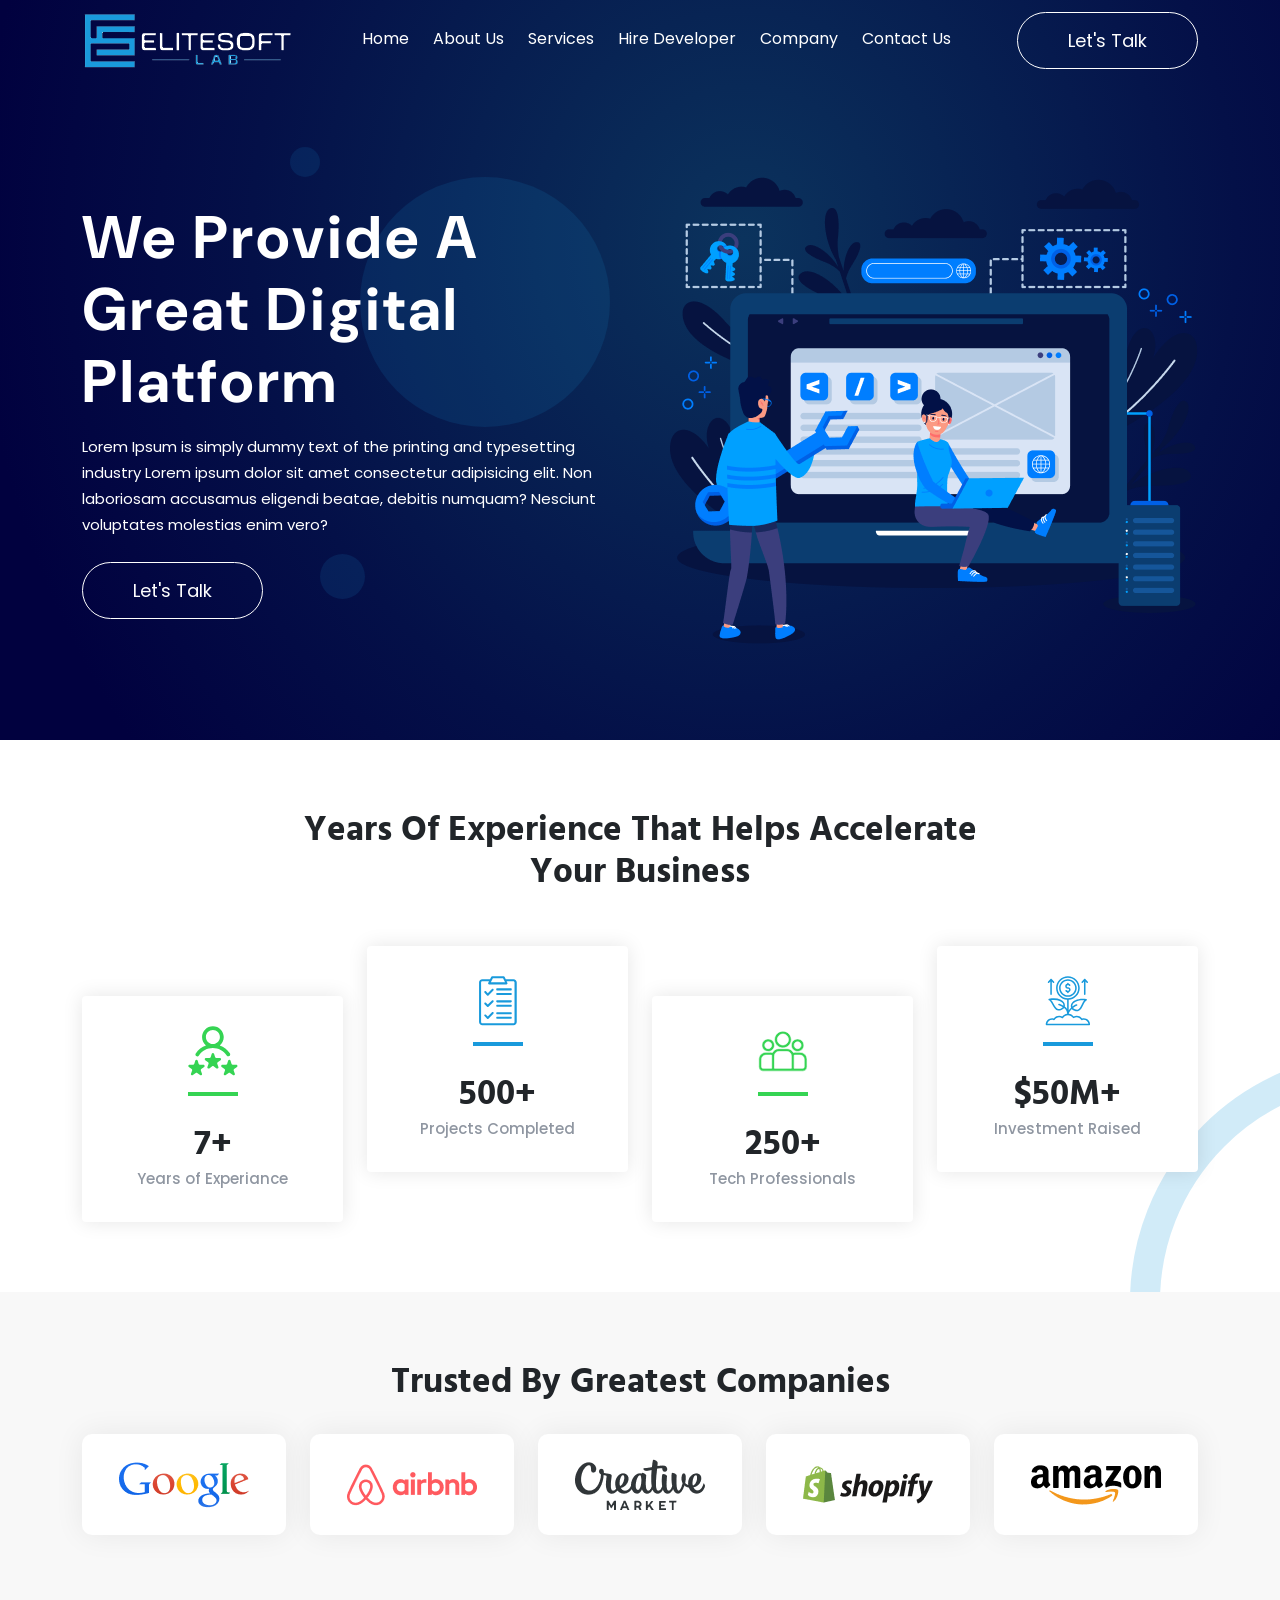
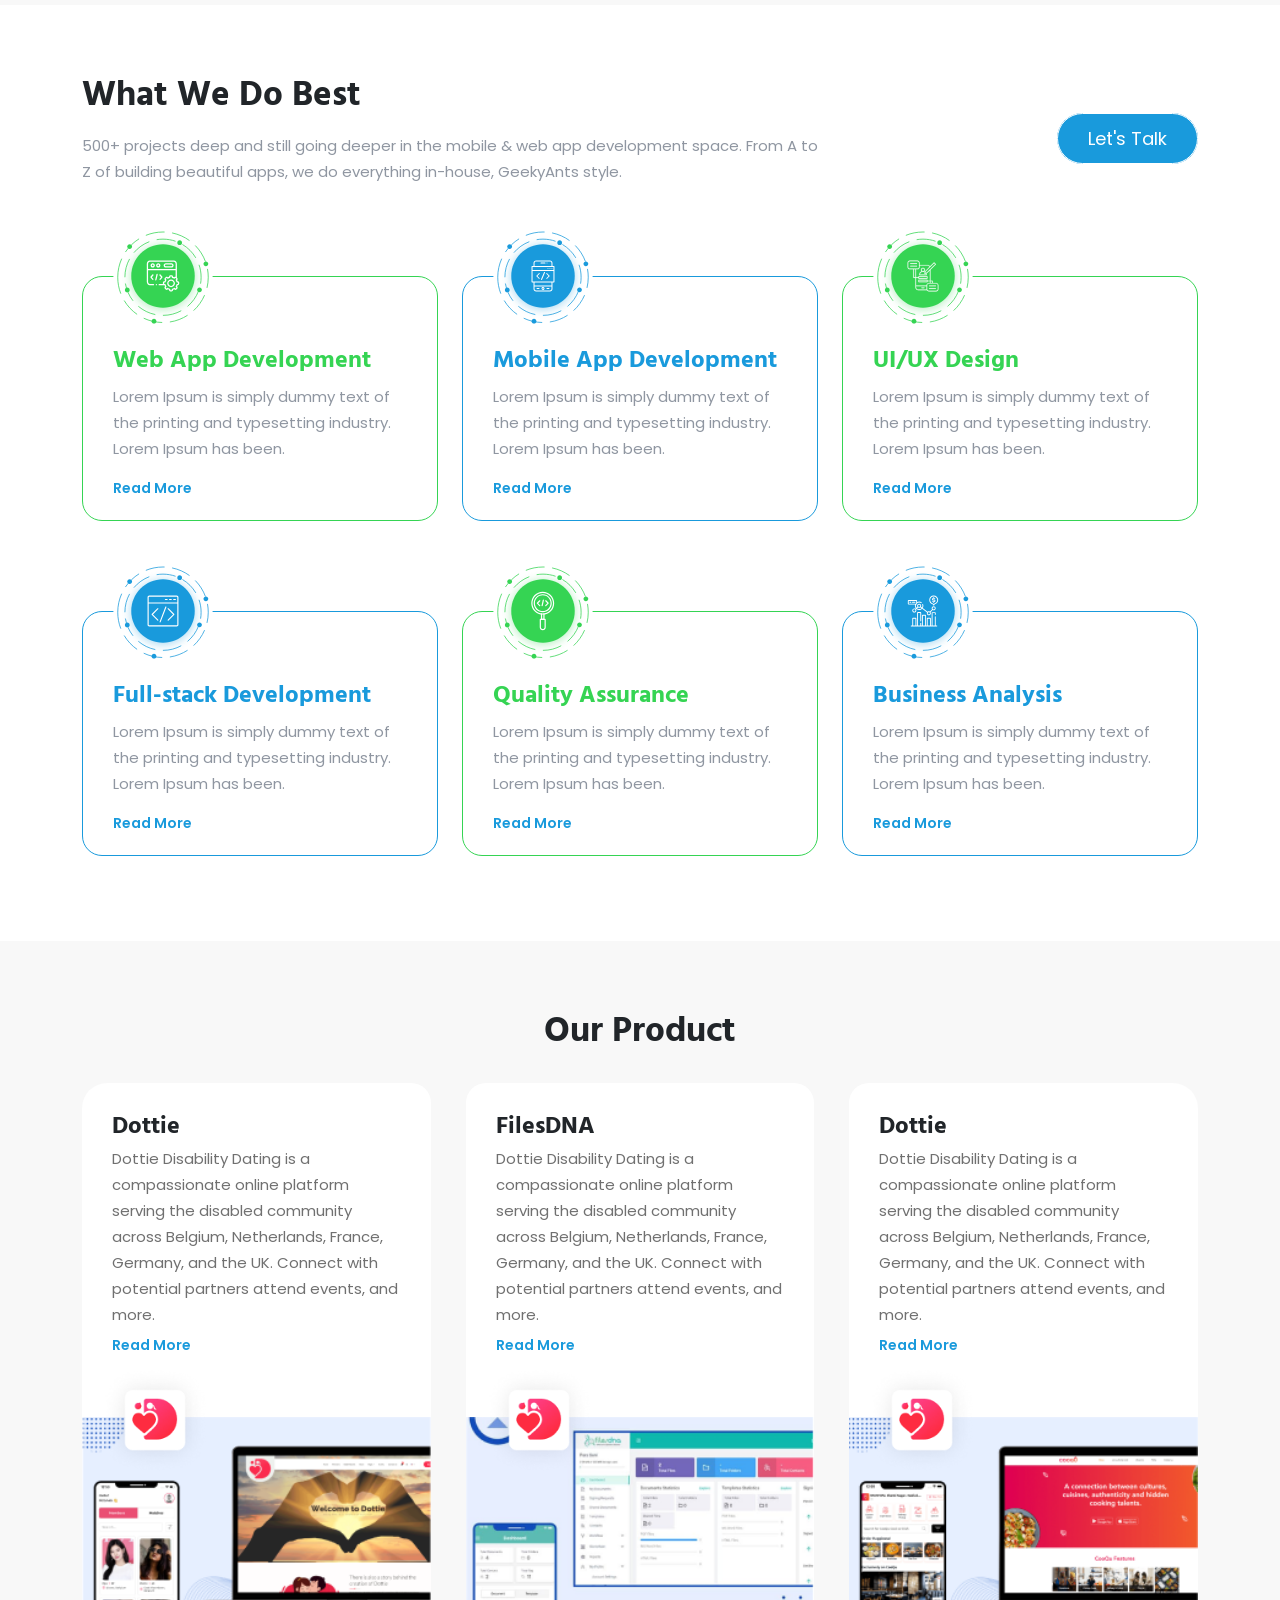
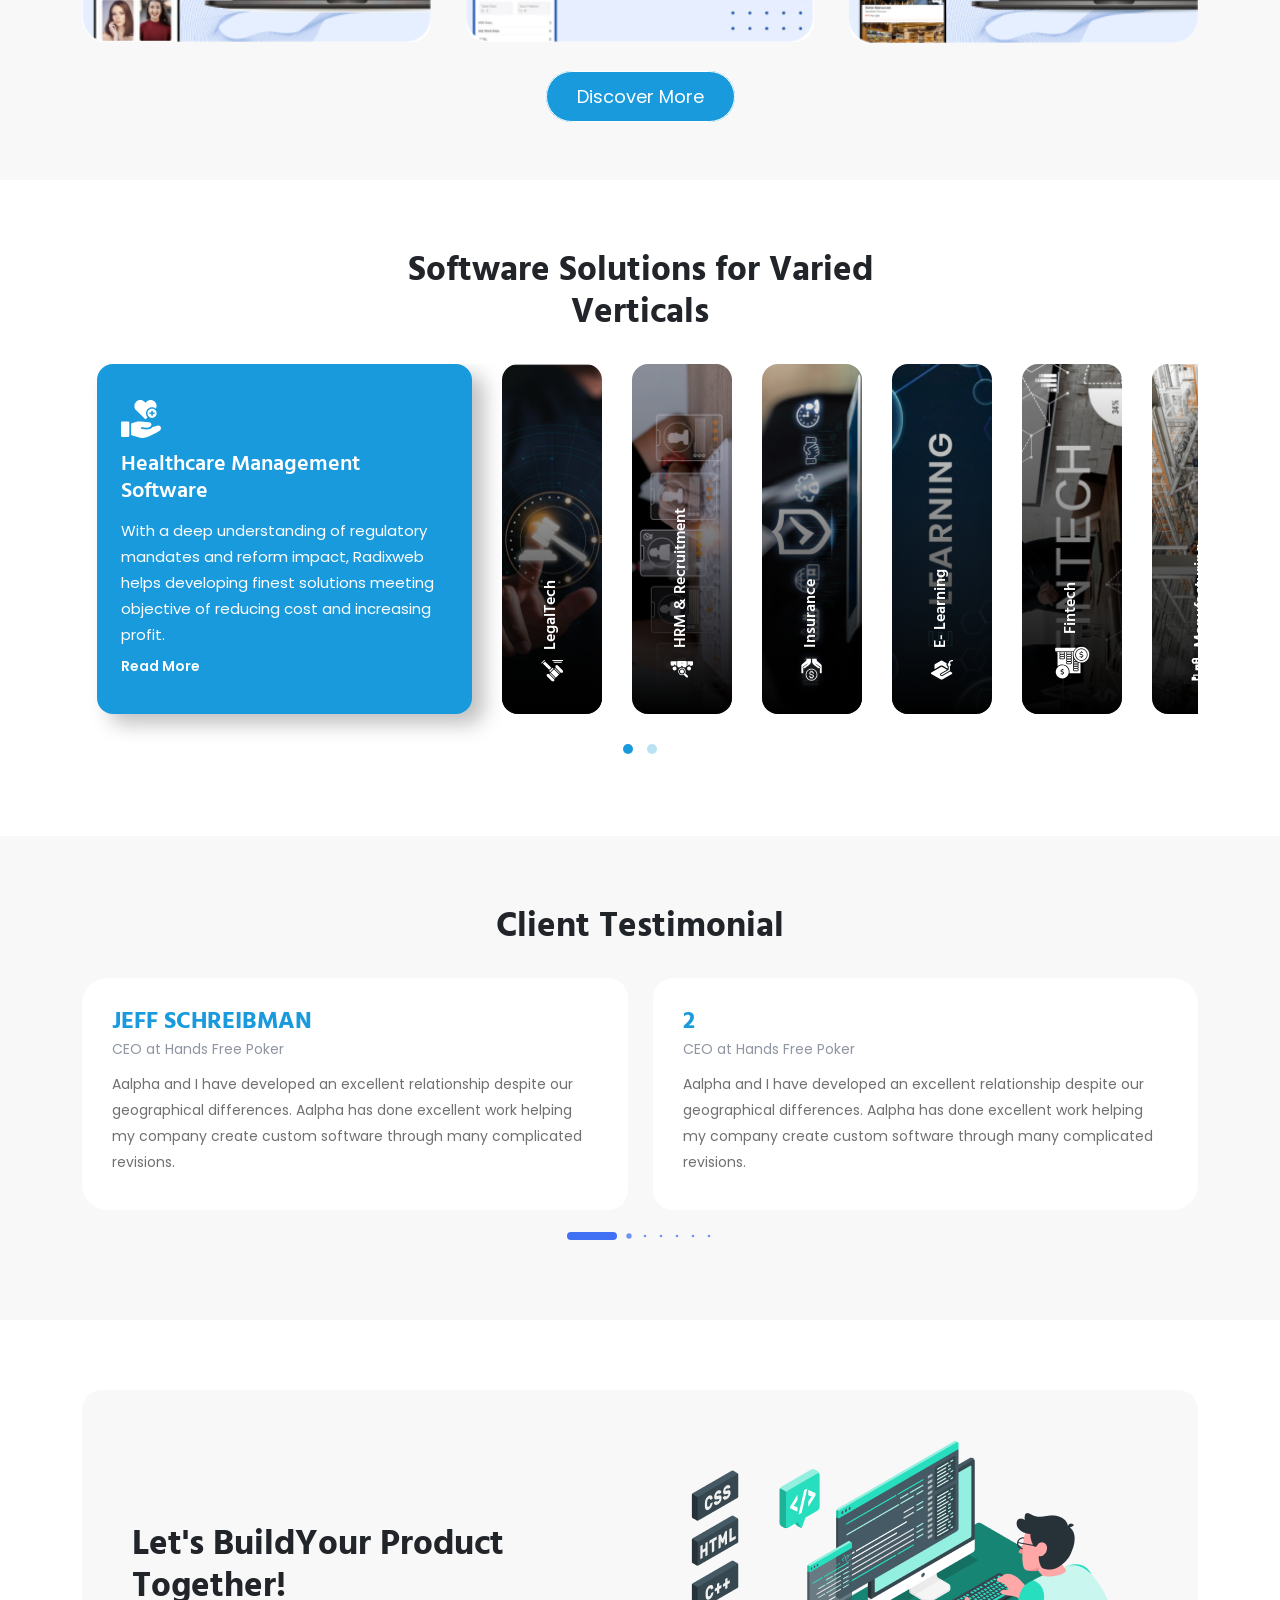
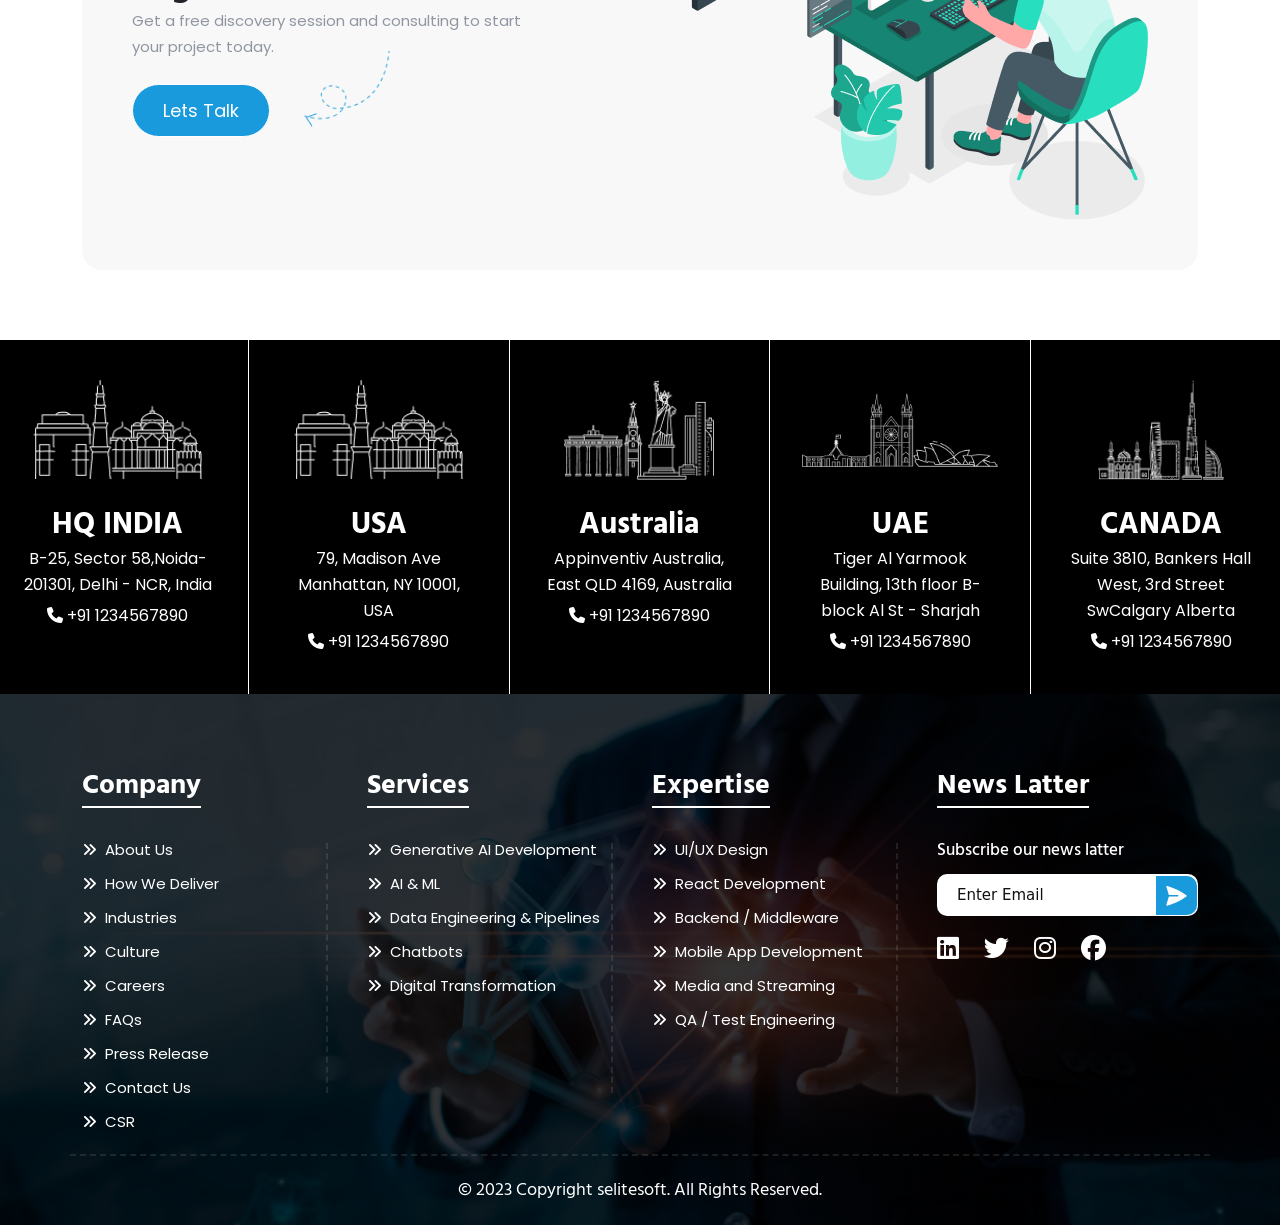
<file: index.html>
<!DOCTYPE html>
<html lang="en">

<head>
    <meta charset="UTF-8">
    <meta name="viewport" content="width=device-width, initial-scale=1.0">
    <title>home page</title>
    <!-- font-awesome style  -->
    <link rel="stylesheet" href="./assest/css/vendor/fontawsome-all.min.css">
    <!-- swiper-bundle -->
    <link rel="stylesheet" href="./assest/css/vendor/swiper-bundle.min.css">
    <!-- owal silder -->
    <link rel="stylesheet" href="./assest/css/vendor/owl.carousel.min.css">
    <link rel="stylesheet" href="./assest/css/vendor/owl.theme.default.css">
    <!-- wow animate -->
    <link rel="stylesheet" href="./assest/css/vendor/wow-animate.css">
    <!-- bootstrap style -->
    <link rel="stylesheet" href="./assest/css/vendor/bootstrap.min.css">
    <!-- coustm style -->
    <link rel="stylesheet" href="./assest/css/style.css">
    <!-- responsive style -->
    <link rel="stylesheet" href="./assest/css/responsive.css">
</head>

<body>
    <!--============ 
        header start
    ============-->
    <header id="navbar_id">
        <div class="container">
            <div class="navbar_menu d-flex justify-content-between align-items-center">
                <div class="logo">
                    <a href="index.html">
                        <img src="./assest/image/logo.png" alt="" class="img-fluid">
                    </a>
                </div>
                <ul class="menu d-flex align-items-center">
                    <li class="d-xl-none d-block">
                        <a href="#">
                            <div class="menu-brand">
                                <img src="./assest/image/logo.png" alt="" class="img-fluid">
                                <i class="fa-solid fa-xmark d-xl-none d-block close_btn"></i>
                            </div>
                        </a>
                    </li>
                    <li><a href="index.html">Home</a></li>
                    <li><a href="about.html">About Us</a></li>
                    <li><a href="services.html">Services</a></li>
                    <li><a href="#">Hire Developer</a></li>
                    <li><a href="company.html">Company</a></li>
                    <li><a href="contact.html">Contact Us</a></li>
                </ul>
                <div class="d-flex align-items-center">
                    <a href="#" class="main-btn  me-xl-0 me-4"> Let's Talk</a>
                    <div class="mobmenu_action d-xl-none d-block ">
                        <i class="fa-solid fa-bars text-white"></i>
                    </div>
                </div>
            </div>
        </div>
    </header>
    <!--========== 
        header end
    ==============-->

    <!--================== 
        home_content start
    ======================-->
    <section class="home_content d-flex align-items-center position-relative overflow-hidden ">
        <div class="container">
            <div class="row home_top_padding gy-4">
                <div class="col-lg-6 position-relative d-flex justify-content-center align-items-center flex-column">
                    <div class="text-start">
                        <h1 class="text-white">We Provide A Great Digital Platform</h1>
                        <p class="pt-3">Lorem Ipsum is simply dummy text of the printing and typesetting industry Lorem
                            ipsum dolor
                            sit amet consectetur adipisicing elit. Non laboriosam accusamus eligendi beatae, debitis
                            numquam? Nesciunt voluptates molestias enim vero?</p>
                        <a href="#" class="main-btn d-inline-block mt-4"> Let's Talk</a>
                    </div>
                    <div class="big-circul"></div>
                    
                    <div class="medium-circul"></div>
                    <div class="small-circul"></div>
                </div>
                <div class="col-lg-6 text-start text-lg-end order-first order-lg-last">
                    <img src="./assest/image/object-1.png" alt="" class="img-fluid">
                </div>
            </div>
        </div>
    </section>
    <!--================ 
        home_content end
    ====================-->

    <!--============== 
        business start
    ==================-->
    <section class="business padding-y-70 position-relative overflow-hidden ">
        <div class="container ">
            <div class="row">
                <div class="col-md-8 mx-auto text-center ">
                    <h2 class="title_padding_botoom">Years Of Experience That Helps Accelerate Your Business</h2>
                </div>
            </div>
            <div class="row mt-0 mt-lg-5  gy-4">
                <div class="col-lg-3  col-6 ">
                    <div class="card text-center h-100 wow bounceInUp" data-wow-duration="1.5s">
                        <div class="card_img position-relative h-100 border_green">
                            <img src="./assest/image/home-img/businessv-1.svg" alt="img"
                                class="img-fluid w-100 h-100 mx-auto ">
                        </div>
                        <div class="card-body pt-5 pb-0">
                            <h2>7+</h2>
                            <p>Years of Experiance</p>
                        </div>
                    </div>
                </div>
                <div class="col-lg-3  col-6  ">
                    <div class="card card_up text-center h-100 wow bounceInUp" data-wow-duration="2s">
                        <div class="card_img position-relative h-100">
                            <img src="./assest/image/home-img/businessv-3.svg" alt="img"
                                class="img-fluid w-100 h-100 mx-auto">
                        </div>
                        <div class="card-body pt-5 pb-0">
                            <h2>500+</h2>
                            <p>Projects Completed</p>
                        </div>
                    </div>
                </div>
                <div class="col-lg-3  col-6 ">
                    <div class="card text-center h-100 wow bounceInUp" data-wow-duration="2.5s">
                        <div class="card_img position-relative h-100 border_green">
                            <img src="./assest/image/home-img/businessv-4.svg" alt="img"
                                class="img-fluid w-100 h-100 mx-auto">
                        </div>
                        <div class="card-body pt-5 pb-0">
                            <h2>250+</h2>
                            <p>Tech Professionals</p>
                        </div>
                    </div>
                </div>
                <div class="col-lg-3  col-6 ">
                    <div class="card card_up text-center h-100 wow bounceInUp" data-wow-duration="3s">
                        <div class="card_img position-relative h-100">
                            <img src="./assest/image/home-img/businessv-2.svg" alt="img"
                                class="img-fluid w-100 h-100 mx-auto">
                        </div>
                        <div class="card-body pt-5 pb-0">
                            <h2>$50M+</h2>
                            <p>Investment Raised</p>
                        </div>
                    </div>
                </div>
            </div>
        </div>
        <div class="circle"></div>
    </section>
    <!--============== 
        business end
    ==================-->

    <!--======================= 
        trusted_companies start
    ===========================-->
    <section class="trusted_companies padding-y-70">
        <div class="container">
            <h2 class="text-center title_padding_botoom">Trusted By Greatest Companies</h2>
            <div class="row row-cols-lg-5 row-cols-md-3  row-cols-2  gy-4  justify-content-center">
                <div class="cols">
                    <div class="card d-flex justify-content-center align-items-center h-100">
                        <img src="./assest/image/home-img/compny-1.png" alt="compny-logo" class="img-fluid">
                    </div>
                </div>
                <div class="cols">
                    <div class="card d-flex justify-content-center align-items-center h-100">
                        <img src="./assest/image/home-img/compny-2.png" alt="compny-logo" class="img-fluid">
                    </div>
                </div>
                <div class="cols">
                    <div class="card d-flex justify-content-center align-items-center h-100">
                        <img src="./assest/image/home-img/compny-3.png" alt="compny-logo" class="img-fluid">
                    </div>
                </div>
                <div class="cols">
                    <div class="card d-flex justify-content-center align-items-center h-100">
                        <img src="./assest/image/home-img/compny-4.png" alt="compny-logo" class="img-fluid">
                    </div>
                </div>
                <div class="cols">
                    <div class="card d-flex justify-content-center align-items-center h-100">
                        <img src="./assest/image/home-img/compny-5.png" alt="compny-logo" class="img-fluid">
                    </div>
                </div>
            </div>
        </div>
    </section>
    <!--===================== 
        trusted_companies end
    =========================-->

    <!--=============== 
        what_best start
    ===================-->
    <section class="what_best padding-y-70">
        <div class="container">
            <div class="row align-items-center">
                <div class="col-md-8 text-center text-md-start">
                    <h2>What We Do Best</h2>
                    <p class="py-3">500+ projects deep and still going deeper in the mobile & web app development space.
                        From A to Z of building beautiful apps, we do everything in-house, GeekyAnts style.</p>
                </div>
                <div class="col-md-4 mt-3 mt-md-0 text-center text-md-end">
                    <a href="#" class="white_btn"> Let's Talk</a>
                </div>
            </div>
            <div class="row mt-3 mt-md-0">
                <div class="col-xl-4 col-lg-6 col-sm-6 d-flex justify-content-center flex-column">
                    <div class="card border-green h-100">
                        <img src="./assest/image/home-img/best-1.svg" alt="" class="img-fluid">
                        <div class="card-body ">
                            <h4 class="card-title text-center text-sm-start m-0">Web App Development</h4>
                            <p class="text-center text-sm-start my-2">Lorem Ipsum is simply dummy text of
                                the printing and typesetting industry.
                                Lorem Ipsum has been.</p>
                            <div class="text-center text-sm-start">
                                <a href="#" class="best-btn d-inline-block mt-2"> Read More</a>
                            </div>
                        </div>
                    </div>
                </div>
                <div class="col-xl-4 col-lg-6 col-sm-6 d-flex justify-content-center flex-column">
                    <div class="card h-100 border-blue">
                        <img src="./assest/image/home-img/best-2.svg" alt="" class="img-fluid">
                        <div class="card-body ">
                            <h4 class="card-title text-center text-sm-start m-0">Mobile App Development</h4>
                            <p class="text-center text-sm-start my-2">Lorem Ipsum is simply dummy text of
                                the printing and typesetting industry.
                                Lorem Ipsum has been.</p>
                            <div class="text-center text-sm-start">
                                <a href="#" class="best-btn d-inline-block mt-2"> Read More</a>
                            </div>
                        </div>
                    </div>
                </div>
                <div class="col-xl-4 col-lg-6 col-sm-6 d-flex justify-content-center flex-column">
                    <div class="card border-green h-100">
                        <img src="./assest/image/home-img/best-3.svg" alt="" class="img-fluid">
                        <div class="card-body">
                            <h4 class="card-title text-center text-sm-start m-0">UI/UX Design</h4>
                            <p class="text-center text-sm-start my-2">Lorem Ipsum is simply dummy text of
                                the printing and typesetting industry.
                                Lorem Ipsum has been.</p>
                            <div class="text-center text-sm-start">
                                <a href="#" class="best-btn d-inline-block mt-2"> Read More</a>
                            </div>
                        </div>
                    </div>
                </div>
                <div class="col-xl-4 col-lg-6 col-sm-6 d-flex justify-content-center flex-column">
                    <div class="card border-blue h-100">
                        <img src="./assest/image/home-img/best-4.svg" alt="" class="img-fluid">
                        <div class="card-body ">
                            <h4 class="card-title text-center text-sm-start m-0">Full-stack Development</h4>
                            <p class="text-center text-sm-start my-2">Lorem Ipsum is simply dummy text of
                                the printing and typesetting industry.
                                Lorem Ipsum has been.</p>
                            <div class="text-center text-sm-start">
                                <a href="#" class="best-btn d-inline-block mt-2"> Read More</a>
                            </div>
                        </div>
                    </div>
                </div>
                <div class="col-xl-4 col-lg-6 col-sm-6 d-flex justify-content-center flex-column">
                    <div class="card border-green h-100">
                        <img src="./assest/image/home-img/best-5.svg" alt="" class="img-fluid">
                        <div class="card-body ">
                            <h4 class="card-title text-center text-sm-start m-0">Quality Assurance</h4>
                            <p class="text-center text-sm-start my-2">Lorem Ipsum is simply dummy text of
                                the printing and typesetting industry.
                                Lorem Ipsum has been.</p>
                            <div class="text-center text-sm-start">
                                <a href="#" class="best-btn d-inline-block mt-2"> Read More</a>
                            </div>
                        </div>
                    </div>
                </div>
                <div class="col-xl-4 col-lg-6 col-sm-6 d-flex justify-content-center flex-column">
                    <div class="card border-blue h-100">
                        <img src="./assest/image/home-img/best-6.svg" alt="" class="img-fluid">
                        <div class="card-body">
                            <h4 class="card-title text-center text-sm-start m-0">Business Analysis</h4>
                            <p class="text-center text-sm-start my-2">Lorem Ipsum is simply dummy text of
                                the printing and typesetting industry.
                                Lorem Ipsum has been.</p>
                            <div class="text-center text-sm-start">
                                <a href="#" class="best-btn d-inline-block mt-2"> Read More</a>
                            </div>
                        </div>
                    </div>
                </div>
            </div>
        </div>
    </section>
    <!--=============== 
        what_best end
    ===================-->

    <!--================= 
        our-product start
    =====================-->
    <section class="our-product padding-y-70">
        <div class="container">
            <h2 class="text-center title_padding_botoom">Our Product</h2>
            <div class="row align-items-center swiper">
                <div class="swiper-button-prev swiper-navBtn d-flex justify-content-center align-items-center our_prev">
                </div>
                <div class="col-12">
                    <div class="slide-container ">
                        <div class="slide-content our_slide">
                            <div class="card-wrapper swiper-wrapper">
                                <div class="card swiper-slide">
                                    <div class="card-content">
                                        <h4>Dottie</h4>
                                        <p class="description">Dottie Disability Dating is a
                                            compassionate online platform
                                            serving the disabled community
                                            across Belgium, Netherlands,
                                            France, Germany, and the UK.
                                            Connect with potential partners
                                            attend events, and more.</p>
                                        <a href="#" class="best-btn"> Read More</a>
                                    </div>
                                    <div class="card-img-botoom">
                                        <img src="./assest/image/home-img/product-1.png" alt="" class="img-fluid w-100">
                                        <img src="./assest/image/home-img/product-4.png" alt="" class="vector">
                                    </div>
                                </div>
                                <div class="card swiper-slide">
                                    <div class="card-content">
                                        <h4>FilesDNA</h4>
                                        <p class="description">Dottie Disability Dating is a
                                            compassionate online platform
                                            serving the disabled community
                                            across Belgium, Netherlands,
                                            France, Germany, and the UK.
                                            Connect with potential partners
                                            attend events, and more.</p>
                                        <a href="#" class="best-btn"> Read More</a>
                                    </div>
                                    <div class="card-img-botoom ">
                                        <img src="./assest/image/home-img/product-3.png" alt="" class="img-fluid w-100">
                                        <img src="./assest/image/home-img/product-4.png" alt="" class="vector">
                                    </div>
                                </div>
                                <div class="card swiper-slide">
                                    <div class="card-content">
                                        <h4>Dottie</h4>
                                        <p class="description">Dottie Disability Dating is a
                                            compassionate online platform
                                            serving the disabled community
                                            across Belgium, Netherlands,
                                            France, Germany, and the UK.
                                            Connect with potential partners
                                            attend events, and more.</p>
                                        <a href="#" class="best-btn"> Read More</a>
                                    </div>
                                    <div class="card-img-botoom ">
                                        <img src="./assest/image/home-img/product-2.png" alt="" class="img-fluid w-100">
                                        <img src="./assest/image/home-img/product-4.png" alt="" class="vector">
                                    </div>
                                </div>
                                <div class="card swiper-slide">
                                    <div class="card-content">
                                        <h4>FilesDNA</h4>
                                        <p class="description">Dottie Disability Dating is a
                                            compassionate online platform
                                            serving the disabled community
                                            across Belgium, Netherlands,
                                            France, Germany, and the UK.
                                            Connect with potential partners
                                            attend events, and more.</p>
                                        <a href="#" class="best-btn"> Read More</a>
                                    </div>
                                    <div class="card-img-botoom ">
                                        <img src="./assest/image/home-img/product-1.png" alt="" class="img-fluid w-100">
                                        <img src="./assest/image/home-img/product-4.png" alt="" class="vector">
                                    </div>
                                </div>
                                <div class="card swiper-slide">
                                    <div class="card-content">
                                        <h4>Dottie</h4>
                                        <p class="description">Dottie Disability Dating is a
                                            compassionate online platform
                                            serving the disabled community
                                            across Belgium, Netherlands,
                                            France, Germany, and the UK.
                                            Connect with potential partners
                                            attend events, and more.</p>
                                        <a href="#" class="best-btn"> Read More</a>
                                    </div>
                                    <div class="card-img-botoom ">
                                        <img src="./assest/image/home-img/product-2.png" alt="" class="img-fluid w-100">
                                        <img src="./assest/image/home-img/product-4.png" alt="" class="vector">
                                    </div>
                                </div>
                            </div>
                        </div>
                    </div>
                </div>
                <div class="swiper-button-next swiper-navBtn d-flex justify-content-center align-items-center our_next">
                </div>
            </div>
            <div class="text-center">
                <a href="#" class="white_btn"> Discover More</a>
            </div>
        </div>
    </section>
    <!--=============== 
        our-product end
    ===================-->

    <!--============== 
        Software start
    ==================-->
    <section class="Software padding-y-70">
        <div class="container">
            <div class="row justify-content-center">
                <div class="col-md-10 col-lg-6 text-center">
                    <h2 class="title_padding_botoom">Software Solutions for Varied Verticals</h2>
                </div>
            </div>
            <div class="game-section">
                <div class="owl-carousel custom-carousel owl-theme">
                    <div class="item active">
                        <div class="item_after">
                            <img src="./assest/image/home-img/software-1.png" alt="img" class="item_bgimg">
                            <div class="item_heding">
                                <img src="./assest/image/home-img/software-svg-1.svg" alt="svg" class="item_logo">
                                <h3>Healthcare Management Software</h3>
                            </div>
                        </div>
                        <div class="item-desc">
                            <img src="./assest/image/home-img/software-svg-1.svg" alt="svg" class="item_logo">
                            <h3>Healthcare Management Software</h3>
                            <p>With a deep understanding of regulatory mandates and reform impact, Radixweb helps
                                developing
                                finest solutions meeting objective of reducing cost and increasing profit.</p>
                            <a href="#" class="best-btn d-inline-block mt-2"> Read More</a>
                        </div>
                    </div>
                    <div class="item">
                        <div class="item_after">
                            <img src="./assest/image/home-img/software-1.png" alt="img" class="item_bgimg">
                            <div class="item_heding">
                                <img src="./assest/image/home-img/software-svg-2.svg" alt="svg" class="item_logo">
                                <h3>LegalTech</h3>
                            </div>
                        </div>
                        <div class="item-desc">
                            <img src="./assest/image/home-img/software-svg-2.svg" alt="svg"
                                class="item_logo item_logo_roted">
                            <h3>LegalTech</h3>
                            <p>With a deep understanding of regulatory mandates and reform impact, Radixweb helps
                                developing
                                finest solutions meeting objective of reducing cost and increasing profit.</p>
                            <a href="#" class="best-btn d-inline-block mt-2"> Read More</a>

                        </div>
                    </div>
                    <div class="item">
                        <div class="item_after">
                            <img src="./assest/image/home-img/software-2.png" alt="img" class="item_bgimg">
                            <div class="item_heding">
                                <img src="./assest/image/home-img/software-svg-3.svg" alt="svg" class="item_logo">
                                <h3>HRM & Recruitment</h3>
                            </div>
                        </div>
                        <div class="item-desc">
                            <img src="./assest/image/home-img/software-svg-3.svg" alt="svg"
                                class="item_logo item_logo_roted">
                            <h3>HRM & Recruitment</h3>
                            <p>With a deep understanding of regulatory mandates and reform impact, Radixweb helps
                                developing
                                finest solutions meeting objective of reducing cost and increasing profit.</p>
                            <a href="#" class="best-btn d-inline-block mt-2"> Read More</a>

                        </div>
                    </div>
                    <div class="item">
                        <div class="item_after">
                            <img src="./assest/image/home-img/software-3.png" alt="img" class="item_bgimg">
                            <div class="item_heding">
                                <img src="./assest/image/home-img/software-svg-4.svg" alt="svg" class="item_logo">
                                <h3>Insurance</h3>
                            </div>
                        </div>
                        <div class="item-desc">
                            <img src="./assest/image/home-img/software-svg-4.svg" alt="svg"
                                class="item_logo item_logo_roted">
                            <h3>Insurance</h3>
                            <p>With a deep understanding of regulatory mandates and reform impact, Radixweb helps
                                developing
                                finest solutions meeting objective of reducing cost and increasing profit.</p>
                            <a href="#" class="best-btn d-inline-block mt-2"> Read More</a>
                        </div>
                    </div>
                    <div class="item">
                        <div class="item_after">
                            <img src="./assest/image/home-img/software-4.png" alt="img" class="item_bgimg">
                            <div class="item_heding">
                                <img src="./assest/image/home-img/software-svg-5.svg" alt="svg" class="item_logo">
                                <h3>E- Learning</h3>
                            </div>
                        </div>
                        <div class="item-desc">
                            <img src="./assest/image/home-img/software-svg-5.svg" alt="svg"
                                class="item_logo item_logo_roted">
                            <h3>E- Learning</h3>
                            <p>With a deep understanding of regulatory mandates and reform impact, Radixweb helps
                                developing
                                finest solutions meeting objective of reducing cost and increasing profit.</p>
                            <a href="#" class="best-btn d-inline-block mt-2"> Read More</a>

                        </div>
                    </div>
                    <div class="item">
                        <div class="item_after">
                            <img src="./assest/image/home-img/software-5.png" alt="img" class="item_bgimg">
                            <div class="item_heding">
                                <img src="./assest/image/home-img/software-svg-6.svg" alt="svg" class="item_logo">
                                <h3>Fintech</h3>
                            </div>
                        </div>
                        <div class="item-desc">
                            <img src="./assest/image/home-img/software-svg-6.svg" alt="svg"
                                class="item_logo item_logo_roted">
                            <h3>Fintech</h3>
                            <p>With a deep understanding of regulatory mandates and reform impact, Radixweb helps
                                developing
                                finest solutions meeting objective of reducing cost and increasing profit.</p>
                            <a href="#" class="best-btn d-inline-block mt-2"> Read More</a>

                        </div>
                    </div>
                    <div class="item">
                        <div class="item_after">
                            <img src="./assest/image/home-img/software-6.png" alt="img" class="item_bgimg">
                            <div class="item_heding">
                                <img src="./assest/image/home-img/software-svg-7.svg" alt="svg" class="item_logo">
                                <h3>Manufacturing</h3>
                            </div>
                        </div>
                        <div class="item-desc">
                            <img src="./assest/image/home-img/software-svg-7.svg" alt="svg"
                                class="item_logo item_logo_roted">
                            <h3>Manufacturing</h3>
                            <p>With a deep understanding of regulatory mandates and reform impact, Radixweb helps
                                developing
                                finest solutions meeting objective of reducing cost and increasing profit.</p>
                            <a href="#" class="best-btn d-inline-block mt-2"> Read More</a>
                        </div>
                    </div>
                    <div class="item">
                        <div class="item_after">
                            <img src="./assest/image/home-img/software-7.png" alt="img" class="item_bgimg">
                            <div class="item_heding">
                                <img src="./assest/image/home-img/software-svg-8.svg" alt="svg" class="item_logo">
                                <h3>Printing</h3>
                            </div>
                        </div>
                        <div class="item-desc">
                            <img src="./assest/image/home-img/software-svg-8.svg" alt="svg"
                                class="item_logo item_logo_roted">
                            <h3>Printing</h3>
                            <p>With a deep understanding of regulatory mandates and reform impact, Radixweb helps
                                developing
                                finest solutions meeting objective of reducing cost and increasing profit.</p>
                            <a href="#" class="best-btn d-inline-block mt-2"> Read More</a>
                        </div>
                    </div>

                </div>
            </div>
        </div>
    </section>
    <!--============== 
        Software end
    ==================-->

    <!--======================== 
        client-testimonial start
    ============================-->
    <section class="client-testimonial padding-y-70">
        <div class="container">
            <h2 class="text-center title_padding_botoom">Client Testimonial</h2>
            <div class="row align-items-center swiper">
                <div class="col-12">
                    <div class="slide-container">
                        <div class="slide-content client_slide overflow-hidden">
                            <div class="card-wrapper swiper-wrapper">
                                <div class="card swiper-slide">
                                    <div class="card-content">
                                        <h4>JEFF SCHREIBMAN</h4>
                                        <small>CEO at Hands Free Poker</small>
                                        <p class="description">Aalpha and I have developed an excellent relationship
                                            despite our geographical differences. Aalpha has done excellent work helping
                                            my company create custom software through many complicated revisions. </p>
                                    </div>
                                </div>
                                <div class="card swiper-slide">
                                    <div class="card-content">
                                        <h4>2</h4>
                                        <small>CEO at Hands Free Poker</small>
                                        <p class="description">Aalpha and I have developed an excellent relationship
                                            despite our geographical differences. Aalpha has done excellent work helping
                                            my company create custom software through many complicated revisions. </p>
                                    </div>
                                </div>
                                <div class="card swiper-slide">
                                    <div class="card-content">
                                        <h4>3</h4>
                                        <small>CEO at Hands Free Poker</small>
                                        <p class="description">Aalpha and I have developed an excellent relationship
                                            despite our geographical differences. Aalpha has done excellent work helping
                                            my company create custom software through many complicated revisions. </p>
                                    </div>
                                </div>
                                <div class="card swiper-slide">
                                    <div class="card-content">
                                        <h4>4</h4>
                                        <small>CEO at Hands Free Poker</small>
                                        <p class="description">Aalpha and I have developed an excellent relationship
                                            despite our geographical differences. Aalpha has done excellent work helping
                                            my company create custom software through many complicated revisions. </p>
                                    </div>
                                </div>
                                <div class="card swiper-slide">
                                    <div class="card-content">
                                        <h4>5</h4>
                                        <small>CEO at Hands Free Poker</small>
                                        <p class="description">Aalpha and I have developed an excellent relationship
                                            despite our geographical differences. Aalpha has done excellent work helping
                                            my company create custom software through many complicated revisions. </p>
                                    </div>
                                </div>
                                <div class="card swiper-slide">
                                    <div class="card-content">
                                        <h4>6</h4>
                                        <small>CEO at Hands Free Poker</small>
                                        <p class="description">Aalpha and I have developed an excellent relationship
                                            despite our geographical differences. Aalpha has done excellent work helping
                                            my company create custom software through many complicated revisions. </p>
                                    </div>
                                </div>
                                <div class="card swiper-slide">
                                    <div class="card-content">
                                        <h4>7</h4>
                                        <small>CEO at Hands Free Poker</small>
                                        <p class="description">Aalpha and I have developed an excellent relationship
                                            despite our geographical differences. Aalpha has done excellent work helping
                                            my company create custom software through many complicated revisions. </p>
                                    </div>
                                </div>
                                <div class="card swiper-slide">
                                    <div class="card-content">
                                        <h4>8</h4>
                                        <small>CEO at Hands Free Poker</small>
                                        <p class="description">Aalpha and I have developed an excellent relationship
                                            despite our geographical differences. Aalpha has done excellent work helping
                                            my company create custom software through many complicated revisions. </p>
                                    </div>
                                </div>
                            </div>
                        </div>
                    </div>
                </div>
                <div class="swiper-pagination"></div>
            </div>
        </div>
    </section>
    <!--====================== 
        client-testimonial end
    ==========================-->

    <!--=============== 
        buildYour start
    ===================-->
    <section class="buildYour padding-y-70 position-relative">
        <div class="container">
            <div class="row">
                <div class="col-12">
                    <div class="buildyour_bg">
                        <div class="row align-items-center gy-4">
                            <div class="col-lg-5 position-relative text-center text-lg-start">
                                <h2>Let's BuildYour Product Together!</h2>
                                <p>Get a free discovery session and consulting to start your project today.</p>
                                <a href="#" class="white_btn mt-4 d-inline-block"> Lets Talk</a>
                                <img src="./assest/image/home-img/buildYour-2.png" alt="image "
                                    class="building_erro d-none d-lg-block">
                            </div>
                            <div class="col-lg-7 text-center text-lg-end order-lg-last order-first wow pulse"
                                data-wow-iteration="3" data-wow-duration="0.15">
                                <img src="./assest/image/home-img/buildYour-1.png" alt="img che" class="img-fluid ">
                            </div>
                        </div>
                    </div>
                </div>
            </div>
        </div>
    </section>
    <!--============= 
        buildYour end
    =================-->

    <!--======================== 
        footer_top_section start    
    ============================-->
    <section class="footer_top_section p-0 m-0 overflow-hidden">
        <div class="row row-cols-xl-5  row-cols-md-3 row-cols-2">
            <div class="cols p-0">
                <div class="box text-center position-relative h-100">
                    <div class="box_bg_img">
                        <img src="./assest/image/home-img/footer-1.png" alt="" class="img-fluid">
                    </div>
                    <div class="box_content">
                        <img src="./assest/image/home-img/frame-4.png" alt="" class="img-fluid">
                        <h1 class="box_title mb-0">HQ INDIA</h1>
                        <p class="box_sub_title">B-25, Sector 58,Noida- 201301, Delhi - NCR, India</p>
                        <div class="box_contact"><span><i class="fa-solid fa-phone"></i></span> +91 1234567890
                        </div>
                    </div>
                </div>
            </div>
            <div class="cols p-0">
                <div class="box text-center position-relative h-100">
                    <div class="box_bg_img">
                        <img src="./assest/image/home-img/footer-1.png" alt="" class="img-fluid">
                    </div>
                    <div class="box_content">
                        <img src="./assest/image/home-img/frame-4.png" alt="" class="img-fluid">
                        <h1 class="box_title mb-0">USA</h1>
                        <p class="box_sub_title">79, Madison Ave Manhattan, NY 10001, USA</p>
                        <div class="box_contact "><span><i class="fa-solid fa-phone"></i></span> +91 1234567890
                        </div>
                    </div>
                </div>
            </div>
            <div class="cols p-0">
                <div class="box text-center position-relative h-100">
                    <div class="box_bg_img">
                        <img src="./assest/image/home-img/footer-1.png" alt="" class="img-fluid">
                    </div>
                    <div class="box_content">
                        <img src="./assest/image/home-img/frame-3.png" alt="" class="img-fluid">
                        <h1 class="box_title mb-0">Australia</h1>
                        <p class="box_sub_title">Appinventiv Australia, East QLD 4169, Australia</p>
                        <div class="box_contact "><span><i class="fa-solid fa-phone"></i></span> +91 1234567890
                        </div>
                    </div>
                </div>
            </div>
            <div class="cols p-0">
                <div class="box text-center position-relative h-100">
                    <div class="box_bg_img">
                        <img src="./assest/image/home-img/footer-1.png" alt="" class="img-fluid">
                    </div>
                    <div class="box_content">
                        <img src="./assest/image/home-img/frame-2.png" alt="" class="img-fluid">
                        <h1 class="box_title mb-0">UAE</h1>
                        <p class="box_sub_title">Tiger Al Yarmook Building, 13th floor B-block Al St - Sharjah</p>
                        <div class="box_contact "><span><i class="fa-solid fa-phone"></i></span> +91 1234567890
                        </div>
                    </div>
                </div>
            </div>
            <div class="cols p-0">
                <div class="box text-center position-relative h-100">
                    <div class="box_bg_img">
                        <img src="./assest/image/home-img/footer-1.png" alt="" class="img-fluid">
                    </div>
                    <div class="box_content">
                        <img src="./assest/image/home-img/frame-1.png" alt="" class="img-fluid">
                        <h1 class="box_title mb-0">CANADA</h1>
                        <p class="box_sub_title">Suite 3810, Bankers Hall West, 3rd Street SwCalgary Alberta</p>
                        <div class="box_contact "><span><i class="fa-solid fa-phone"></i></span> +91 1234567890
                        </div>
                    </div>
                </div>
            </div>
        </div>
    </section>
    <!--======================== 
        footer_top_section end    
    ============================-->

    <!--============ 
        footer start   
    ================-->
    <footer class="footer">
        <div class="container">
            <div class="row bottom_dashed">
                <div class="col-xl-3 col-sm-6">
                    <h3>Company</h3>
                    <ul class="footer_menu_list">
                        <li><a href="#"><i class="fa-solid fa-angles-right me-2"></i>About Us</a></li>
                        <li><a href="#"><i class="fa-solid fa-angles-right me-2"></i>How We Deliver</a></li>
                        <li><a href="#"><i class="fa-solid fa-angles-right me-2"></i>Industries</a></li>
                        <li><a href="#"><i class="fa-solid fa-angles-right me-2"></i>Culture</a></li>
                        <li><a href="#"><i class="fa-solid fa-angles-right me-2"></i>Careers</a></li>
                        <li><a href="#"><i class="fa-solid fa-angles-right me-2"></i>FAQs</a></li>
                        <li><a href="#"><i class="fa-solid fa-angles-right me-2"></i>Press Release</a></li>
                        <li><a href="#"><i class="fa-solid fa-angles-right me-2"></i>Contact Us</a></li>
                        <li><a href="#"><i class="fa-solid fa-angles-right me-2"></i>CSR</a></li>
                    </ul>
                </div>
                <div class="col-xl-3 col-sm-6">
                    <h3>Services</h3>
                    <ul class="footer_menu_list">
                        <li><a href="#"><i class="fa-solid fa-angles-right me-2"></i>Generative AI Development</a>
                        </li>
                        <li><a href="#"><i class="fa-solid fa-angles-right me-2"></i>AI & ML</a></li>
                        <li><a href="#"><i class="fa-solid fa-angles-right me-2"></i>Data Engineering &
                                Pipelines</a>
                        </li>
                        <li><a href="#"><i class="fa-solid fa-angles-right me-2"></i>Chatbots</a></li>
                        <li><a href="#"><i class="fa-solid fa-angles-right me-2"></i>Digital Transformation</a></li>
                    </ul>
                </div>
                <div class="col-xl-3 col-sm-6">
                    <h3>Expertise</h3>
                    <ul class="footer_menu_list">
                        <li><a href="#"><i class="fa-solid fa-angles-right me-2"></i>UI/UX Design</a></li>
                        <li><a href="#"><i class="fa-solid fa-angles-right me-2"></i>React Development</a></li>
                        <li><a href="#"><i class="fa-solid fa-angles-right me-2"></i>Backend / Middleware</a></li>
                        <li><a href="#"><i class="fa-solid fa-angles-right me-2"></i>Mobile App Development</a></li>
                        <li><a href="#"><i class="fa-solid fa-angles-right me-2"></i>Media and Streaming</a></li>
                        <li><a href="#"><i class="fa-solid fa-angles-right me-2"></i>QA / Test Engineering</a></li>
                    </ul>
                </div>
                <div class="col-xl-3 col-sm-6">
                    <h3>News Latter</h3>
                    <div class="news_content">
                        <p>Subscribe our news latter</p>
                        <div class="news_form">
                            <input type="text" placeholder="Enter Email">
                            <span class="news_input position-absolute d-flex   align-items-center"><img
                                    src="./assest/image/home-img/footer_svg-2.svg" alt=""></span>
                        </div>
                        <div class="news_icon">
                            <i class="fa-brands fa-linkedin"></i>
                            <i class="fa-brands fa-twitter"></i>
                            <i class="fa-brands fa-instagram"></i>
                            <i class="fa-brands fa-facebook"></i>
                        </div>
                    </div>
                </div>
            </div>
        </div>
        <h6 class="text-center text-white py-4 fw-normal">© 2023 Copyright selitesoft. All Rights Reserved.</h6>
    </footer>
    <!--========== 
        footer end   
    ==============-->
    <a class="scroll-top" href="#"><i class="fa-solid fa-angles-up"></i></a>
    <!-- jquery js -->
    <script src="./assest/js/vendor/jquery-3.7.1.js"></script>
    <!-- swiper js -->
    <script src="./assest/js/vendor/swiper-bundle.min.js"></script>
    <!-- software cdn -->
    <script src="./assest/js/vendor/owl.carousel.min.js"></script>
    <!-- wow animate -->
    <script src="./assest/js/vendor/wow.min.js"></script>
    <script>
        new WOW().init();
    </script>
    <!-- bootstrap js -->
    <script src="./assest/js/vendor/bootstrap.min.js"></script>
    <!-- <script src="./assest/js/vendor/bootstrap.bundle.js"></script> -->
    <!-- coustm js -->
    <script src="./assest/js/main.js"></script>

</body>

</html>
</file>
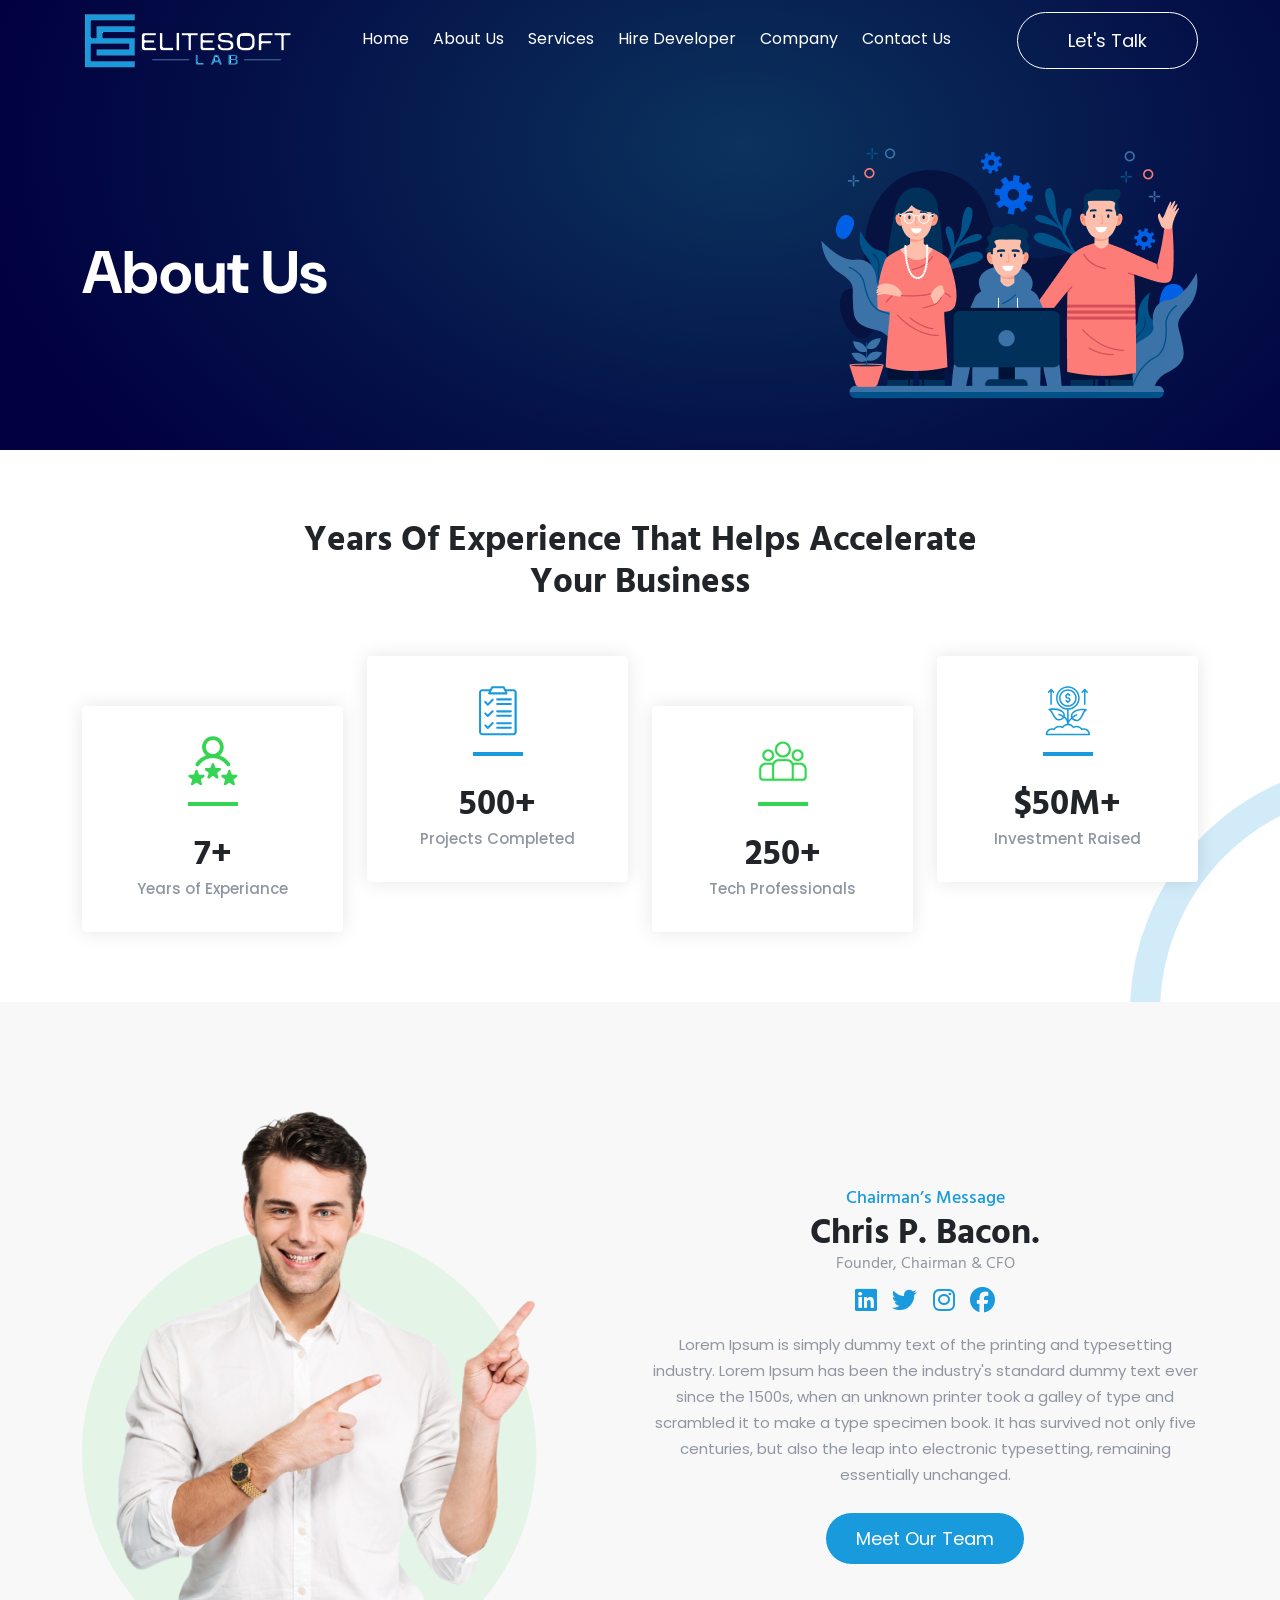
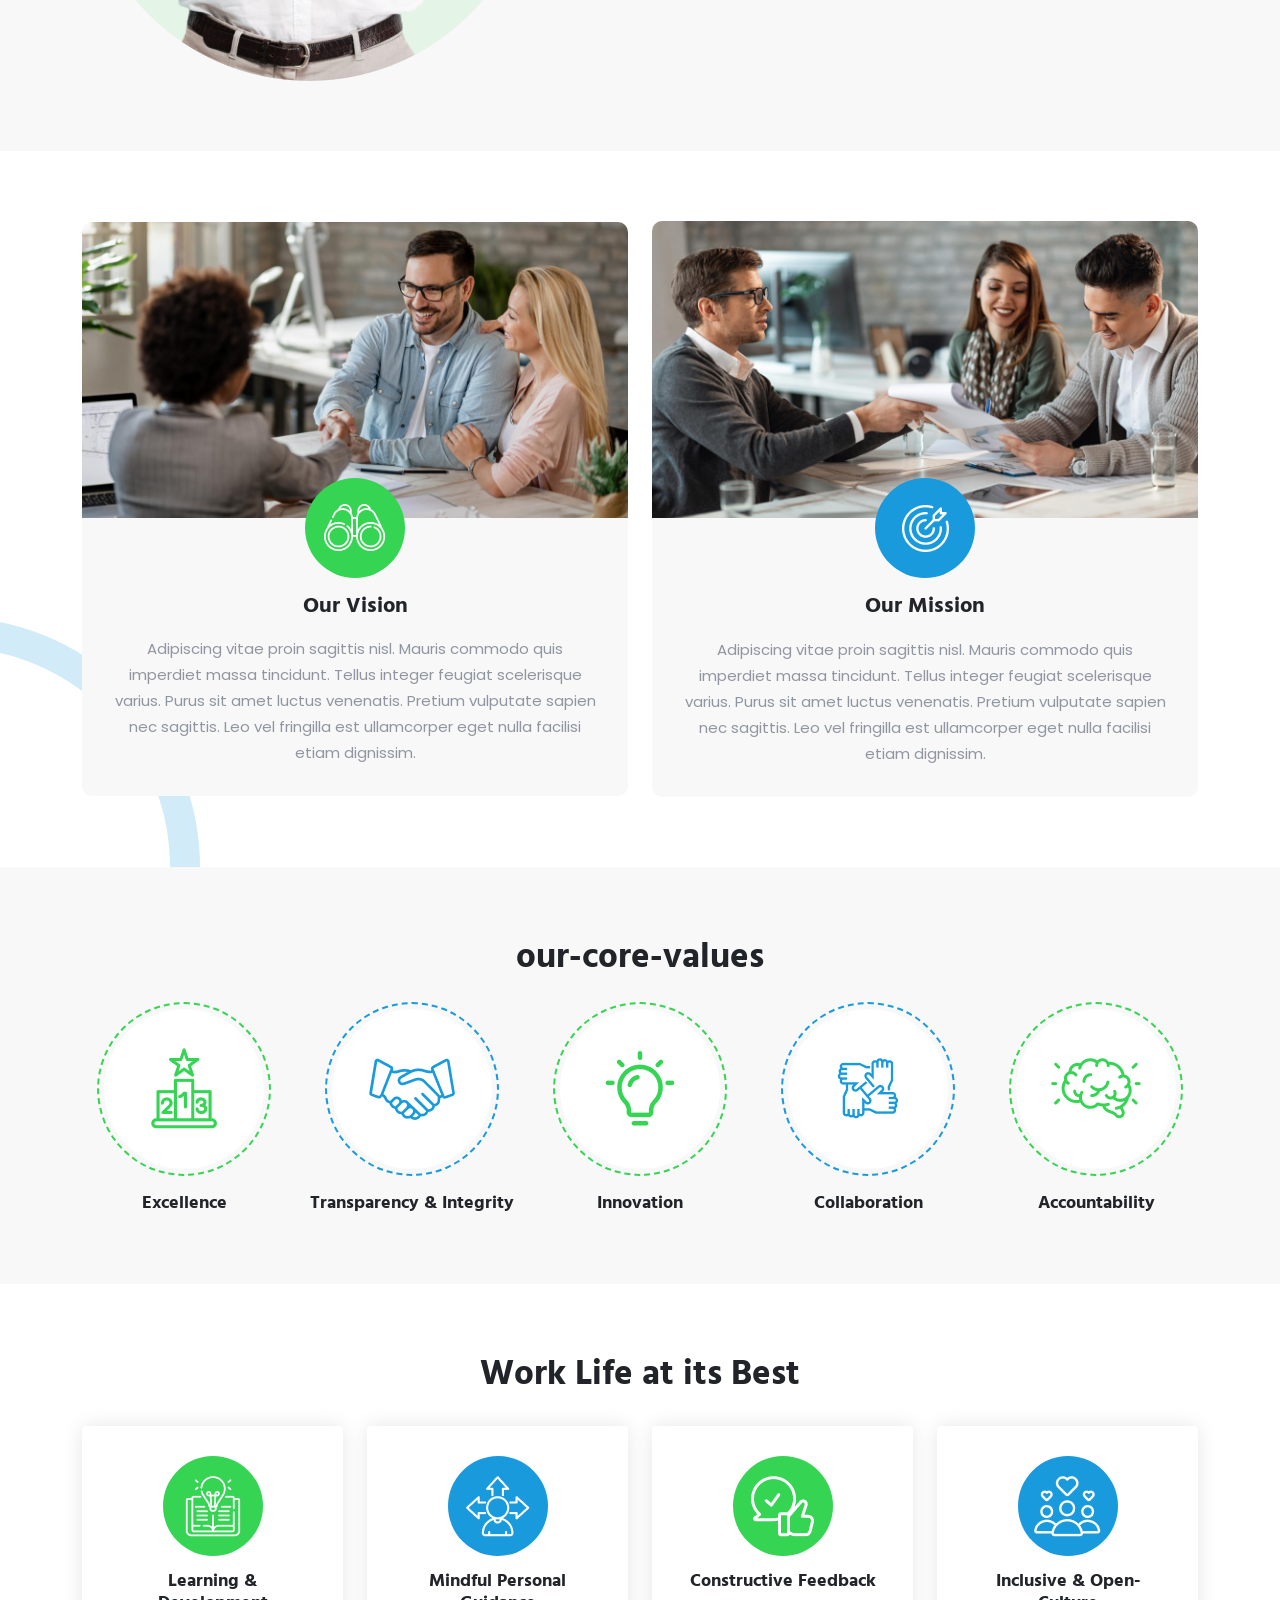
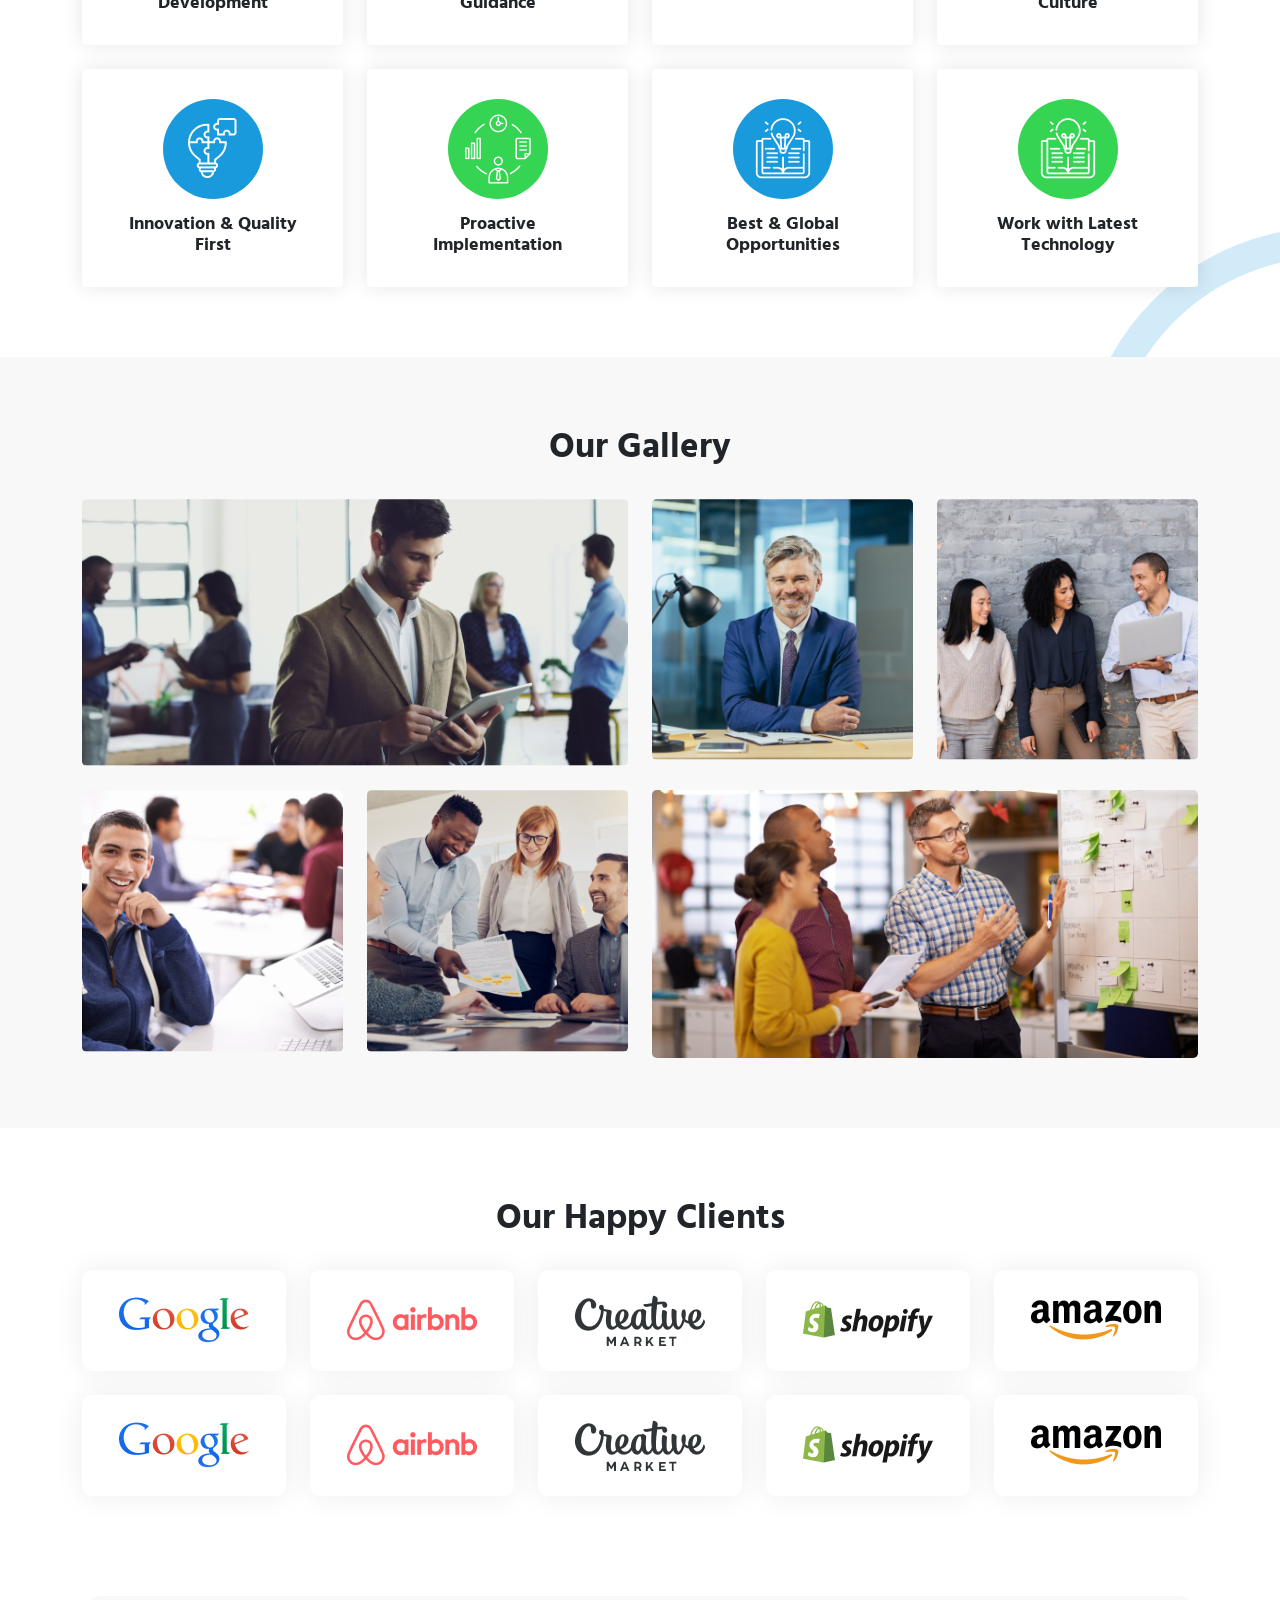
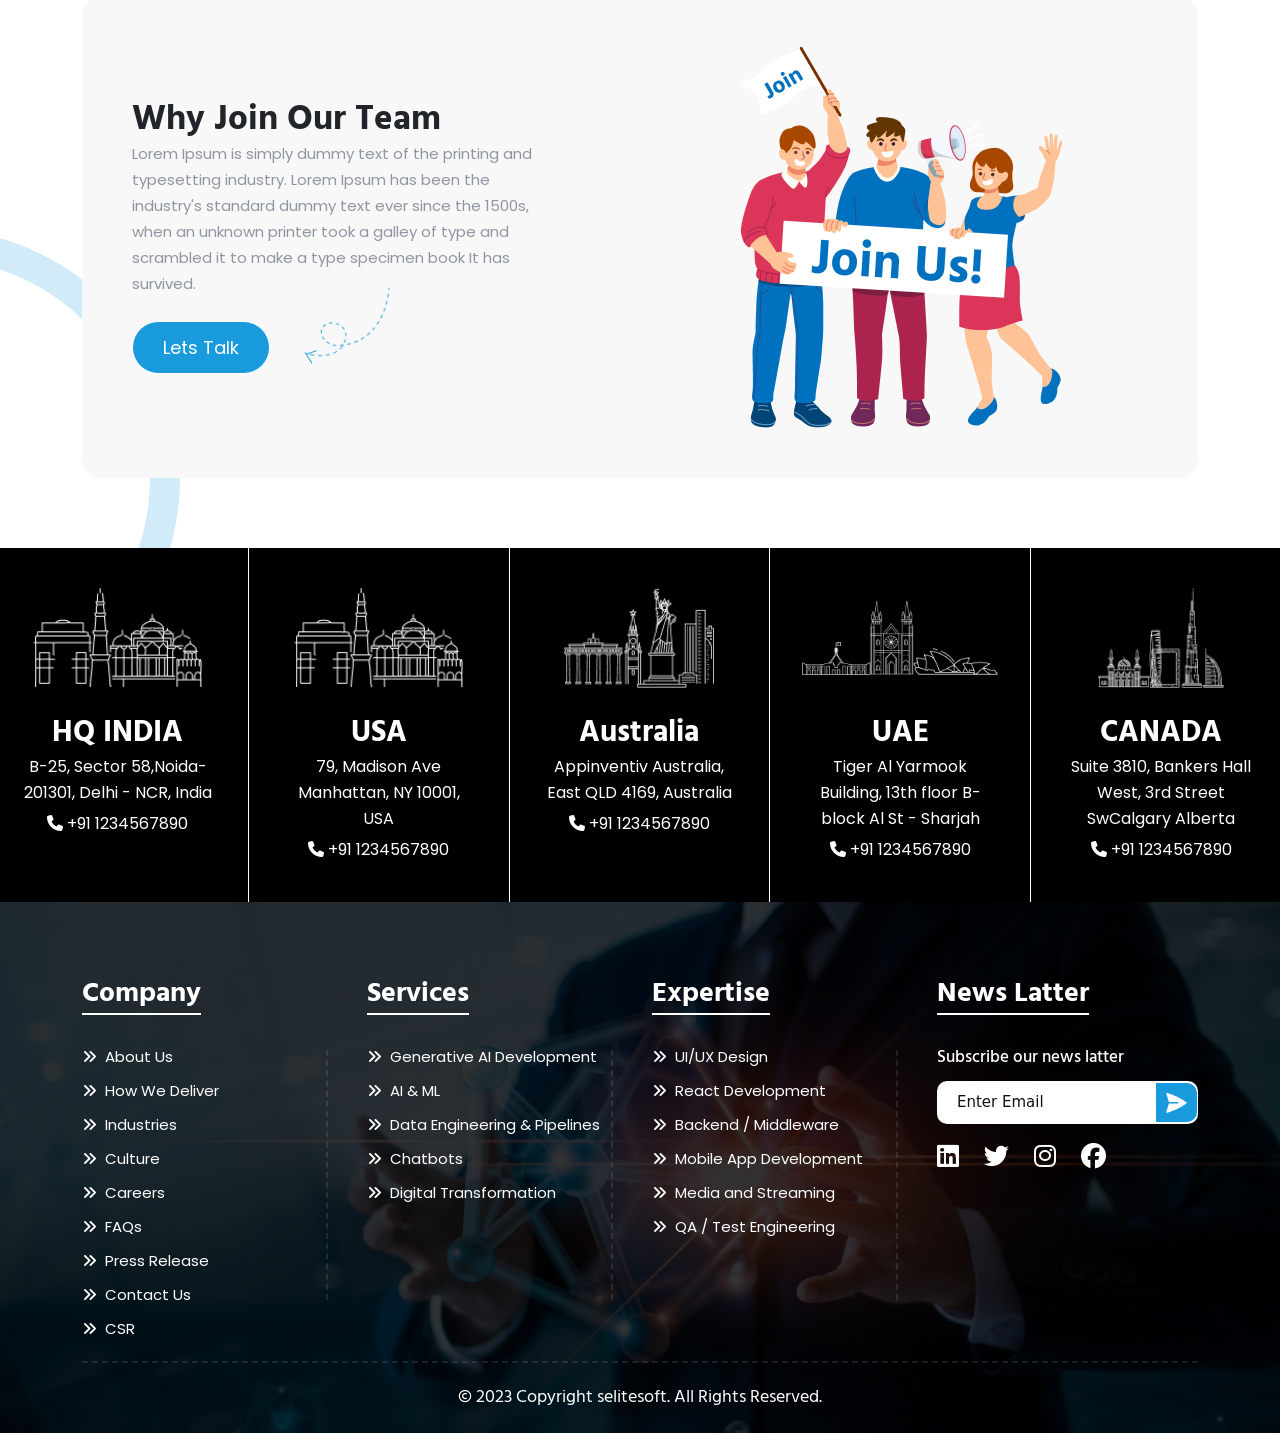
<file: about.html>
<!DOCTYPE html>
<html lang="en">

<head>
    <meta charset="UTF-8">
    <meta name="viewport" content="width=device-width, initial-scale=1.0">
    <title>about page</title>
    <!-- font-awesome style  -->
    <link rel="stylesheet" href="./assest/css/vendor/fontawsome-all.min.css">
    <!-- wow animate -->
    <link rel="stylesheet" href="./assest/css/vendor/wow-animate.css">
    <!-- fancybox -->
    <link rel="stylesheet" href="./assest/css/vendor/fancybox.css">
    <!-- <link rel="stylesheet" href="https://cdn.jsdelivr.net/npm/@fancyapps/ui@5.0/dist/fancybox/fancybox.css"> -->
    <!-- bootstrap style -->
    <link rel="stylesheet" href="./assest/css/vendor/bootstrap.min.css">
    <!-- coustm style -->
    <link rel="stylesheet" href="./assest/css/style.css">
    <!-- responsive style -->
    <link rel="stylesheet" href="./assest/css/responsive.css">

</head>

<body>
    <!--================== 
        header start
    ======================-->
    <header id="navbar_id">
        <div class="container">
            <div class="navbar_menu d-flex justify-content-between align-items-center">
                <div class="logo">
                    <a href="index.html">
                        <img src="./assest/image/logo.png" alt="" class="img-fluid">
                    </a>
                </div>
                <ul class="menu d-flex align-items-center">
                    <li class="d-xl-none d-block">
                        <a href="#">
                            <div class="menu-brand">
                                <img src="./assest/image/logo.png" alt="" class="img-fluid">
                                <i class="fa-solid fa-xmark d-xl-none d-block close_btn"></i>
                            </div>
                        </a>
                    </li>
                    <li><a href="index.html">Home</a></li>
                    <li><a href="about.html">About Us</a></li>
                    <li><a href="services.html">Services</a></li>
                    <li><a href="#">Hire Developer</a></li>
                    <li><a href="company.html">Company</a></li>
                    <li><a href="contact.html">Contact Us</a></li>
                </ul>
                <div class="d-flex align-items-center">
                    <a href="#" class="main-btn  me-xl-0 me-4"> Let's Talk</a>
                    <div class="mobmenu_action d-xl-none d-block ">
                        <i class="fa-solid fa-bars text-white"></i>
                    </div>
                </div>
            </div>
        </div>
    </header>
    <!--================== 
        header end
    ======================-->

    <!--================== 
        home_content start
    ======================-->
    <section class="cooman_height">
        <div class="container">
            <div class="row align-items-center mt-5 pt-0 pt-lg-5">
                <div class="col-sm-6 position-relative mt-4 mt-lg-0">
                    <h1 class="text-white text-center text-md-start">About Us</h1>
                </div>
                <div class="col-md-6 text-end  d-none d-md-block">
                    <img src="./assest/image/object-2.png" alt="" class="img-fluid cooman_object">
                </div>
            </div>
        </div>
    </section>
    <!--================== 
        home_content end
    ======================-->

    <!--================== 
        business start
    =====================-->
    <section class="business padding-y-70 position-relative overflow-hidden ">
        <div class="container ">
            <div class="row">
                <div class="col-md-8 mx-auto text-center title_padding_botoom">
                    <h2>Years Of Experience That Helps Accelerate Your Business</h2>
                </div>
            </div>
            <div class="row mt-0 mt-lg-5  gy-4">
                <div class="col-lg-3  col-6 ">
                    <div class="card text-center h-100 wow bounceInUp" data-wow-duration="1.5s">
                        <div class="card_img position-relative h-100 border_green">
                            <img src="./assest/image/home-img/businessv-1.svg" alt="img"
                                class="img-fluid w-100 h-100 mx-auto ">
                        </div>
                        <div class="card-body pt-5 pb-0">
                            <h2>7+</h2>
                            <p>Years of Experiance</p>
                        </div>
                    </div>
                </div>
                <div class="col-lg-3  col-6  ">
                    <div class="card card_up text-center h-100 wow bounceInUp" data-wow-duration="2s">
                        <div class="card_img position-relative h-100">
                            <img src="./assest/image/home-img/businessv-3.svg" alt="img"
                                class="img-fluid w-100 h-100 mx-auto">
                        </div>
                        <div class="card-body pt-5 pb-0">
                            <h2>500+</h2>
                            <p>Projects Completed</p>
                        </div>
                    </div>
                </div>
                <div class="col-lg-3  col-6 ">
                    <div class="card text-center h-100 wow bounceInUp" data-wow-duration="2.5s">
                        <div class="card_img position-relative h-100 border_green">
                            <img src="./assest/image/home-img/businessv-4.svg" alt="img"
                                class="img-fluid w-100 h-100 mx-auto">
                        </div>
                        <div class="card-body pt-5 pb-0">
                            <h2>250+</h2>
                            <p>Tech Professionals</p>
                        </div>
                    </div>
                </div>
                <div class="col-lg-3  col-6 ">
                    <div class="card card_up text-center h-100 wow bounceInUp" data-wow-duration="3s">
                        <div class="card_img position-relative h-100">
                            <img src="./assest/image/home-img/businessv-2.svg" alt="img"
                                class="img-fluid w-100 h-100 mx-auto">
                        </div>
                        <div class="card-body pt-5 pb-0">
                            <h2>$50M+</h2>
                            <p>Investment Raised</p>
                        </div>
                    </div>
                </div>
            </div>
        </div>
        <div class="circle"></div>
    </section>
    <!--================== 
        business end
    =====================-->

    <!--================== 
       meet-our-team start
    =====================-->
    <section class="meet-our-team padding-y-70">
        <div class="container">
            <div class="row align-items-center gy-4">
                <div class="col-md-6 text-center text-md-start">
                    <img src="./assest/image/about-img/about-2.png" alt="img che" class="boss-img">
                </div>
                <div class="col-md-6 text-center">
                    <div class="meet-our-team-title">
                        <h6>Chairman’s Message</h6>
                        <h2 class="py-1">Chris P. Bacon.</h2>
                        <h5>Founder, Chairman & CFO</h5>
                    </div>
                    <div class="meet-our-team-icone py-3">
                        <i class="fa-brands fa-linkedin"></i>
                        <i class="fa-brands fa-twitter"></i>
                        <i class="fa-brands fa-instagram"></i>
                        <i class="fa-brands fa-facebook"></i>
                    </div>
                    <div class="meet-our-team-content">
                        <p>Lorem Ipsum is simply dummy text of the printing and typesetting industry. Lorem Ipsum has
                            been the industry's standard dummy text ever since the 1500s, when an unknown printer took a
                            galley of type and scrambled it to make a type specimen book. It has survived not only five
                            centuries, but also the leap into electronic typesetting, remaining essentially unchanged.
                        </p>
                        <a href="#" class="white_btn mt-4 d-inline-block"> Meet Our Team</a>
                    </div>
                </div>
            </div>
        </div>
    </section>
    <!--================== 
       meet-our-team end
    =====================-->

    <!--================== 
        our-mission start   
    =====================-->
    <section class="our-mission padding-y-70">
        <div class="container">
            <div class="row align-items-center">
                <div class="col-md-6">
                    <div class="card text-center">
                        <img src="./assest/image/about-img/about-3.png" alt="" class="card-img-top">
                        <div class="card-body">
                            <div class="ring d-flex justify-content-center align-items-center mx-auto green">
                                <img src="./assest/image/about-img/about-svg-1 (2).png" alt=""
                                    class="img-fluid max_width_img">
                            </div>
                            <h5 class="my-3">Our Vision</h5>
                            <p>Adipiscing vitae proin sagittis nisl. Mauris commodo quis
                                imperdiet massa tincidunt. Tellus integer feugiat scelerisque varius. Purus sit amet
                                luctus venenatis. Pretium vulputate sapien nec sagittis. Leo vel fringilla est
                                ullamcorper eget nulla facilisi etiam dignissim.</p>
                        </div>
                    </div>
                </div>
                <div class="col-md-6">
                    <div class="card text-center mt-3 mt-md-0">
                        <img src="./assest/image/about-img/about-4.png" alt="" class="card-img-top">
                        <div class="card-body">
                            <div class="ring d-flex justify-content-center align-items-center mx-auto blue">
                                <img src="./assest/image/about-img/about-svg-1 (1).png" alt=""
                                    class="img-fluid max_width_img">
                            </div>
                            <h5 class="my-3">Our Mission</h5>
                            <p>Adipiscing vitae proin sagittis nisl. Mauris commodo quis
                                imperdiet massa tincidunt. Tellus integer feugiat scelerisque varius. Purus sit amet
                                luctus venenatis. Pretium vulputate sapien nec sagittis. Leo vel fringilla est
                                ullamcorper eget nulla facilisi etiam dignissim.</p>
                        </div>
                    </div>
                </div>
            </div>
        </div>
        <div class="circle"></div>
    </section>
    <!--================== 
        our-mission end   
    =====================-->

    <!--==================== 
        our-core-values start    
    =====================-->
    <section class="our-core-values padding-y-70 ">
        <div class="container">
            <h2 class="text-center title_padding_botoom">our-core-values</h2>
            <div class="row row-cols-xl-5 row-cols-lg-3 row-cols-2  gy-5 ">
                <div class="cols d-flex align-items-center flex-column">
                    <div
                        class="dotted-ring d-flex align-items-center justify-content-center rounded-circle border_dased_green_outline">
                        <img src="./assest/image/about-img/our-core-values_1.png" alt="img"
                            class="img-fluid max_width_img">
                    </div>
                    <h6 class="text-center mt-4">Excellence</h6>
                </div>
                <div class="cols d-flex align-items-center flex-column ">
                    <div
                        class="dotted-ring d-flex align-items-center justify-content-center rounded-circle border_dased_blue_outline">
                        <img src="./assest/image/about-img/our-core-values_2.png" alt="img"
                            class="img-fluid max_width_img">
                    </div>
                    <h6 class="text-center mt-4">Transparency & Integrity</h6>
                </div>
                <div class="cols d-flex align-items-center flex-column ">
                    <div
                        class="dotted-ring d-flex align-items-center justify-content-center rounded-circle border_dased_green_outline">
                        <img src="./assest/image/about-img/our-core-values_3.png" alt="img"
                            class="img-fluid max_width_img">
                    </div>
                    <h6 class="text-center mt-4">Innovation</h6>
                </div>
                <div class="cols d-flex align-items-center flex-column ">
                    <div
                        class="dotted-ring d-flex align-items-center justify-content-center rounded-circle border_dased_blue_outline">
                        <img src="./assest/image/about-img/our-core-values_4.png" alt="img"
                            class="img-fluid max_width_img">
                    </div>
                    <h6 class="text-center mt-4">Collaboration</h6>
                </div>
                <div class="cols d-flex align-items-center flex-column ">
                    <div
                        class="dotted-ring d-flex align-items-center justify-content-center rounded-circle border_dased_green_outline">
                        <img src="./assest/image/about-img/our-core-values_5.png" alt="img"
                            class="img-fluid max_width_img">
                    </div>
                    <h6 class="text-center mt-4">Accountability</h6>
                </div>
            </div>
        </div>
    </section>
    <!--==================== 
        our-core-values end    
    =====================-->

    <!--==================== 
        work-life-best start    
    =====================-->
    <section class="work-life-best padding-y-70 position-relative overflow-hidden">
        <div class="container">
            <h2 class="text-center title_padding_botoom">Work Life at its Best</h2>
            <div class="row gy-4">
                <div class="col-lg-3 col-md-4 col-6">
                    <div class="card">
                        <div
                            class="work-circle green d-flex align-items-center justify-content-center rounded-circle mx-auto">
                            <img src="./assest/image/about-img/Group 105385.png" alt="" class="max_width_img img-fluid">
                        </div>
                        <h6 class="text-center">Learning & Development</h6>
                    </div>
                </div>
                <div class="col-lg-3 col-md-4 col-6">
                    <div class="card">
                        <div
                            class="work-circle blue d-flex align-items-center justify-content-center rounded-circle mx-auto">
                            <img src="./assest/image/about-img/Group 105386.png" alt="" class="max_width_img img-fluid">
                        </div>
                        <h6 class="text-center">Mindful Personal Guidance</h6>
                    </div>
                </div>
                <div class="col-lg-3 col-md-4 col-6">
                    <div class="card">
                        <div
                            class="work-circle green d-flex align-items-center justify-content-center rounded-circle mx-auto">
                            <img src="./assest/image/about-img/Group 105387.png" alt="" class="max_width_img img-fluid">
                        </div>
                        <h6 class="text-center">Constructive Feedback</h6>
                    </div>
                </div>
                <div class="col-lg-3 col-md-4 col-6">
                    <div class="card">
                        <div
                            class="work-circle blue d-flex align-items-center justify-content-center rounded-circle mx-auto">
                            <img src="./assest/image/about-img/Group 105388.png" alt="" class="max_width_img img-fluid">
                        </div>
                        <h6 class="text-center">Inclusive & Open-Culture</h6>
                    </div>
                </div>
                <div class="col-lg-3 col-md-4 col-6">
                    <div class="card">
                        <div
                            class="work-circle blue d-flex align-items-center justify-content-center rounded-circle mx-auto">
                            <img src="./assest/image/about-img/Group 105389.png" alt="" class="max_width_img img-fluid">
                        </div>
                        <h6 class="text-center">Innovation & Quality First</h6>
                    </div>
                </div>
                <div class="col-lg-3 col-md-4 col-6">
                    <div class="card">
                        <div
                            class="work-circle green d-flex align-items-center justify-content-center rounded-circle mx-auto">
                            <img src="./assest/image/about-img/Group 105390.png" alt="" class="max_width_img img-fluid">
                        </div>
                        <h6 class="text-center">Proactive Implementation</h6>
                    </div>
                </div>
                <div class="col-lg-3 col-md-4 col-6">
                    <div class="card">
                        <div
                            class="work-circle blue d-flex align-items-center justify-content-center rounded-circle mx-auto">
                            <img src="./assest/image/about-img/Group 105385.png" alt="" class="max_width_img img-fluid">
                        </div>
                        <h6 class="text-center">Best & Global Opportunities</h6>
                    </div>
                </div>
                <div class="col-lg-3 col-md-4 col-6">
                    <div class="card">
                        <div
                            class="work-circle green d-flex align-items-center justify-content-center rounded-circle mx-auto">
                            <img src="./assest/image/about-img/Group 105385.png" alt="" class="max_width_img img-fluid">
                        </div>
                        <h6 class="text-center">Work with
                            Latest Technology</h6>
                    </div>
                </div>
            </div>
        </div>
        <div class="circle"></div>
    </section>
    <!--==================== 
        work-life-best end    
    =====================-->

    <!--================== 
        our-galery start   
    =====================-->
    <section class="our-galery padding-y-70 ">
        <div class="container">
            <h2 class="text-center title_padding_botoom">Our Gallery</h2>
            <div class="row gy-4">
                <div class="col-md-6 col-sm-12  order-md-0 order-sm-0 order-0 ">
                    <a href="./assest/image/about-img/our-gallery-1.png" data-fancybox="gallery">
                        <img src="./assest/image/about-img/our-gallery-1.png" alt="img"
                            class="img-fluid rounded-3 w-100">
                    </a>
                </div>
                <div class="col-md-6 col-sm-12 order-md-1 order-sm-1  order-1">
                    <div class="row">
                        <div class="col-6">
                            <a href="./assest/image/about-img/our-gallery-2.png" data-fancybox="gallery">
                                <img src="./assest/image/about-img/our-gallery-2.png" alt="img"
                                    class="img-fluid rounded-3 w-100">
                            </a>
                        </div>
                        <div class="col-6">
                            <a href="./assest/image/about-img/our-gallery-3.png" data-fancybox="gallery">
                                <img src="./assest/image/about-img/our-gallery-3.png" alt="img"
                                    class="img-fluid rounded-3 w-100">
                            </a>
                        </div>
                    </div>
                </div>
                <div class="col-md-6 col-sm-12  order-md-2 order-sm-3 order-3 ">
                    <div class="row">
                        <div class="col-6">
                            <a href="./assest/image/about-img/our-gallery-4.png" data-fancybox="gallery">
                                <img src="./assest/image/about-img/our-gallery-4.png" alt="img"
                                    class="img-fluid rounded-3 w-100">
                            </a>
                        </div>
                        <div class="col-6">
                            <a href="./assest/image/about-img/our-gallery-5.png" data-fancybox="gallery">
                                <img src="./assest/image/about-img/our-gallery-5.png" alt="img"
                                    class="img-fluid rounded-3 w-100">
                            </a>
                        </div>
                    </div>
                </div>
                <div class="col-md-6 col-sm-12 order-md-3 order-sm-2  order-2">
                    <a href="./assest/image/about-img/our-gallery-6.png" data-fancybox="gallery">
                        <img src="./assest/image/about-img/our-gallery-6.png" alt="img"
                            class="img-fluid rounded-3 w-100">
                    </a>
                </div>
            </div>
        </div>
    </section>
    <!--================== 
        our-galery end   
    =====================-->

    <!--======================= 
        our-happy-clients start
    ========================-->
    <section class="our-happy-clients trusted_companies padding-y-70 position-relative overflow-hidden">
        <div class="container">
            <h2 class="text-center title_padding_botoom">Our Happy Clients</h2>
            <div class="row row-cols-lg-5 row-cols-md-4 row-cols-sm-3 row-cols-2  gy-4">
                <div class="cols">
                    <div class="card d-flex justify-content-center align-items-center h-100">
                        <img src="./assest/image/home-img/compny-1.png" alt="compny-logo" class="img-fluid">
                    </div>
                </div>
                <div class="cols">
                    <div class="card d-flex justify-content-center align-items-center h-100">
                        <img src="./assest/image/home-img/compny-2.png" alt="compny-logo" class="img-fluid">
                    </div>
                </div>
                <div class="cols">
                    <div class="card d-flex justify-content-center align-items-center h-100">
                        <img src="./assest/image/home-img/compny-3.png" alt="compny-logo" class="img-fluid">
                    </div>
                </div>
                <div class="cols">
                    <div class="card d-flex justify-content-center align-items-center h-100">
                        <img src="./assest/image/home-img/compny-4.png" alt="compny-logo" class="img-fluid">
                    </div>
                </div>
                <div class="cols">
                    <div class="card d-flex justify-content-center align-items-center h-100">
                        <img src="./assest/image/home-img/compny-5.png" alt="compny-logo" class="img-fluid">
                    </div>
                </div>
                <div class="cols">
                    <div class="card d-flex justify-content-center align-items-center h-100">
                        <img src="./assest/image/home-img/compny-1.png" alt="compny-logo" class="img-fluid">
                    </div>
                </div>
                <div class="cols">
                    <div class="card d-flex justify-content-center align-items-center h-100">
                        <img src="./assest/image/home-img/compny-2.png" alt="compny-logo" class="img-fluid">
                    </div>
                </div>
                <div class="cols">
                    <div class="card d-flex justify-content-center align-items-center h-100">
                        <img src="./assest/image/home-img/compny-3.png" alt="compny-logo" class="img-fluid">
                    </div>
                </div>
                <div class="cols">
                    <div class="card d-flex justify-content-center align-items-center h-100">
                        <img src="./assest/image/home-img/compny-4.png" alt="compny-logo" class="img-fluid">
                    </div>
                </div>
                <div class="cols">
                    <div class="card d-flex justify-content-center align-items-center h-100">
                        <img src="./assest/image/home-img/compny-5.png" alt="compny-logo" class="img-fluid">
                    </div>
                </div>
            </div>

            <div class="why-joint-our-team position-relative">
                <div class="row justify-content-between align-items-center">
                    <div class="col-lg-5 col-md-12 position-relative mt-4 my-lg-0 text-center text-lg-start">
                        <h2>Why Join Our Team</h2>
                        <p>Lorem Ipsum is simply dummy text of the printing and typesetting industry.
                            Lorem Ipsum has been the industry's standard dummy text ever since the
                            1500s, when an unknown printer took a galley of type and scrambled it to
                            make a type specimen book It has survived.</p>
                        <a href="#" class="white_btn mt-4 d-inline-block"> Lets Talk</a>
                        <img src="./assest/image/home-img/buildYour-2.png" alt="image "
                            class="building_erro d-none d-lg-block">
                    </div>
                    <div class="col-lg-6 col-md-12 text-center order-lg-last order-first">
                        <img src="./assest/image/about-img/our-happy.png" alt="img che" class="img-fluid ">
                    </div>
                </div>
            </div>
        </div>
        <div class="circle"></div>
    </section>
    <!--======================= 
        our-happy-clients end
    ========================-->


    <!--======================== 
        footer_top_section start    
    ============================-->
    <section class="footer_top_section p-0 m-0 overflow-hidden">
        <div class="row row-cols-xl-5  row-cols-md-3 row-cols-2">
            <div class="cols p-0">
                <div class="box text-center position-relative h-100">
                    <div class="box_bg_img">
                        <img src="./assest/image/home-img/footer-1.png" alt="" class="img-fluid">
                    </div>
                    <div class="box_content">
                        <img src="./assest/image/home-img/frame-4.png" alt="" class="img-fluid">
                        <h1 class="box_title mb-0">HQ INDIA</h1>
                        <p class="box_sub_title">B-25, Sector 58,Noida- 201301, Delhi - NCR, India</p>
                        <div class="box_contact"><span><i class="fa-solid fa-phone"></i></span> +91 1234567890
                        </div>
                    </div>
                </div>
            </div>
            <div class="cols p-0">
                <div class="box text-center position-relative h-100">
                    <div class="box_bg_img">
                        <img src="./assest/image/home-img/footer-1.png" alt="" class="img-fluid">
                    </div>
                    <div class="box_content">
                        <img src="./assest/image/home-img/frame-4.png" alt="" class="img-fluid">
                        <h1 class="box_title mb-0">USA</h1>
                        <p class="box_sub_title">79, Madison Ave Manhattan, NY 10001, USA</p>
                        <div class="box_contact "><span><i class="fa-solid fa-phone"></i></span> +91 1234567890
                        </div>
                    </div>
                </div>
            </div>
            <div class="cols p-0">
                <div class="box text-center position-relative h-100">
                    <div class="box_bg_img">
                        <img src="./assest/image/home-img/footer-1.png" alt="" class="img-fluid">
                    </div>
                    <div class="box_content">
                        <img src="./assest/image/home-img/frame-3.png" alt="" class="img-fluid">
                        <h1 class="box_title mb-0">Australia</h1>
                        <p class="box_sub_title">Appinventiv Australia, East QLD 4169, Australia</p>
                        <div class="box_contact "><span><i class="fa-solid fa-phone"></i></span> +91 1234567890
                        </div>
                    </div>
                </div>
            </div>
            <div class="cols p-0">
                <div class="box text-center position-relative h-100">
                    <div class="box_bg_img">
                        <img src="./assest/image/home-img/footer-1.png" alt="" class="img-fluid">
                    </div>
                    <div class="box_content">
                        <img src="./assest/image/home-img/frame-2.png" alt="" class="img-fluid">
                        <h1 class="box_title mb-0">UAE</h1>
                        <p class="box_sub_title">Tiger Al Yarmook Building, 13th floor B-block Al St - Sharjah</p>
                        <div class="box_contact "><span><i class="fa-solid fa-phone"></i></span> +91 1234567890
                        </div>
                    </div>
                </div>
            </div>
            <div class="cols p-0">
                <div class="box text-center position-relative h-100">
                    <div class="box_bg_img">
                        <img src="./assest/image/home-img/footer-1.png" alt="" class="img-fluid">
                    </div>
                    <div class="box_content">
                        <img src="./assest/image/home-img/frame-1.png" alt="" class="img-fluid">
                        <h1 class="box_title mb-0">CANADA</h1>
                        <p class="box_sub_title">Suite 3810, Bankers Hall West, 3rd Street SwCalgary Alberta</p>
                        <div class="box_contact "><span><i class="fa-solid fa-phone"></i></span> +91 1234567890
                        </div>
                    </div>
                </div>
            </div>
        </div>
    </section>
    <!--======================== 
        footer_top_section end    
    ============================-->

    <!--============ 
        footer start   
    ================-->
    <footer class="footer">
        <div class="container">
            <div class="bottom_dashed">
                <div class="row">
                    <div class="col-xl-3 col-sm-6">
                        <h3>Company</h3>
                        <ul class="footer_menu_list">
                            <li><a href="#"><i class="fa-solid fa-angles-right me-2"></i>About Us</a></li>
                            <li><a href="#"><i class="fa-solid fa-angles-right me-2"></i>How We Deliver</a></li>
                            <li><a href="#"><i class="fa-solid fa-angles-right me-2"></i>Industries</a></li>
                            <li><a href="#"><i class="fa-solid fa-angles-right me-2"></i>Culture</a></li>
                            <li><a href="#"><i class="fa-solid fa-angles-right me-2"></i>Careers</a></li>
                            <li><a href="#"><i class="fa-solid fa-angles-right me-2"></i>FAQs</a></li>
                            <li><a href="#"><i class="fa-solid fa-angles-right me-2"></i>Press Release</a></li>
                            <li><a href="#"><i class="fa-solid fa-angles-right me-2"></i>Contact Us</a></li>
                            <li><a href="#"><i class="fa-solid fa-angles-right me-2"></i>CSR</a></li>
                        </ul>
                    </div>
                    <div class="col-xl-3 col-sm-6">
                        <h3>Services</h3>
                        <ul class="footer_menu_list">
                            <li><a href="#"><i class="fa-solid fa-angles-right me-2"></i>Generative AI Development</a>
                            </li>
                            <li><a href="#"><i class="fa-solid fa-angles-right me-2"></i>AI & ML</a></li>
                            <li><a href="#"><i class="fa-solid fa-angles-right me-2"></i>Data Engineering &
                                    Pipelines</a>
                            </li>
                            <li><a href="#"><i class="fa-solid fa-angles-right me-2"></i>Chatbots</a></li>
                            <li><a href="#"><i class="fa-solid fa-angles-right me-2"></i>Digital Transformation</a></li>
                        </ul>
                    </div>
                    <div class="col-xl-3 col-sm-6">
                        <h3>Expertise</h3>
                        <ul class="footer_menu_list">
                            <li><a href="#"><i class="fa-solid fa-angles-right me-2"></i>UI/UX Design</a></li>
                            <li><a href="#"><i class="fa-solid fa-angles-right me-2"></i>React Development</a></li>
                            <li><a href="#"><i class="fa-solid fa-angles-right me-2"></i>Backend / Middleware</a></li>
                            <li><a href="#"><i class="fa-solid fa-angles-right me-2"></i>Mobile App Development</a></li>
                            <li><a href="#"><i class="fa-solid fa-angles-right me-2"></i>Media and Streaming</a></li>
                            <li><a href="#"><i class="fa-solid fa-angles-right me-2"></i>QA / Test Engineering</a></li>
                        </ul>
                    </div>
                    <div class="col-xl-3 col-sm-6">
                        <h3>News Latter</h3>
                        <div class="news_content">
                            <p>Subscribe our news latter</p>
                            <div class="news_form">
                                <input type="text" placeholder="Enter Email">
                                <span class="news_input position-absolute d-flex   align-items-center"><img
                                        src="./assest/image/home-img/footer_svg-2.svg" alt=""></span>
                            </div>
                            <div class="news_icon">
                                <i class="fa-brands fa-linkedin"></i>
                                <i class="fa-brands fa-twitter"></i>
                                <i class="fa-brands fa-instagram"></i>
                                <i class="fa-brands fa-facebook"></i>
                            </div>
                        </div>
                    </div>
                </div>
            </div>
        </div>
        <h6 class="text-center text-white py-4 fw-normal">© 2023 Copyright selitesoft. All Rights Reserved.</h6>
    </footer>
    <!--========== 
        footer end   
    ==============-->
    <a class="scroll-top" href="#"><i class="fa-solid fa-angles-up"></i></a>
    <!-- jquery js -->
    <script src="./assest/js/vendor/jquery-3.7.1.js"></script>
    <!-- fancybox -->
    <script src="./assest/js/vendor/fancybox.umd.js"></script>
    <script>
        Fancybox.bind("[data-fancybox]", {
            // Your custom options
        });
    </script>
    <!-- <script src="https://cdn.jsdelivr.net/npm/@fancyapps/ui@5.0/dist/fancybox/fancybox.umd.js"></script> -->
    <!-- wow animate -->
    <script src="./assest/js/vendor/wow.min.js"></script>
    <script>
        new WOW().init();
    </script>
    <!-- bootstrap js -->
    <script src="./assest/js/vendor/bootstrap.min.js"></script>
    <!-- coustm js -->
    <script src="./assest/js/main.js"></script>
</body>

</html>
</file>
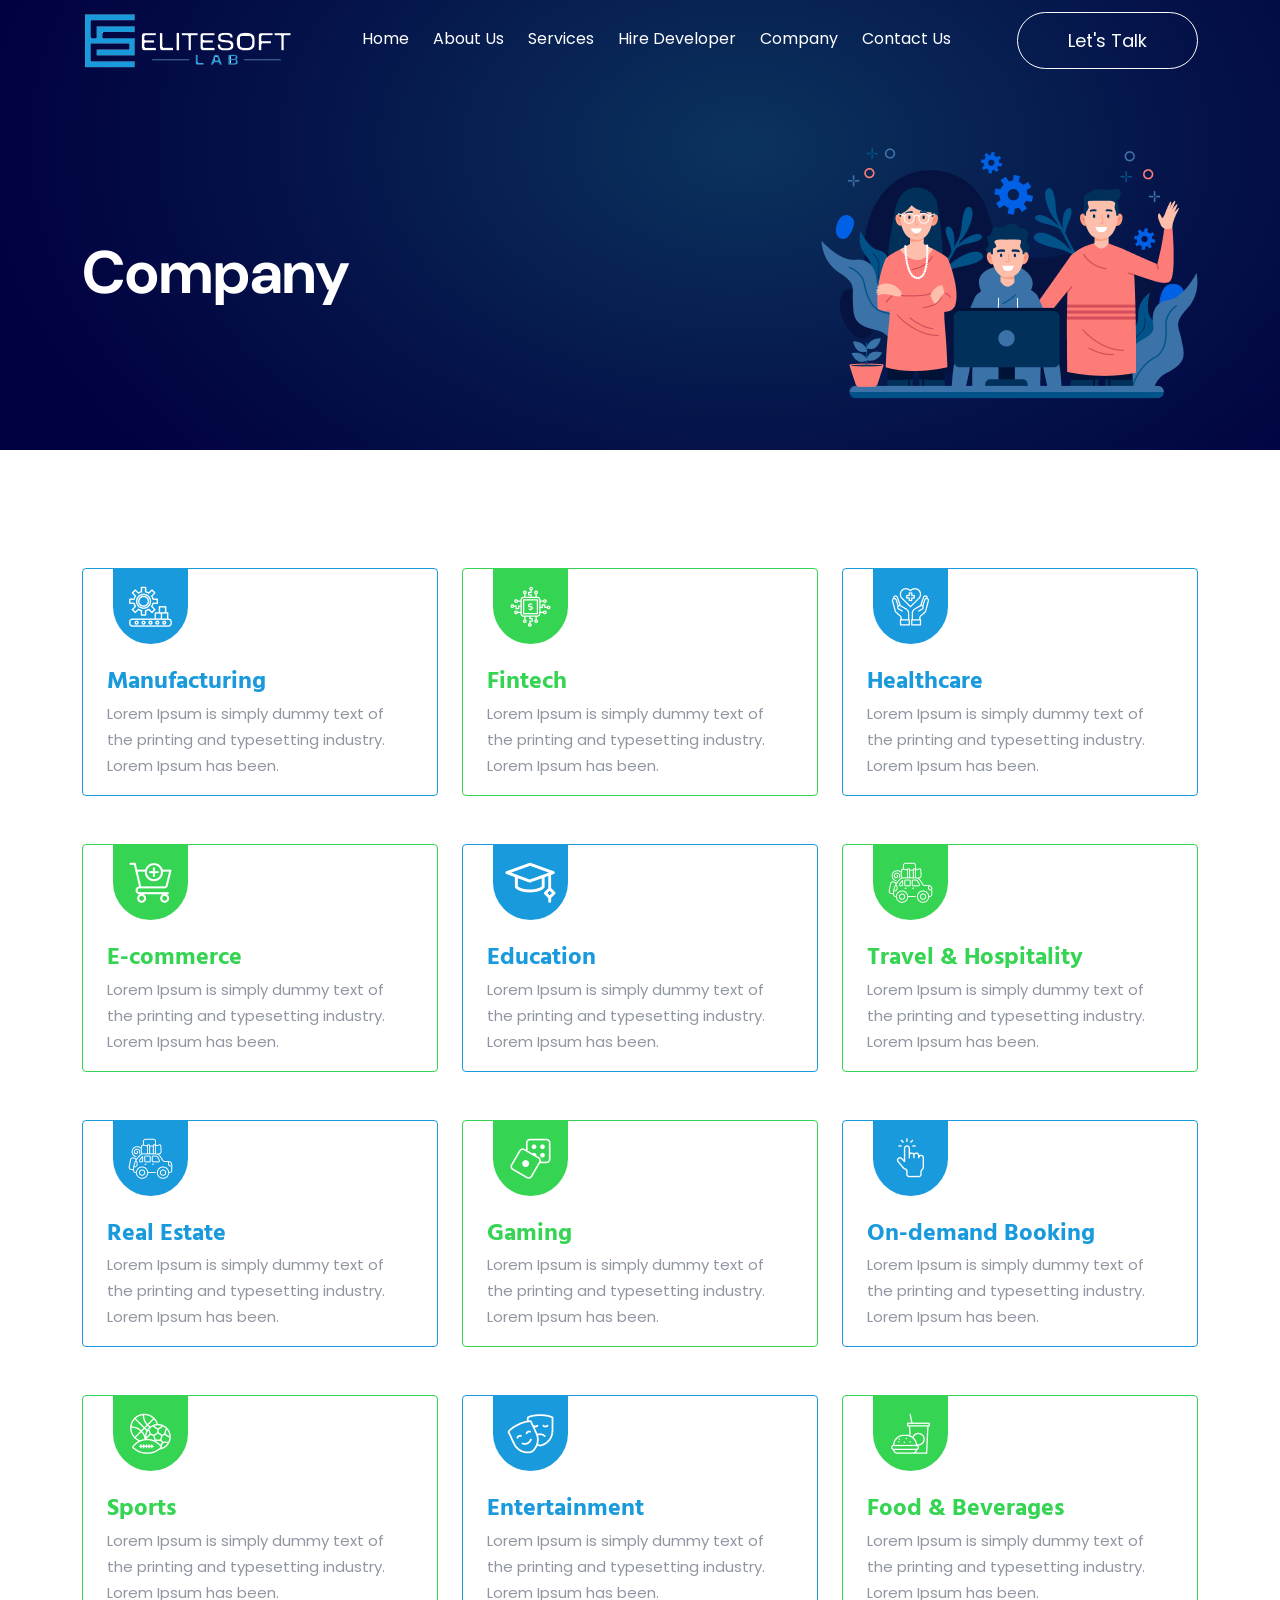
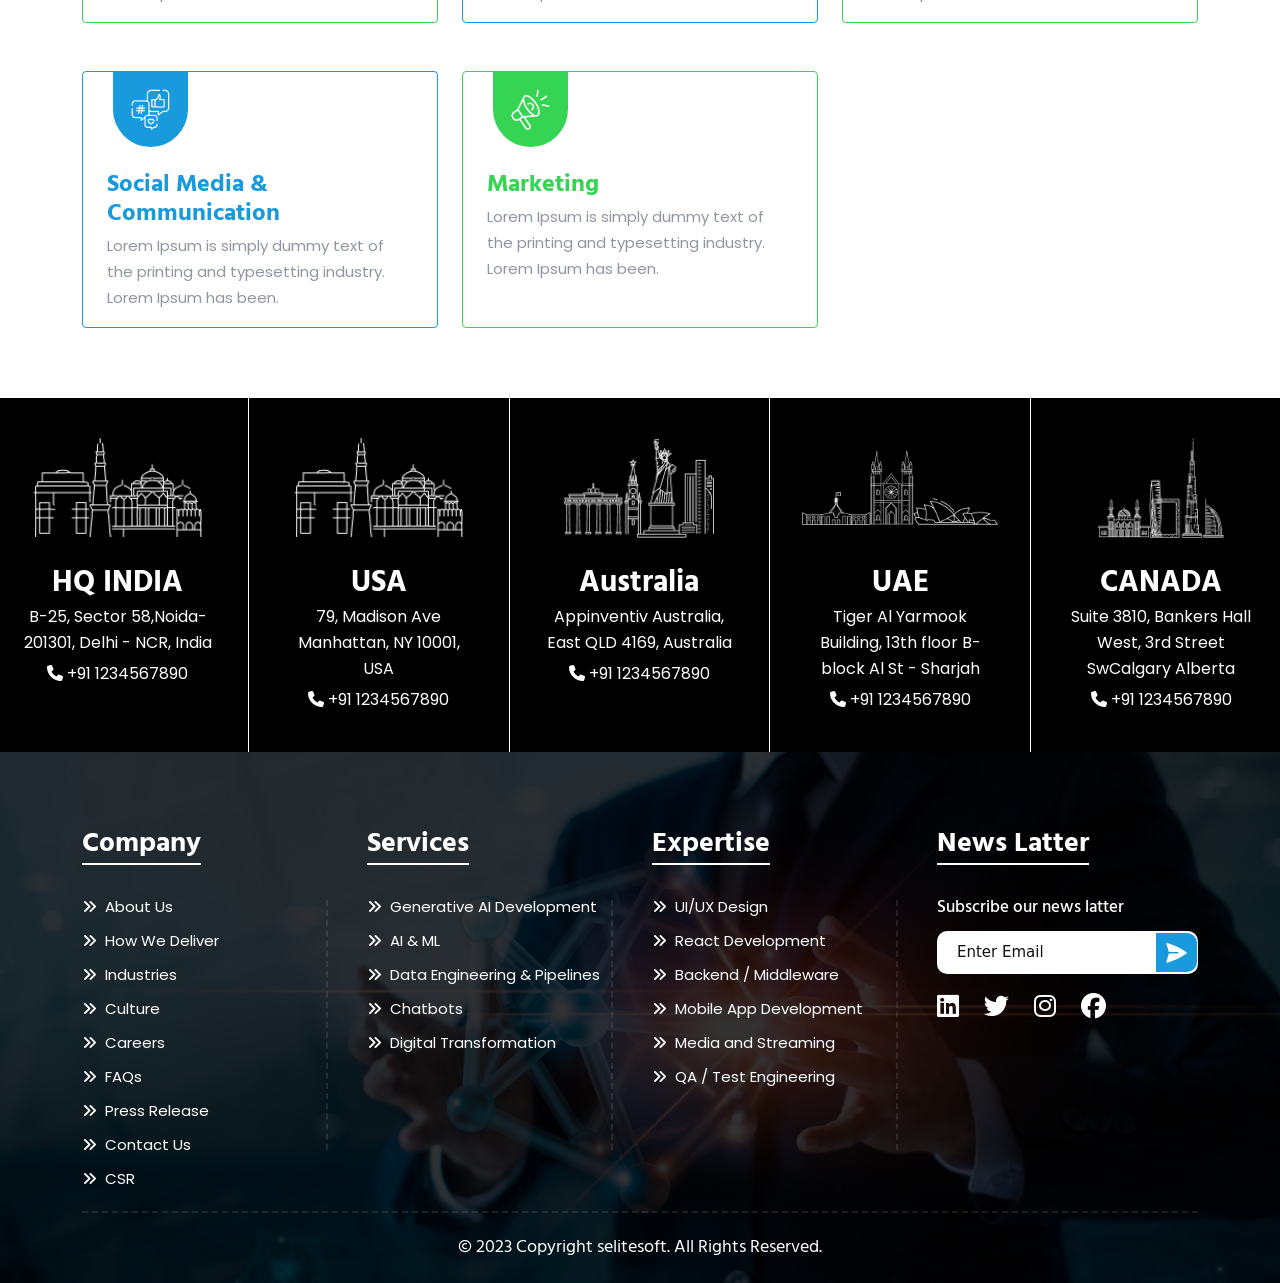
<file: company.html>
<!DOCTYPE html>
<html lang="en">

<head>
    <meta charset="UTF-8">
    <meta name="viewport" content="width=device-width, initial-scale=1.0">
    <title>company page</title>
    <!-- font-awesome style  -->
    <link rel="stylesheet" href="./assest/css/vendor/fontawsome-all.min.css">
    <!-- bootstrap style -->
    <link rel="stylesheet" href="./assest/css/vendor/bootstrap.min.css">
    <!-- coustm style -->
    <link rel="stylesheet" href="./assest/css/style.css">
    <!-- responsive style -->
    <link rel="stylesheet" href="./assest/css/responsive.css">
</head>

<body>
    <!--================== 
        header start
    ======================-->
    <header id="navbar_id">
        <div class="container">
            <div class="navbar_menu d-flex justify-content-between align-items-center">
                <div class="logo">
                    <a href="index.html">
                        <img src="./assest/image/logo.png" alt="" class="img-fluid">
                    </a>
                </div>
                <ul class="menu d-flex align-items-center">
                    <li class="d-xl-none d-block">
                        <a href="#">
                            <div class="menu-brand">
                                <img src="./assest/image/logo.png" alt="" class="img-fluid">
                                <i class="fa-solid fa-xmark d-xl-none d-block close_btn"></i>
                            </div>
                        </a>
                    </li>
                    <li><a href="index.html">Home</a></li>
                    <li><a href="about.html">About Us</a></li>
                    <li><a href="services.html">Services</a></li>
                    <li><a href="#">Hire Developer</a></li>
                    <li><a href="company.html">Company</a></li>
                    <li><a href="contact.html">Contact Us</a></li>
                </ul>
                <div class="d-flex align-items-center">
                    <a href="#" class="main-btn  me-xl-0 me-4"> Let's Talk</a>
                    <div class="mobmenu_action d-xl-none d-block ">
                        <i class="fa-solid fa-bars text-white"></i>
                    </div>
                </div>
            </div>
        </div>
    </header>
    <!--================== 
        header end
    ======================-->

    <!--================== 
        home_content start
    ======================-->
    <section class="cooman_height">
        <div class="container">
            <div class="row align-items-center mt-5 pt-0 pt-lg-5">
                <div class="col-md-6 position-relative mt-4 mt-lg-0">
                    <h1 class="text-white text-center text-md-start">Company</h1>
                </div>
                <div class="col-md-6 text-end  d-none d-md-block">
                    <img src="./assest/image/object-2.png" alt="" class="img-fluid cooman_object">
                </div>
            </div>
        </div>
    </section>
    <!--================== 
        home_content end
    ======================-->

    <!--================== 
        industry start   
    =====================-->
    <section class="industry padding-y-70">
        <div class="container">
            <div class="row mt-2 mt-md-0 gy-5">
                <div class="col-xl-4 col-lg-6 col-sm-6 d-flex justify-content-center flex-column">
                    <div class="card border-blue h-100 h-100">
                        <div class="img_top mb-2  blue">
                            <img src="./assest/image/compny/compny-1.png" alt="img" class="img-fluid">
                        </div>
                        <div class="card-body  px-4">
                            <h4 class="mb-1">Manufacturing</h4>
                            <p>Lorem Ipsum is simply dummy text of
                                the printing and typesetting industry.
                                Lorem Ipsum has been.</p>
                        </div>
                    </div>
                </div>
                <div class="col-xl-4 col-lg-6 col-sm-6 d-flex justify-content-center flex-column">
                    <div class="card border-green  h-100">
                        <div class="img_top mb-2 green">
                            <img src="./assest/image/compny/compny-2.png" alt="img" class="img-fluid">
                        </div>
                        <div class="card-body  px-4">
                            <h4 class="mb-1">Fintech</h4>
                            <p>Lorem Ipsum is simply dummy text of
                                the printing and typesetting industry.
                                Lorem Ipsum has been.</p>
                        </div>
                    </div>
                </div>
                <div class="col-xl-4 col-lg-6 col-sm-6 d-flex justify-content-center flex-column">
                    <div class="card border-blue  h-100">
                        <div class="img_top mb-2 blue">
                            <img src="./assest/image/compny/compny-3.png" alt="img" class="img-fluid">
                        </div>
                        <div class="card-body  px-4">
                            <h4 class="mb-1">Healthcare</h4>
                            <p>Lorem Ipsum is simply dummy text of
                                the printing and typesetting industry.
                                Lorem Ipsum has been.</p>
                        </div>
                    </div>
                </div>
                <div class="col-xl-4 col-lg-6 col-sm-6 d-flex justify-content-center flex-column">
                    <div class="card border-green  h-100">
                        <div class="img_top mb-2 green">
                            <img src="./assest/image/compny/compny-4.png" alt="img" class="img-fluid">
                        </div>
                        <div class="card-body  px-4">
                            <h4 class="mb-1">E-commerce</h4>
                            <p>Lorem Ipsum is simply dummy text of
                                the printing and typesetting industry.
                                Lorem Ipsum has been.</p>
                        </div>
                    </div>
                </div>
                <div class="col-xl-4 col-lg-6 col-sm-6 d-flex justify-content-center flex-column">
                    <div class="card border-blue  h-100">
                        <div class="img_top mb-2 blue">
                            <img src="./assest/image/compny/compny-5.png" alt="img" class="img-fluid">
                        </div>
                        <div class="card-body  px-4">
                            <h4 class="mb-1">Education</h4>
                            <p>Lorem Ipsum is simply dummy text of
                                the printing and typesetting industry.
                                Lorem Ipsum has been.</p>
                        </div>
                    </div>
                </div>
                <div class="col-xl-4 col-lg-6 col-sm-6 d-flex justify-content-center flex-column">
                    <div class="card border-green  h-100">
                        <div class="img_top mb-2 green">
                            <img src="./assest/image/compny/compny-6.png" alt="img" class="img-fluid">
                        </div>
                        <div class="card-body  px-4">
                            <h4 class="mb-1">Travel & Hospitality</h4>
                            <p>Lorem Ipsum is simply dummy text of
                                the printing and typesetting industry.
                                Lorem Ipsum has been.</p>
                        </div>
                    </div>
                </div>
                <div class="col-xl-4 col-lg-6 col-sm-6 d-flex justify-content-center flex-column">
                    <div class="card border-blue  h-100">
                        <div class="img_top mb-2 blue">
                            <img src="./assest/image/compny/compny-7.png" alt="img" class="img-fluid">
                        </div>
                        <div class="card-body  px-4">
                            <h4 class="mb-1">Real Estate</h4>
                            <p>Lorem Ipsum is simply dummy text of
                                the printing and typesetting industry.
                                Lorem Ipsum has been.</p>
                        </div>
                    </div>
                </div>
                <div class="col-xl-4 col-lg-6 col-sm-6 d-flex justify-content-center flex-column">
                    <div class="card border-green  h-100">
                        <div class="img_top mb-2 green">
                            <img src="./assest/image/compny/compny-8.png" alt="img" class="img-fluid">
                        </div>
                        <div class="card-body  px-4">
                            <h4 class="mb-1">Gaming</h4>
                            <p>Lorem Ipsum is simply dummy text of
                                the printing and typesetting industry.
                                Lorem Ipsum has been.</p>
                        </div>
                    </div>
                </div>
                <div class="col-xl-4 col-lg-6 col-sm-6 d-flex justify-content-center flex-column">
                    <div class="card border-blue  h-100">
                        <div class="img_top mb-2 blue">
                            <img src="./assest/image/compny/compny-9.png" alt="img" class="img-fluid">
                        </div>
                        <div class="card-body  px-4">
                            <h4 class="mb-1">On-demand Booking</h4>
                            <p>Lorem Ipsum is simply dummy text of
                                the printing and typesetting industry.
                                Lorem Ipsum has been.</p>
                        </div>
                    </div>
                </div>
                <div class="col-xl-4 col-lg-6 col-sm-6 d-flex justify-content-center flex-column">
                    <div class="card border-green  h-100">
                        <div class="img_top mb-2 green">
                            <img src="./assest/image/compny/compny-10.png" alt="img" class="img-fluid">
                        </div>
                        <div class="card-body  px-4">
                            <h4 class="mb-1">Sports</h4>
                            <p>Lorem Ipsum is simply dummy text of
                                the printing and typesetting industry.
                                Lorem Ipsum has been.</p>
                        </div>
                    </div>
                </div>
                <div class="col-xl-4 col-lg-6 col-sm-6 d-flex justify-content-center flex-column">
                    <div class="card border-blue  h-100">
                        <div class="img_top mb-2 blue">
                            <img src="./assest/image/compny/compny-11.png" alt="img" class="img-fluid">
                        </div>
                        <div class="card-body  px-4">
                            <h4 class="mb-1">Entertainment</h4>
                            <p>Lorem Ipsum is simply dummy text of
                                the printing and typesetting industry.
                                Lorem Ipsum has been.</p>
                        </div>
                    </div>
                </div>
                <div class="col-xl-4 col-lg-6 col-sm-6 d-flex justify-content-center flex-column">
                    <div class="card border-green  h-100">
                        <div class="img_top mb-2 green">
                            <img src="./assest/image/compny/compny-12.png" alt="img" class="img-fluid">
                        </div>
                        <div class="card-body  px-4">
                            <h4 class="mb-1">Food & Beverages</h4>
                            <p>Lorem Ipsum is simply dummy text of
                                the printing and typesetting industry.
                                Lorem Ipsum has been.</p>
                        </div>
                    </div>
                </div>
                <div class="col-xl-4 col-lg-6 col-sm-6 d-flex justify-content-center flex-column">
                    <div class="card border-blue  h-100">
                        <div class="img_top mb-2 blue">
                            <img src="./assest/image/compny/compny-13.png" alt="img" class="img-fluid">
                        </div>
                        <div class="card-body  px-4">
                            <h4 class="mb-1">Social Media &
                                Communication</h4>
                            <p>Lorem Ipsum is simply dummy text of
                                the printing and typesetting industry.
                                Lorem Ipsum has been.</p>
                        </div>
                    </div>
                </div>
                <div class="col-xl-4 col-lg-6 col-sm-6 d-flex justify-content-center flex-column">
                    <div class="card border-green  h-100">
                        <div class="img_top mb-2 green">
                            <img src="./assest/image/compny/compny-14.png" alt="img" class="img-fluid">
                        </div>
                        <div class="card-body  px-4">
                            <h4 class="mb-1">Marketing</h4>
                            <p>Lorem Ipsum is simply dummy text of
                                the printing and typesetting industry.
                                Lorem Ipsum has been.</p>
                        </div>
                    </div>
                </div>
            </div>
        </div>
    </section>
     <!--================== 
        industry end   
    =====================-->
    
    
    <!--======================== 
        footer_top_section start    
    ============================-->
    <section class="footer_top_section p-0 m-0 overflow-hidden">
        <div class="row row-cols-xl-5  row-cols-md-3 row-cols-2">
            <div class="cols p-0">
                <div class="box text-center position-relative h-100">
                    <div class="box_bg_img">
                        <img src="./assest/image/home-img/footer-1.png" alt="" class="img-fluid">
                    </div>
                    <div class="box_content">
                        <img src="./assest/image/home-img/frame-4.png" alt="" class="img-fluid">
                        <h1 class="box_title mb-0">HQ INDIA</h1>
                        <p class="box_sub_title">B-25, Sector 58,Noida- 201301, Delhi - NCR, India</p>
                        <div class="box_contact"><span><i class="fa-solid fa-phone"></i></span> +91 1234567890
                        </div>
                    </div>
                </div>
            </div>
            <div class="cols p-0">
                <div class="box text-center position-relative h-100">
                    <div class="box_bg_img">
                        <img src="./assest/image/home-img/footer-1.png" alt="" class="img-fluid">
                    </div>
                    <div class="box_content">
                        <img src="./assest/image/home-img/frame-4.png" alt="" class="img-fluid">
                        <h1 class="box_title mb-0">USA</h1>
                        <p class="box_sub_title">79, Madison Ave Manhattan, NY 10001, USA</p>
                        <div class="box_contact "><span><i class="fa-solid fa-phone"></i></span> +91 1234567890
                        </div>
                    </div>
                </div>
            </div>
            <div class="cols p-0">
                <div class="box text-center position-relative h-100">
                    <div class="box_bg_img">
                        <img src="./assest/image/home-img/footer-1.png" alt="" class="img-fluid">
                    </div>
                    <div class="box_content">
                        <img src="./assest/image/home-img/frame-3.png" alt="" class="img-fluid">
                        <h1 class="box_title mb-0">Australia</h1>
                        <p class="box_sub_title">Appinventiv Australia, East QLD 4169, Australia</p>
                        <div class="box_contact "><span><i class="fa-solid fa-phone"></i></span> +91 1234567890
                        </div>
                    </div>
                </div>
            </div>
            <div class="cols p-0">
                <div class="box text-center position-relative h-100">
                    <div class="box_bg_img">
                        <img src="./assest/image/home-img/footer-1.png" alt="" class="img-fluid">
                    </div>
                    <div class="box_content">
                        <img src="./assest/image/home-img/frame-2.png" alt="" class="img-fluid">
                        <h1 class="box_title mb-0">UAE</h1>
                        <p class="box_sub_title">Tiger Al Yarmook Building, 13th floor B-block Al St - Sharjah</p>
                        <div class="box_contact "><span><i class="fa-solid fa-phone"></i></span> +91 1234567890
                        </div>
                    </div>
                </div>
            </div>
            <div class="cols p-0">
                <div class="box text-center position-relative h-100">
                    <div class="box_bg_img">
                        <img src="./assest/image/home-img/footer-1.png" alt="" class="img-fluid">
                    </div>
                    <div class="box_content">
                        <img src="./assest/image/home-img/frame-1.png" alt="" class="img-fluid">
                        <h1 class="box_title mb-0">CANADA</h1>
                        <p class="box_sub_title">Suite 3810, Bankers Hall West, 3rd Street SwCalgary Alberta</p>
                        <div class="box_contact "><span><i class="fa-solid fa-phone"></i></span> +91 1234567890
                        </div>
                    </div>
                </div>
            </div>
        </div>
    </section>
    <!--======================== 
        footer_top_section end    
    ============================-->

      <!--============ 
        footer start   
    ================-->
    <footer class="footer">
        <div class="container">
            <div class="bottom_dashed">
                <div class="row">
                    <div class="col-xl-3 col-sm-6">
                        <h3>Company</h3>
                        <ul class="footer_menu_list">
                            <li><a href="#"><i class="fa-solid fa-angles-right me-2"></i>About Us</a></li>
                            <li><a href="#"><i class="fa-solid fa-angles-right me-2"></i>How We Deliver</a></li>
                            <li><a href="#"><i class="fa-solid fa-angles-right me-2"></i>Industries</a></li>
                            <li><a href="#"><i class="fa-solid fa-angles-right me-2"></i>Culture</a></li>
                            <li><a href="#"><i class="fa-solid fa-angles-right me-2"></i>Careers</a></li>
                            <li><a href="#"><i class="fa-solid fa-angles-right me-2"></i>FAQs</a></li>
                            <li><a href="#"><i class="fa-solid fa-angles-right me-2"></i>Press Release</a></li>
                            <li><a href="#"><i class="fa-solid fa-angles-right me-2"></i>Contact Us</a></li>
                            <li><a href="#"><i class="fa-solid fa-angles-right me-2"></i>CSR</a></li>
                        </ul>
                    </div>
                    <div class="col-xl-3 col-sm-6">
                        <h3>Services</h3>
                        <ul class="footer_menu_list">
                            <li><a href="#"><i class="fa-solid fa-angles-right me-2"></i>Generative AI Development</a>
                            </li>
                            <li><a href="#"><i class="fa-solid fa-angles-right me-2"></i>AI & ML</a></li>
                            <li><a href="#"><i class="fa-solid fa-angles-right me-2"></i>Data Engineering &
                                    Pipelines</a>
                            </li>
                            <li><a href="#"><i class="fa-solid fa-angles-right me-2"></i>Chatbots</a></li>
                            <li><a href="#"><i class="fa-solid fa-angles-right me-2"></i>Digital Transformation</a></li>
                        </ul>
                    </div>
                    <div class="col-xl-3 col-sm-6">
                        <h3>Expertise</h3>
                        <ul class="footer_menu_list">
                            <li><a href="#"><i class="fa-solid fa-angles-right me-2"></i>UI/UX Design</a></li>
                            <li><a href="#"><i class="fa-solid fa-angles-right me-2"></i>React Development</a></li>
                            <li><a href="#"><i class="fa-solid fa-angles-right me-2"></i>Backend / Middleware</a></li>
                            <li><a href="#"><i class="fa-solid fa-angles-right me-2"></i>Mobile App Development</a></li>
                            <li><a href="#"><i class="fa-solid fa-angles-right me-2"></i>Media and Streaming</a></li>
                            <li><a href="#"><i class="fa-solid fa-angles-right me-2"></i>QA / Test Engineering</a></li>
                        </ul>
                    </div>
                    <div class="col-xl-3 col-sm-6">
                        <h3>News Latter</h3>
                        <div class="news_content">
                            <p>Subscribe our news latter</p>
                            <div class="news_form">
                                <input type="text" placeholder="Enter Email">
                                <span class="news_input position-absolute d-flex   align-items-center"><img
                                        src="./assest/image/home-img/footer_svg-2.svg" alt=""></span>
                            </div>
                            <div class="news_icon">
                                <i class="fa-brands fa-linkedin"></i>
                                <i class="fa-brands fa-twitter"></i>
                                <i class="fa-brands fa-instagram"></i>
                                <i class="fa-brands fa-facebook"></i>
                            </div>
                        </div>
                    </div>
                </div>
            </div>
        </div>
        <h6 class="text-center text-white py-4 fw-normal">© 2023 Copyright selitesoft. All Rights Reserved.</h6>
    </footer>
    <!--========== 
        footer end   
    ==============-->
    <a class="scroll-top" href="#"><i class="fa-solid fa-angles-up"></i></a>
     <!-- jquery js -->
     <script src="./assest/js/vendor/jquery-3.7.1.js"></script>
     <!-- wow animate -->
     <script src="./assest/js/vendor/wow.min.js"></script>
     <script>
         new WOW().init();
     </script>
     <!-- bootstrap js -->
     <script src="./assest/js/vendor/bootstrap.min.js"></script>
     <!-- coustm js -->
     <script src="./assest/js/main.js"></script>
 
</body>
</html>
</file>
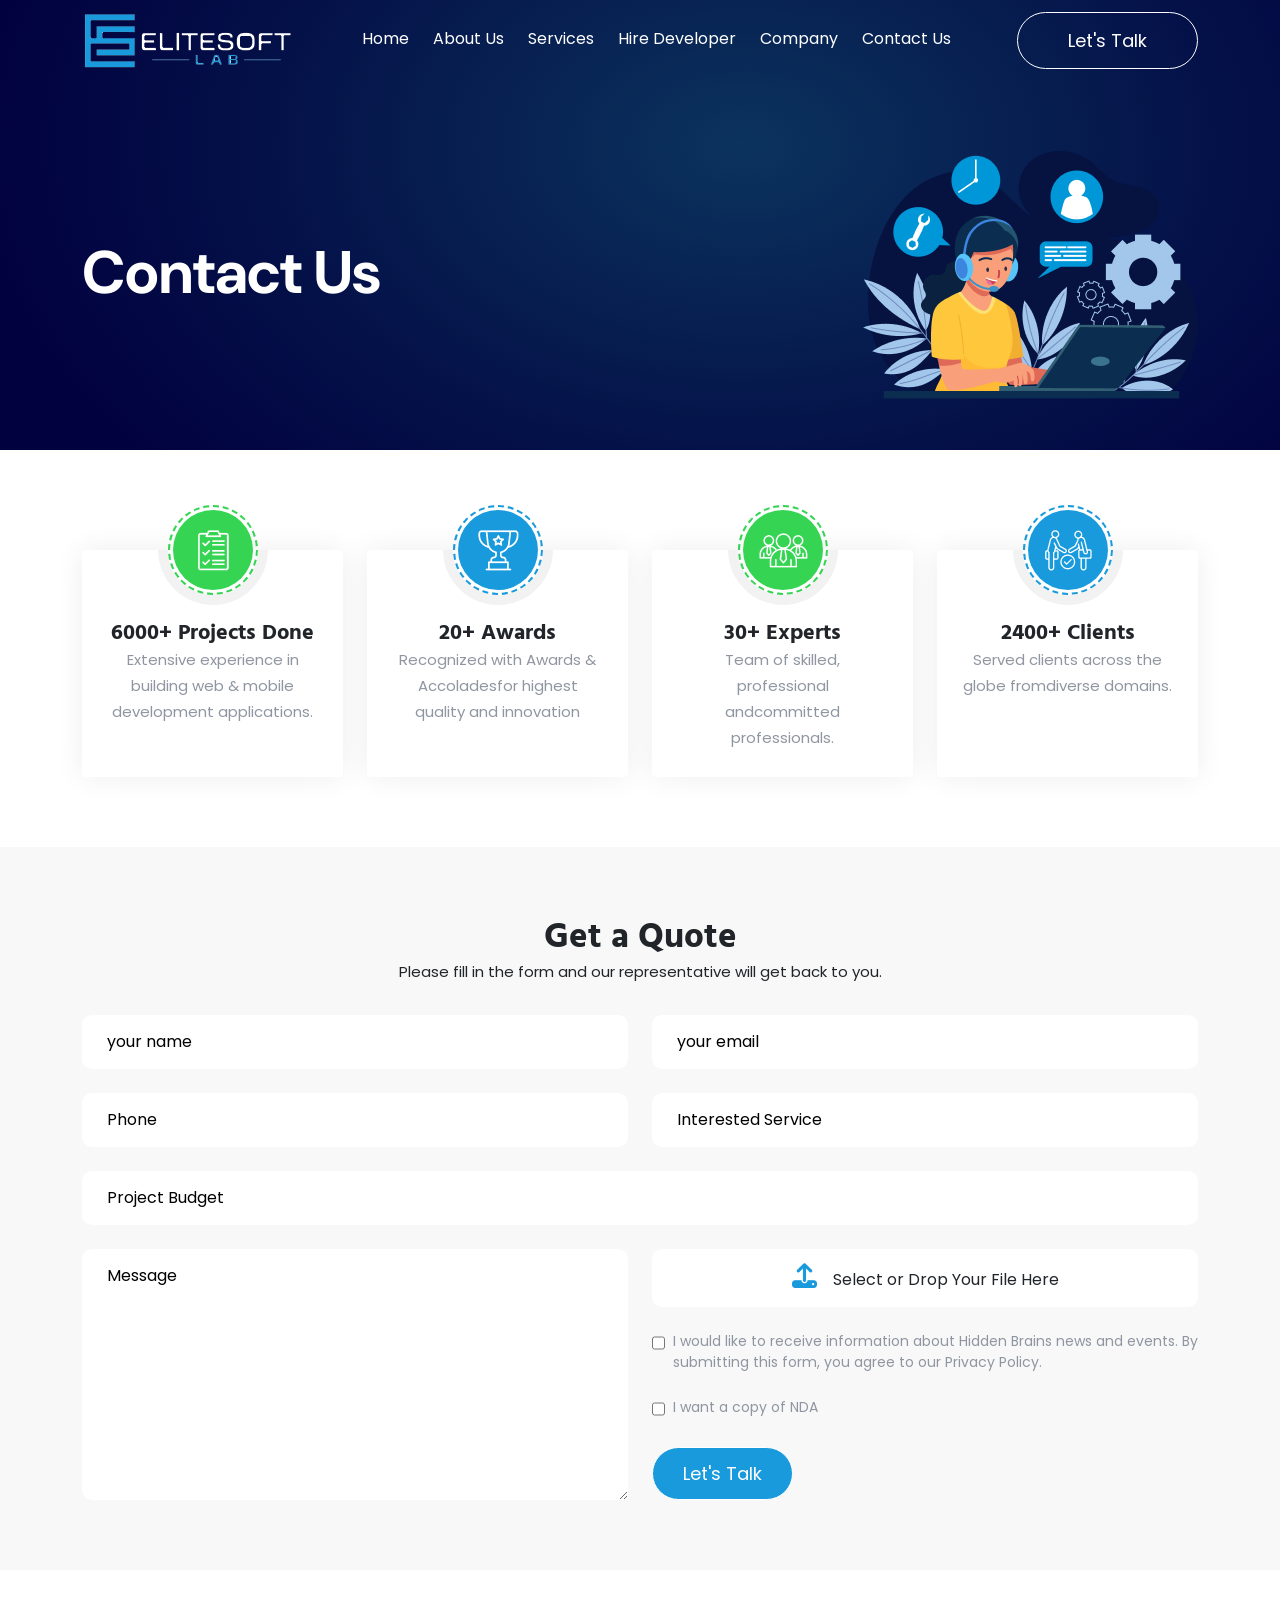
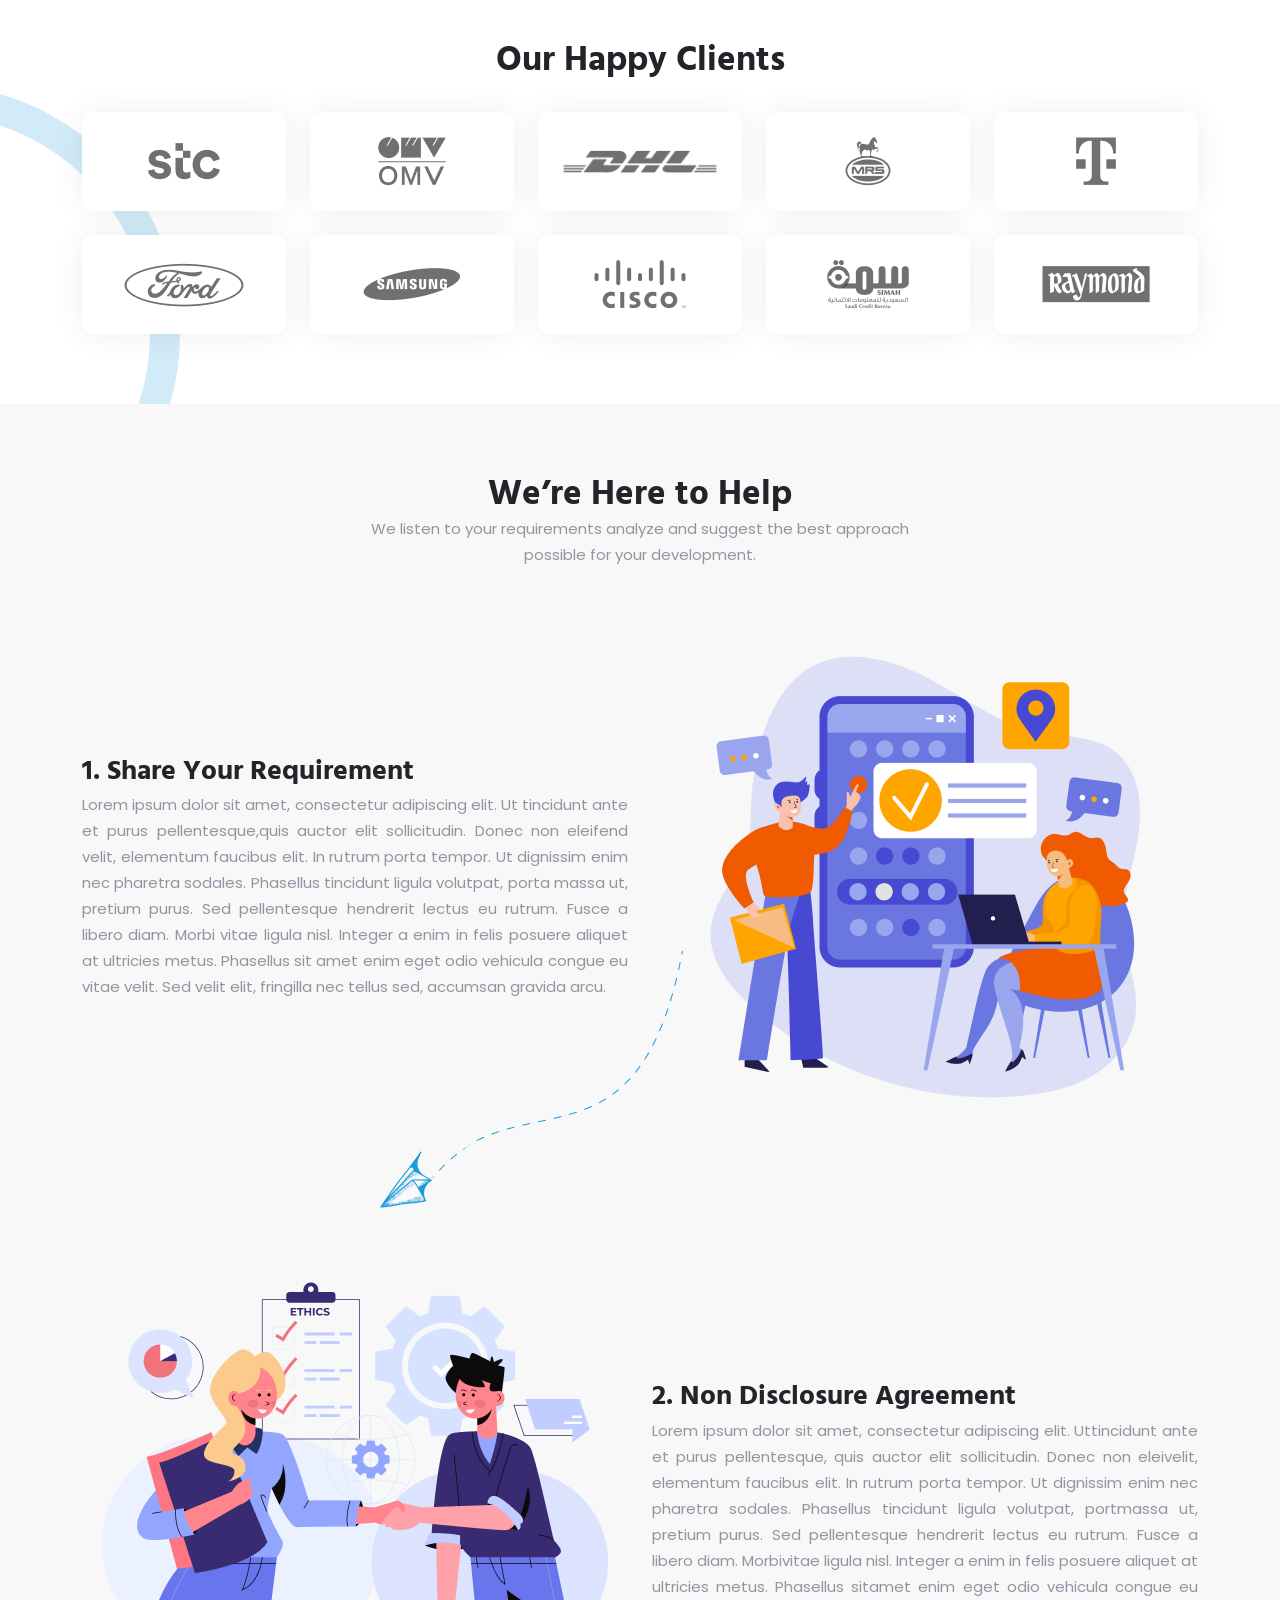
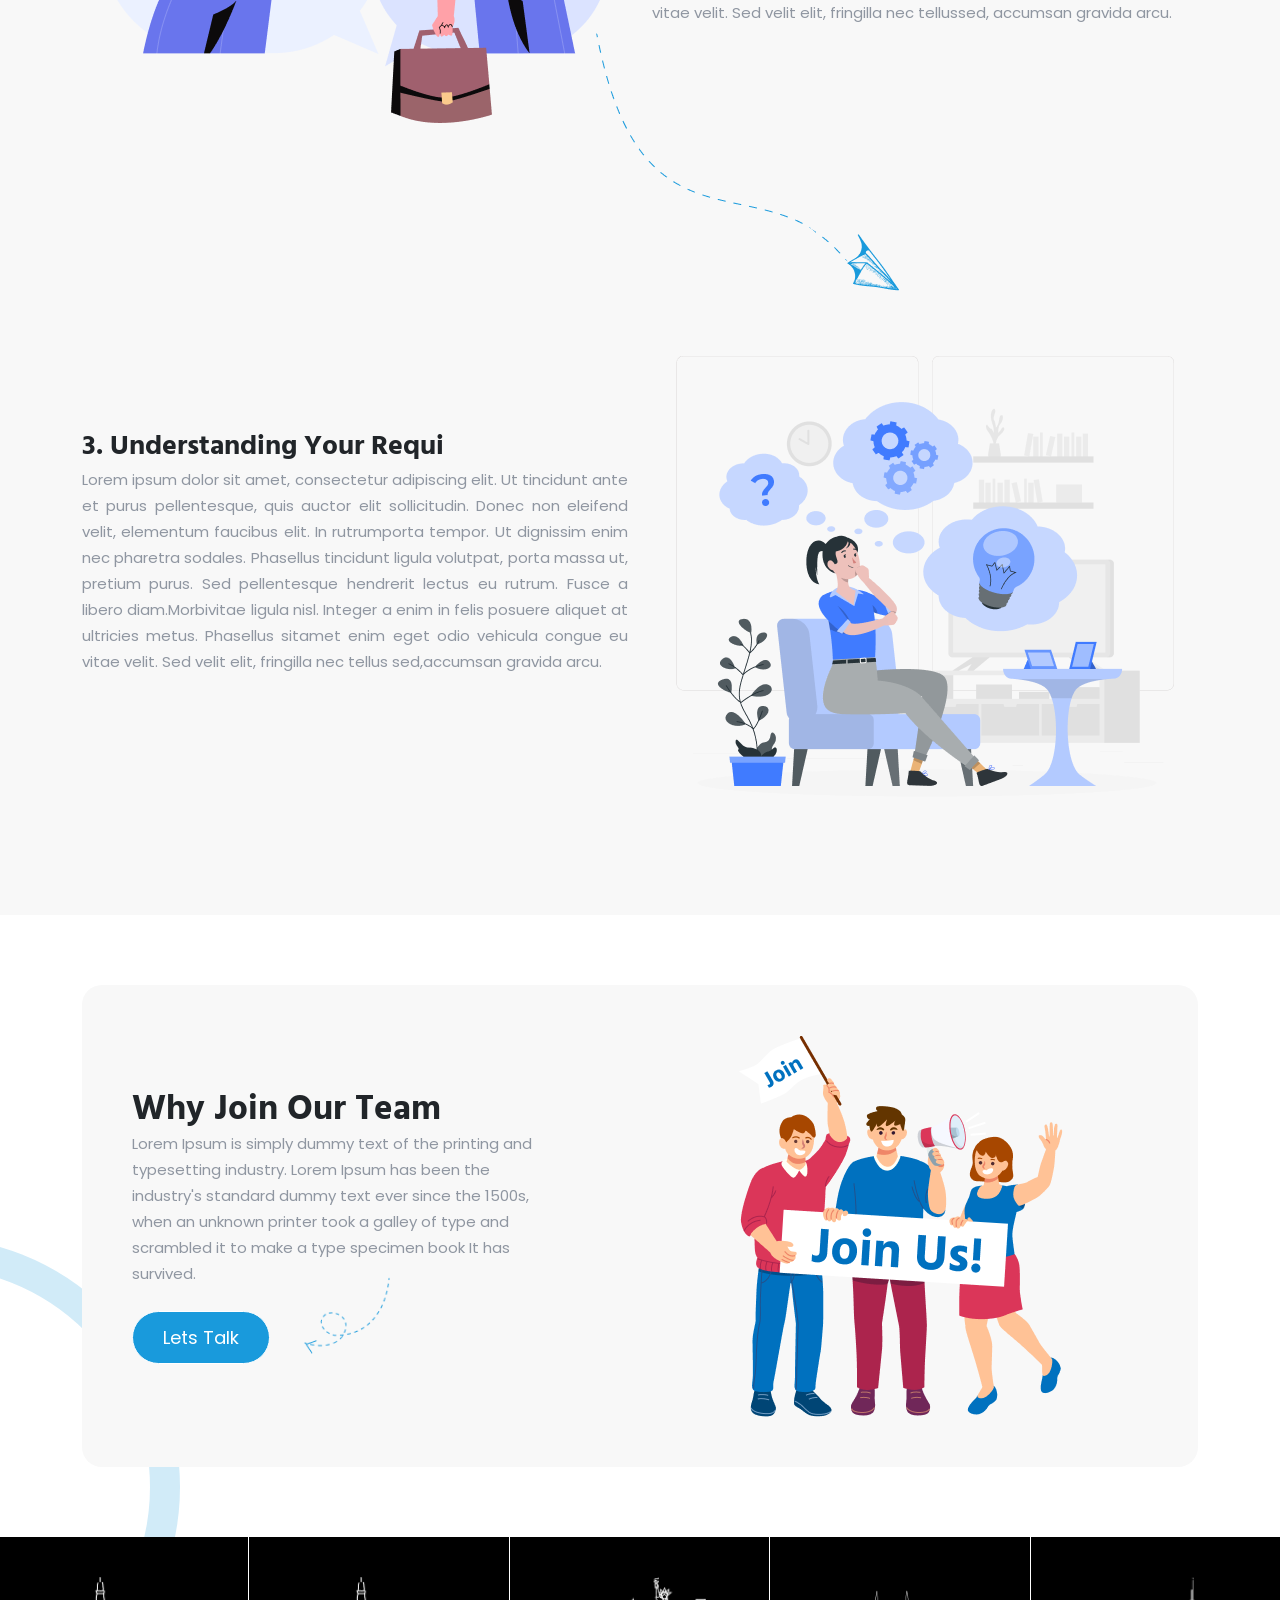
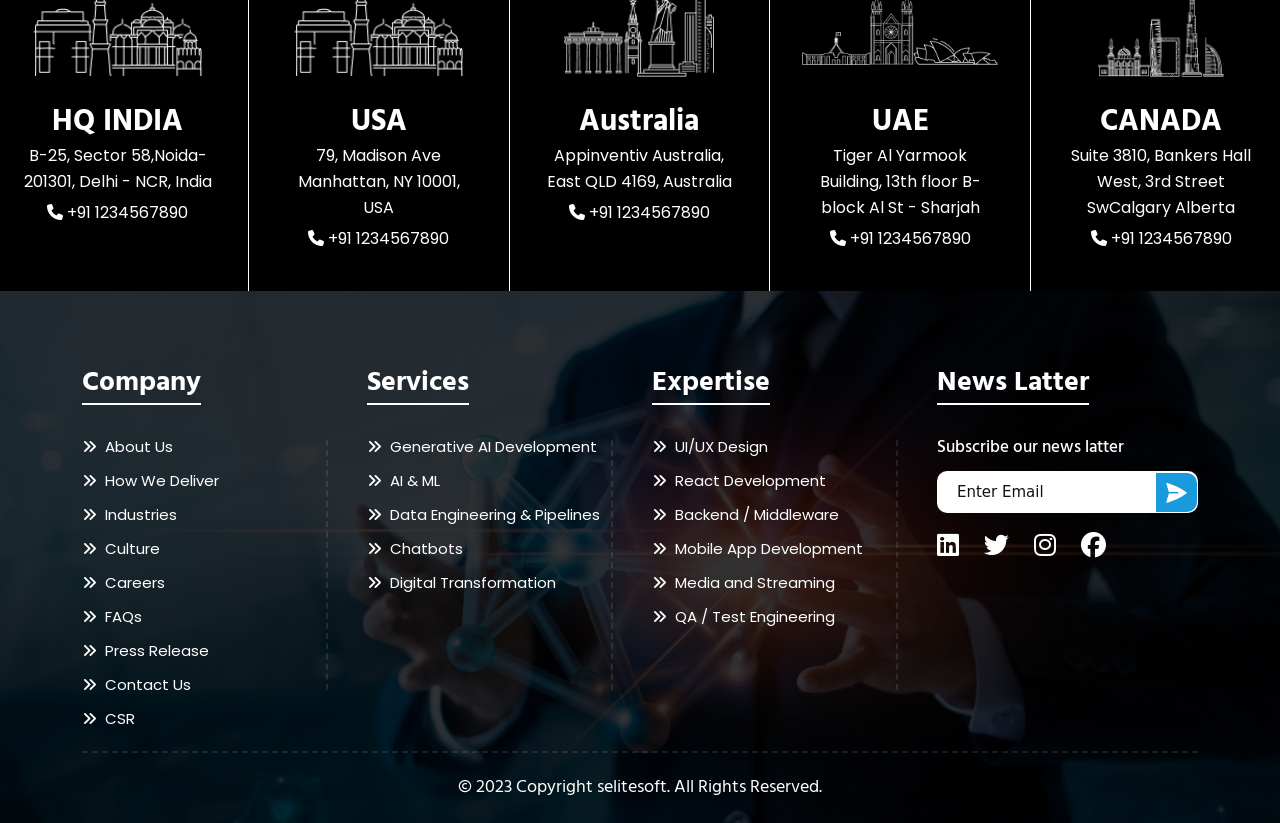
<file: contact.html>
<!DOCTYPE html>
<html lang="en">

<head>
    <meta charset="UTF-8">
    <meta name="viewport" content="width=device-width, initial-scale=1.0">
    <title>contact page</title>
    <!-- font-awesome style  -->
    <link rel="stylesheet" href="./assest/css/vendor/fontawsome-all.min.css">
    <!-- wow animate -->
    <link rel="stylesheet" href="./assest/css/vendor/wow-animate.css">
    <!-- swiper-bundle -->
    <link rel="stylesheet" href="./assest/css/vendor/swiper-bundle.min.css">
    <!-- bootstrap style -->
    <link rel="stylesheet" href="./assest/css/vendor/bootstrap.min.css">
    <!-- coustm style -->
    <link rel="stylesheet" href="./assest/css/style.css">
    <!-- responsive style -->
    <link rel="stylesheet" href="./assest/css/responsive.css">
</head>

<body>
    <!--================== 
        header start
    ======================-->
    <header id="navbar_id">
        <div class="container">
            <div class="navbar_menu d-flex justify-content-between align-items-center">
                <div class="logo">
                    <a href="index.html">
                        <img src="./assest/image/logo.png" alt="" class="img-fluid">
                    </a>
                </div>
                <ul class="menu d-flex align-items-center">
                    <li class="d-xl-none d-block">
                        <a href="#">
                            <div class="menu-brand">
                                <img src="./assest/image/logo.png" alt="" class="img-fluid">
                                <i class="fa-solid fa-xmark d-xl-none d-block close_btn"></i>
                            </div>
                        </a>
                    </li>
                    <li><a href="index.html">Home</a></li>
                    <li><a href="about.html">About Us</a></li>
                    <li><a href="services.html">Services</a></li>
                    <li><a href="#">Hire Developer</a></li>
                    <li><a href="company.html">Company</a></li>
                    <li><a href="contact.html">Contact Us</a></li>
                </ul>
                <div class="d-flex align-items-center">
                    <a href="#" class="main-btn  me-xl-0 me-4"> Let's Talk</a>
                    <div class="mobmenu_action d-xl-none d-block ">
                        <i class="fa-solid fa-bars text-white"></i>
                    </div>
                </div>
            </div>
        </div>
    </header>
    <!--================== 
        header end
    ======================-->

    <!--==================== 
        contact_content start
    =======================-->
    <section class="cooman_height">
        <div class="container">
            <div class="row align-items-center mt-5 pt-0 pt-lg-5">
                <div class="col-md-6 position-relative mt-4 mt-lg-0">
                    <h1 class="text-white text-center text-md-start">Contact Us</h1>
                </div>
                <div class="col-md-6 text-end  d-none d-md-block">
                    <img src="./assest/image/contact-img/contact-1.png" alt="" class="img-fluid cooman_object">
                </div>
            </div>
        </div>
    </section>
    <!--==================== 
        contact_content end
    =======================-->

    <!--================
      project_info start 
      ===============-->
    <section class="project_info padding-y-70">
        <div class="container">
            <div class="row">
                <div class="col-xl-3 col-sm-6 box">
                    <div class="card text-center h-100 wow bounceInUp" data-wow-duration="1.5s">
                        <div class="card_img rounded-circle d-flex align-items-center justify-content-center">
                            <div class="ring rounded-circle green border_dased_green_outline">
                                <img src="./assest/image/contact-img/contact-2.png" alt="">
                            </div>
                        </div>
                        <div class="card-body">
                            <h5>6000+ Projects Done</h5>
                            <p>Extensive experience in building web & mobile development applications.</p>
                        </div>
                    </div>
                </div>
                <div class="col-xl-3 col-sm-6  box">
                    <div class="card text-center h-100 wow bounceInUp" data-wow-duration="2s">
                        <div class="card_img rounded-circle d-flex align-items-center justify-content-center">
                            <div class="ring rounded-circle blue border_dased_blue_outline">
                                <img src="./assest/image/contact-img/contact-3.png" alt="">
                            </div>
                        </div>
                        <div class="card-body">
                            <h5>20+ Awards</h5>
                            <p>Recognized with Awards & Accoladesfor highest quality and innovation</p>
                        </div>
                    </div>
                </div>
                <div class="col-xl-3 col-sm-6  box">
                    <div class="card text-center h-100 wow bounceInUp" data-wow-duration="2.5s">
                        <div class="card_img rounded-circle d-flex align-items-center justify-content-center">
                            <div class="ring rounded-circle green border_dased_green_outline">
                                <img src="./assest/image/contact-img/contact-4.png" alt="">
                            </div>
                        </div>
                        <div class="card-body">
                            <h5>30+ Experts</h5>
                            <p>Team of skilled, professional andcommitted professionals.</p>
                        </div>
                    </div>
                </div>
                <div class="col-xl-3 col-sm-6  box">
                    <div class="card text-center h-100 wow bounceInUp" data-wow-duration="3s">
                        <div class="card_img rounded-circle d-flex align-items-center justify-content-center">
                            <div class="ring rounded-circle blue border_dased_blue_outline">
                                <img src="./assest/image/contact-img/contact-5.png" alt="">
                            </div>
                        </div>
                        <div class="card-body">
                            <h5>2400+ Clients</h5>
                            <p>Served clients across the globe fromdiverse domains.</p>
                        </div>
                    </div>
                </div>
            </div>
        </div>
    </section>
    <!--================
      project_info end 
      ===============-->

    <!--=============
      geat_form start 
      ===============-->
    <section class="geat_form padding-y-70">
        <div class="container">
            <h2 class="text-center">Get a Quote</h2>
            <p class="text-center title_padding_botoom">Please fill in the form and our representative will get back to you.</p>
            <div class="form ">
                <div class="row gy-4">
                    <div class="col-md-6 ">
                        <input type="text" placeholder="your name" class="form-control  ">
                    </div>
                    <div class="col-md-6 ">
                        <input type="email" placeholder="your email" class="form-control">
                    </div>
                    <div class="col-md-6 ">
                        <input type="text" placeholder="Phone" class="form-control">
                    </div>
                    <div class="col-md-6 ">
                        <input type="text" placeholder="Interested Service" class="form-control">
                    </div>
                    <div class="col-sm-12 ">
                        <input type="text" placeholder="Project Budget" class="form-control">
                    </div>
                    <div class="col-12">
                        <div class="row gy-4">
                            <div class="col-md-6  ">
                                <textarea name="" id="" class="form-control h-100" placeholder="Message"></textarea>
                            </div>
                            <div class="col-md-6">
                                <div class="row gy-4">
                                    <div class="col-12 file-uploaded ">
                                        <label for="file-upload" class="form-control text-center">
                                            <i class="fa-solid fa-upload me-3"></i>Select or Drop Your
                                            File Here
                                        </label>
                                        <input type="file" class="form-control d-none" id="file-upload">
                                    </div>
                                    <div class="col-12  d-flex align-items-start">
                                        <input type="checkbox" class="form-check" id="iw">
                                        <label for="iw" class="form-label ms-2 mb-0">I would like to receive information
                                            about Hidden Brains news and events. By submitting this form, you agree to
                                            our Privacy Policy.</label>
                                    </div>
                                    <div class="col-12  d-flex align-items-start">
                                        <input type="checkbox" class="form-check" id="i">
                                        <label for="i" class="form-label ms-2 mb-0">I want a copy of NDA</label>
                                    </div>
                                    <div class="col-12 ">
                                        <a href="#" class="white_btn d-inline-block"> Let's Talk</a>
                                    </div>
                                </div>
                            </div>
                        </div>
                    </div>
                    </form>
                </div>
            </div>
        </div>
    </section>
    <!--=============
      geat_form end 
      ===============-->

    <!--======================= 
        our-happy-clients start
    ========================-->
    <section class="our-happy-clients trusted_companies padding-y-70 position-relative overflow-hidden">
        <div class="container">
            <h2 class="text-center title_padding_botoom">Our Happy Clients</h2>
            <div class="row row-cols-lg-5 row-cols-md-4 row-cols-sm-3 row-cols-2  gy-4">
                <div class="cols">
                    <div class="card d-flex justify-content-center align-items-center h-100 compny-logo">
                        <img src="./assest/image/contact-img/compny-1.png" alt="compny-logo" class="img-fluid ">
                    </div>
                </div>
                <div class="cols">
                    <div class="card d-flex justify-content-center align-items-center h-100 compny-logo">
                        <img src="./assest/image/contact-img/compny-2.png" alt="compny-logo" class="img-fluid ">
                    </div>
                </div>
                <div class="cols">
                    <div class="card d-flex justify-content-center align-items-center h-100 compny-logo">
                        <img src="./assest/image/contact-img/compny-3.png" alt="compny-logo" class="img-fluid ">
                    </div>
                </div>
                <div class="cols">
                    <div class="card d-flex justify-content-center align-items-center h-100 compny-logo">
                        <img src="./assest/image/contact-img/compny-4.png" alt="compny-logo" class="img-fluid ">
                    </div>
                </div>
                <div class="cols">
                    <div class="card d-flex justify-content-center align-items-center h-100 compny-logo">
                        <img src="./assest/image/contact-img/compny-5.png" alt="compny-logo" class="img-fluid ">
                    </div>
                </div>
                <div class="cols">
                    <div class="card d-flex justify-content-center align-items-center h-100 compny-logo">
                        <img src="./assest/image/contact-img/compny-6.png" alt="compny-logo" class="img-fluid ">
                    </div>
                </div>
                <div class="cols">
                    <div class="card d-flex justify-content-center align-items-center h-100 compny-logo">
                        <img src="./assest/image/contact-img/compny-7.png" alt="compny-logo" class="img-fluid ">
                    </div>
                </div>
                <div class="cols">
                    <div class="card d-flex justify-content-center align-items-center h-100 compny-logo">
                        <img src="./assest/image/contact-img/compny-8.png" alt="compny-logo" class="img-fluid ">
                    </div>
                </div>
                <div class="cols">
                    <div class="card d-flex justify-content-center align-items-center h-100 compny-logo">
                        <img src="./assest/image/contact-img/compny-9.png" alt="compny-logo" class="img-fluid ">
                    </div>
                </div>
                <div class="cols">
                    <div class="card d-flex justify-content-center align-items-center h-100 compny-logo">
                        <img src="./assest/image/contact-img/compny-10.png" alt="compny-logo" class="img-fluid ">
                    </div>
                </div>
            </div>
        </div>
        <div class="circle"></div>
    </section>
    <!--======================= 
        our-happy-clients end
    ========================-->

    <!--================== 
        we-help start   
    =====================-->
    <section class="we-help padding-y-70">
        <div class="container">
            <div class="row">
                <div class="col-lg-6 text-center mx-auto">
                    <h2>We’re Here to Help</h2>
                    <p>We listen to your requirements analyze and suggest the best
                        approach possible for your development.</p>
                </div>
            </div>
            <div class="row mt-0 mt-lg-3 py-0 py-lg-5 align-items-center gy-4 marging_top">
                <div class="col-md-7 col-lg-6 pb-3 pb-lg-0">
                    <h3 class="fw-bolder pb-1">1. Share Your Requirement</h3>
                    <p class="justify_p">Lorem ipsum dolor sit amet, consectetur adipiscing elit. Ut tincidunt ante et
                        purus pellentesque,quis auctor elit sollicitudin. Donec non eleifend velit, elementum faucibus
                        elit. In rutrum porta tempor. Ut dignissim enim nec pharetra sodales. Phasellus tincidunt ligula
                        volutpat, porta
                        massa ut, pretium purus. Sed pellentesque hendrerit lectus eu rutrum. Fusce a libero diam. Morbi
                        vitae ligula nisl. Integer a enim in felis posuere aliquet at ultricies metus. Phasellus sit
                        amet enim eget odio vehicula congue eu vitae velit. Sed velit elit, fringilla nec tellus sed,
                        accumsan gravida arcu.
                    </p>
                </div>
                <div class="col-md-5 col-lg-6 position-relative order-first order-md-last">
                    <div class="text-center">
                        <img src="./assest/image/contact-img/we-hlep-1.png" alt="img" class="img-fluid we-help_img">
                    </div>
                    <div class="img_erro-1 d-none d-lg-block">
                        <img src="./assest/image/contact-img/we-hlep-5.png" alt="img" class="img-fluid">
                    </div>
                </div>
            </div>
            <div class="row mt-0 mt-lg-3 py-0 py-lg-5 align-items-center gy-4 marging_top">
                <div class="col-md-5 col-lg-6 py-lg-5 py-0 position-relative">
                    <div class="text-center">
                        <img src="./assest/image/contact-img/we-hlep-2.png" alt="img" class="img-fluid we-help_img">
                    </div>
                    <div class="img_erro-2 d-none d-lg-block">
                        <img src="./assest/image/contact-img/we-hlep-4.png" alt="img" class="img-fluid">
                    </div>
                </div>
                <div class="col-md-7 col-lg-6 pb-3 pb-lg-0">
                    <h3 class="fw-bolder pb-1">2. Non Disclosure Agreement </h3>
                    <p class="justify_p">Lorem ipsum dolor sit amet, consectetur adipiscing elit. Uttincidunt ante et purus pellentesque,
                        quis auctor elit sollicitudin. Donec non eleivelit, elementum faucibus elit. In rutrum
                        porta tempor. Ut dignissim enim nec pharetra sodales. Phasellus tincidunt ligula volutpat,
                        portmassa ut, pretium purus. Sed pellentesque hendrerit lectus eu rutrum. Fusce a libero diam.
                        Morbivitae ligula nisl. Integer a enim in felis posuere aliquet at ultricies metus. Phasellus
                        sitamet enim eget odio vehicula congue eu vitae velit. Sed velit elit, fringilla nec tellussed,
                        accumsan gravida arcu.</p>
                </div>
            </div>
            <div class="row mt-0 mt-lg-3 py-0 py-lg-5 align-items-center gy-4 marging_top">
                <div class="col-md-7 col-lg-6">
                    <h3 class="fw-bolder pb-1">3. Understanding Your Requi</h3>
                    <p class="justify_p">Lorem ipsum dolor sit amet, consectetur adipiscing
                        elit. Ut tincidunt ante et purus pellentesque, quis auctor elit sollicitudin. Donec non
                        eleifend velit, elementum faucibus elit. In rutrumporta tempor. Ut dignissim enim nec
                        pharetra sodales. Phasellus tincidunt ligula volutpat,
                        porta massa ut, pretium purus. Sed pellentesque hendrerit lectus eu rutrum. Fusce a libero
                        diam.Morbivitae ligula nisl. Integer a enim in felis posuere aliquet at ultricies metus.
                        Phasellus sitamet enim eget odio vehicula congue eu vitae velit. Sed velit elit, fringilla
                        nec tellus sed,accumsan gravida arcu.</p>
                </div>
                <div class="col-md-5 col-lg-6 pt-lg-5 pt-0 order-first order-md-last">
                    <div class="text-center">
                        <img src="./assest/image/contact-img/we-hlep-3.png" alt="img" class="img-fluid we-help_img">
                    </div>
                </div>
            </div>
        </div>
    </section>
    <!--============= 
        we-help end   
    ================-->

    <!--=======================
       why-joint-our-team start
     ===========================-->
    <section class="padding-y-70 position-relative overflow-hidden contact-why-joint">
        <div class="container">
            <div class="why-joint-our-team mt-0">
                <div class="row justify-content-between align-items-center">
                    <div class="col-lg-5 col-md-12 position-relative mt-4 my-lg-0 text-center text-lg-start">
                        <h2>Why Join Our Team</h2>
                        <p>Lorem Ipsum is simply dummy text of the printing and typesetting industry.
                            Lorem Ipsum has been the industry's standard dummy text ever since the
                            1500s, when an unknown printer took a galley of type and scrambled it to
                            make a type specimen book It has survived.</p>
                        <a href="#" class="white_btn mt-4 d-inline-block"> Lets Talk</a>
                        <img src="./assest/image/home-img/buildYour-2.png" alt="image "
                            class="building_erro d-none d-lg-block">
                    </div>
                    <div class="col-lg-6 col-md-12 text-center order-lg-last order-first">
                        <img src="./assest/image/about-img/our-happy.png" alt="img che" class="img-fluid ">
                    </div>
                </div>
            </div>
        </div>
        <div class="circle"></div>
    </section>
    <!--=======================
       why-joint-our-team end
     ===========================-->


    <!--======================== 
        footer_top_section start    
    ============================-->
    <section class="footer_top_section p-0 m-0 overflow-hidden">
        <div class="row row-cols-xl-5  row-cols-md-3 row-cols-2">
            <div class="cols p-0">
                <div class="box text-center position-relative h-100">
                    <div class="box_bg_img">
                        <img src="./assest/image/home-img/footer-1.png" alt="" class="img-fluid">
                    </div>
                    <div class="box_content">
                        <img src="./assest/image/home-img/frame-4.png" alt="" class="img-fluid">
                        <h1 class="box_title mb-0">HQ INDIA</h1>
                        <p class="box_sub_title">B-25, Sector 58,Noida- 201301, Delhi - NCR, India</p>
                        <div class="box_contact"><span><i class="fa-solid fa-phone"></i></span> +91 1234567890
                        </div>
                    </div>
                </div>
            </div>
            <div class="cols p-0">
                <div class="box text-center position-relative h-100">
                    <div class="box_bg_img">
                        <img src="./assest/image/home-img/footer-1.png" alt="" class="img-fluid">
                    </div>
                    <div class="box_content">
                        <img src="./assest/image/home-img/frame-4.png" alt="" class="img-fluid">
                        <h1 class="box_title mb-0">USA</h1>
                        <p class="box_sub_title">79, Madison Ave Manhattan, NY 10001, USA</p>
                        <div class="box_contact "><span><i class="fa-solid fa-phone"></i></span> +91 1234567890
                        </div>
                    </div>
                </div>
            </div>
            <div class="cols p-0">
                <div class="box text-center position-relative h-100">
                    <div class="box_bg_img">
                        <img src="./assest/image/home-img/footer-1.png" alt="" class="img-fluid">
                    </div>
                    <div class="box_content">
                        <img src="./assest/image/home-img/frame-3.png" alt="" class="img-fluid">
                        <h1 class="box_title mb-0">Australia</h1>
                        <p class="box_sub_title">Appinventiv Australia, East QLD 4169, Australia</p>
                        <div class="box_contact "><span><i class="fa-solid fa-phone"></i></span> +91 1234567890
                        </div>
                    </div>
                </div>
            </div>
            <div class="cols p-0">
                <div class="box text-center position-relative h-100">
                    <div class="box_bg_img">
                        <img src="./assest/image/home-img/footer-1.png" alt="" class="img-fluid">
                    </div>
                    <div class="box_content">
                        <img src="./assest/image/home-img/frame-2.png" alt="" class="img-fluid">
                        <h1 class="box_title mb-0">UAE</h1>
                        <p class="box_sub_title">Tiger Al Yarmook Building, 13th floor B-block Al St - Sharjah</p>
                        <div class="box_contact "><span><i class="fa-solid fa-phone"></i></span> +91 1234567890
                        </div>
                    </div>
                </div>
            </div>
            <div class="cols p-0">
                <div class="box text-center position-relative h-100">
                    <div class="box_bg_img">
                        <img src="./assest/image/home-img/footer-1.png" alt="" class="img-fluid">
                    </div>
                    <div class="box_content">
                        <img src="./assest/image/home-img/frame-1.png" alt="" class="img-fluid">
                        <h1 class="box_title mb-0">CANADA</h1>
                        <p class="box_sub_title">Suite 3810, Bankers Hall West, 3rd Street SwCalgary Alberta</p>
                        <div class="box_contact "><span><i class="fa-solid fa-phone"></i></span> +91 1234567890
                        </div>
                    </div>
                </div>
            </div>
        </div>
    </section>
    <!--======================== 
        footer_top_section end    
    ============================-->


    <!--============ 
        footer start   
    ================-->
    <footer class="footer">
        <div class="container">
            <div class="bottom_dashed">
                <div class="row">
                    <div class="col-xl-3 col-sm-6">
                        <h3>Company</h3>
                        <ul class="footer_menu_list">
                            <li><a href="#"><i class="fa-solid fa-angles-right me-2"></i>About Us</a></li>
                            <li><a href="#"><i class="fa-solid fa-angles-right me-2"></i>How We Deliver</a></li>
                            <li><a href="#"><i class="fa-solid fa-angles-right me-2"></i>Industries</a></li>
                            <li><a href="#"><i class="fa-solid fa-angles-right me-2"></i>Culture</a></li>
                            <li><a href="#"><i class="fa-solid fa-angles-right me-2"></i>Careers</a></li>
                            <li><a href="#"><i class="fa-solid fa-angles-right me-2"></i>FAQs</a></li>
                            <li><a href="#"><i class="fa-solid fa-angles-right me-2"></i>Press Release</a></li>
                            <li><a href="#"><i class="fa-solid fa-angles-right me-2"></i>Contact Us</a></li>
                            <li><a href="#"><i class="fa-solid fa-angles-right me-2"></i>CSR</a></li>
                        </ul>
                    </div>
                    <div class="col-xl-3 col-sm-6">
                        <h3>Services</h3>
                        <ul class="footer_menu_list">
                            <li><a href="#"><i class="fa-solid fa-angles-right me-2"></i>Generative AI Development</a>
                            </li>
                            <li><a href="#"><i class="fa-solid fa-angles-right me-2"></i>AI & ML</a></li>
                            <li><a href="#"><i class="fa-solid fa-angles-right me-2"></i>Data Engineering &
                                    Pipelines</a>
                            </li>
                            <li><a href="#"><i class="fa-solid fa-angles-right me-2"></i>Chatbots</a></li>
                            <li><a href="#"><i class="fa-solid fa-angles-right me-2"></i>Digital Transformation</a></li>
                        </ul>
                    </div>
                    <div class="col-xl-3 col-sm-6">
                        <h3>Expertise</h3>
                        <ul class="footer_menu_list">
                            <li><a href="#"><i class="fa-solid fa-angles-right me-2"></i>UI/UX Design</a></li>
                            <li><a href="#"><i class="fa-solid fa-angles-right me-2"></i>React Development</a></li>
                            <li><a href="#"><i class="fa-solid fa-angles-right me-2"></i>Backend / Middleware</a></li>
                            <li><a href="#"><i class="fa-solid fa-angles-right me-2"></i>Mobile App Development</a></li>
                            <li><a href="#"><i class="fa-solid fa-angles-right me-2"></i>Media and Streaming</a></li>
                            <li><a href="#"><i class="fa-solid fa-angles-right me-2"></i>QA / Test Engineering</a></li>
                        </ul>
                    </div>
                    <div class="col-xl-3 col-sm-6">
                        <h3>News Latter</h3>
                        <div class="news_content">
                            <p>Subscribe our news latter</p>
                            <div class="news_form">
                                <input type="text" placeholder="Enter Email">
                                <span class="news_input position-absolute d-flex   align-items-center"><img
                                        src="./assest/image/home-img/footer_svg-2.svg" alt=""></span>
                            </div>
                            <div class="news_icon">
                                <i class="fa-brands fa-linkedin"></i>
                                <i class="fa-brands fa-twitter"></i>
                                <i class="fa-brands fa-instagram"></i>
                                <i class="fa-brands fa-facebook"></i>
                            </div>
                        </div>
                    </div>
                </div>
            </div>
        </div>
        <h6 class="text-center text-white py-4 fw-normal">© 2023 Copyright selitesoft. All Rights Reserved.</h6>
    </footer>
    <!--========== 
        footer end   
    ==============-->
    <a class="scroll-top" href="#"><i class="fa-solid fa-angles-up"></i></a>
    <!-- jquery js -->
    <script src="./assest/js/vendor/jquery-3.7.1.js"></script>
    <!-- wow animate -->
    <script src="./assest/js/vendor/wow.min.js"></script>
    <script>
        new WOW().init();
    </script>
    <!-- bootstrap js -->
    <script src="./assest/js/vendor/bootstrap.min.js"></script>
    <!-- coustm js -->
    <script src="./assest/js/main.js"></script>
</body>

</html>
</file>
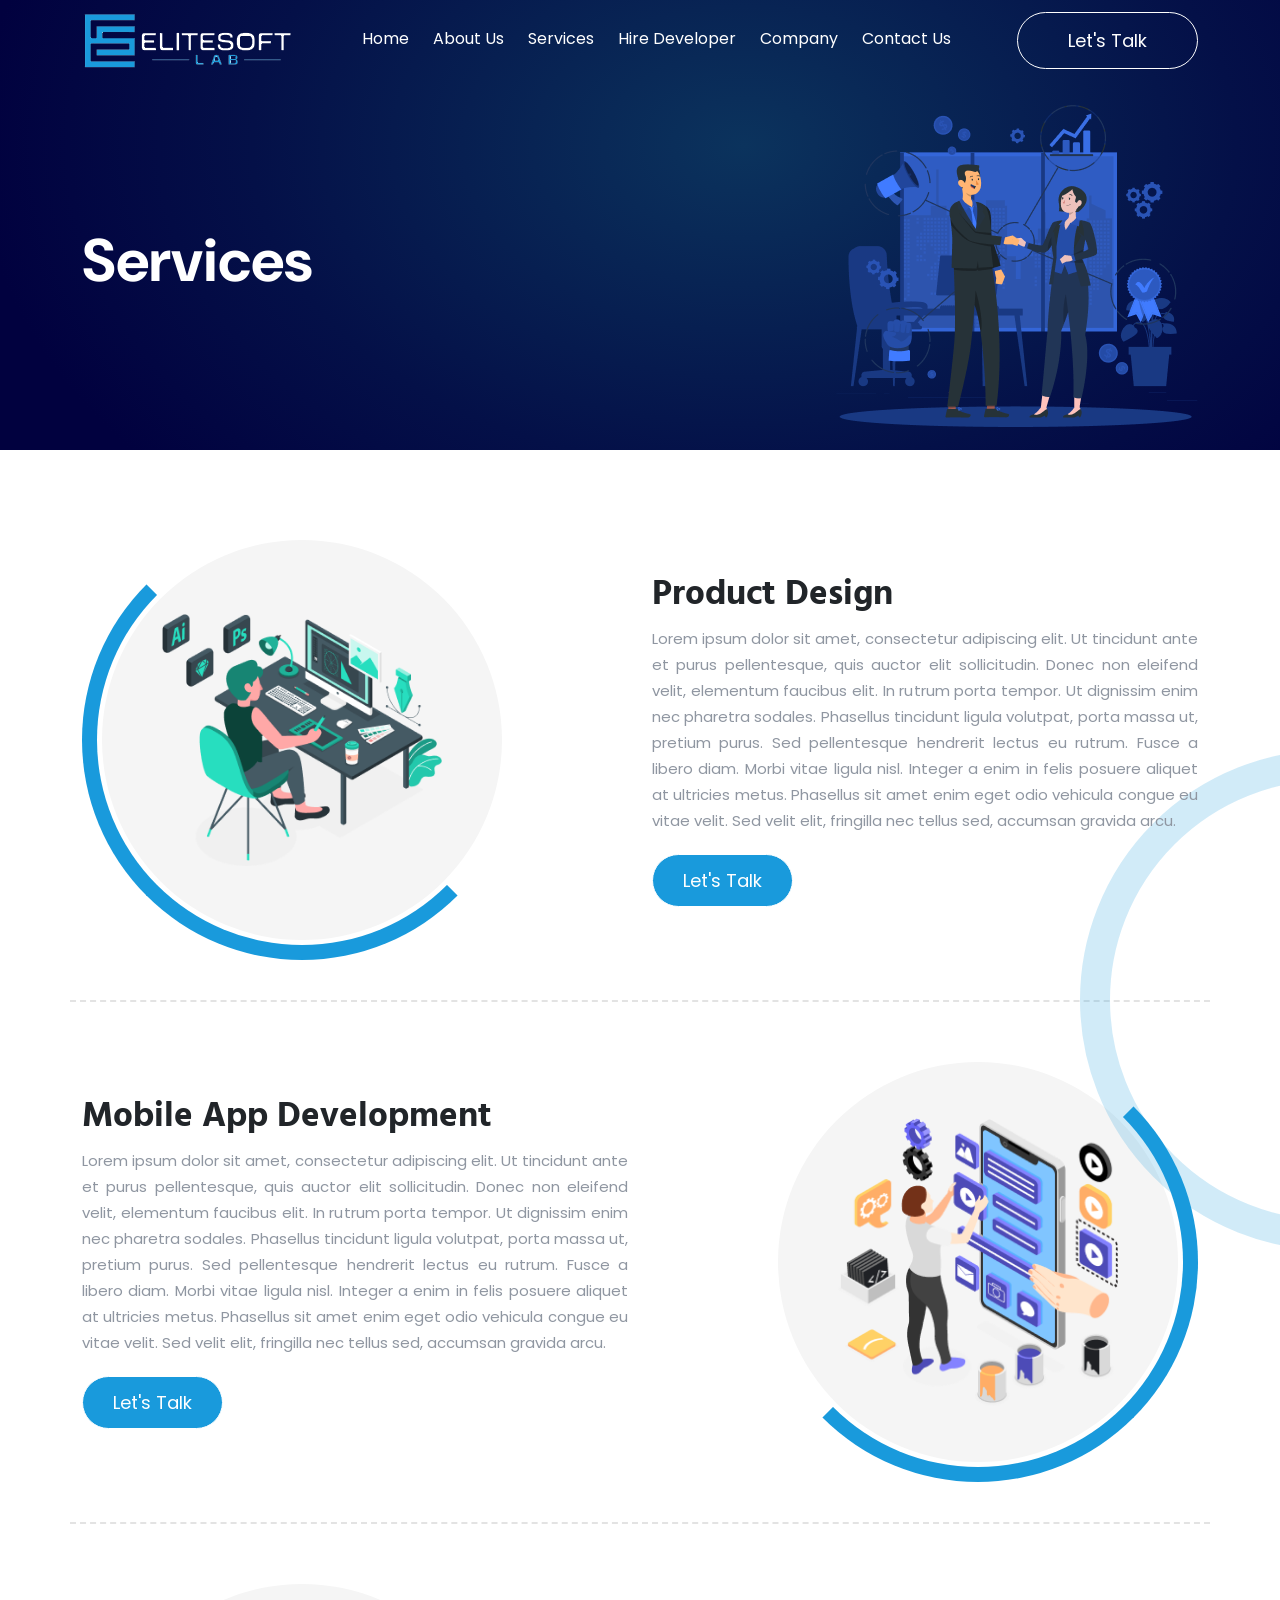
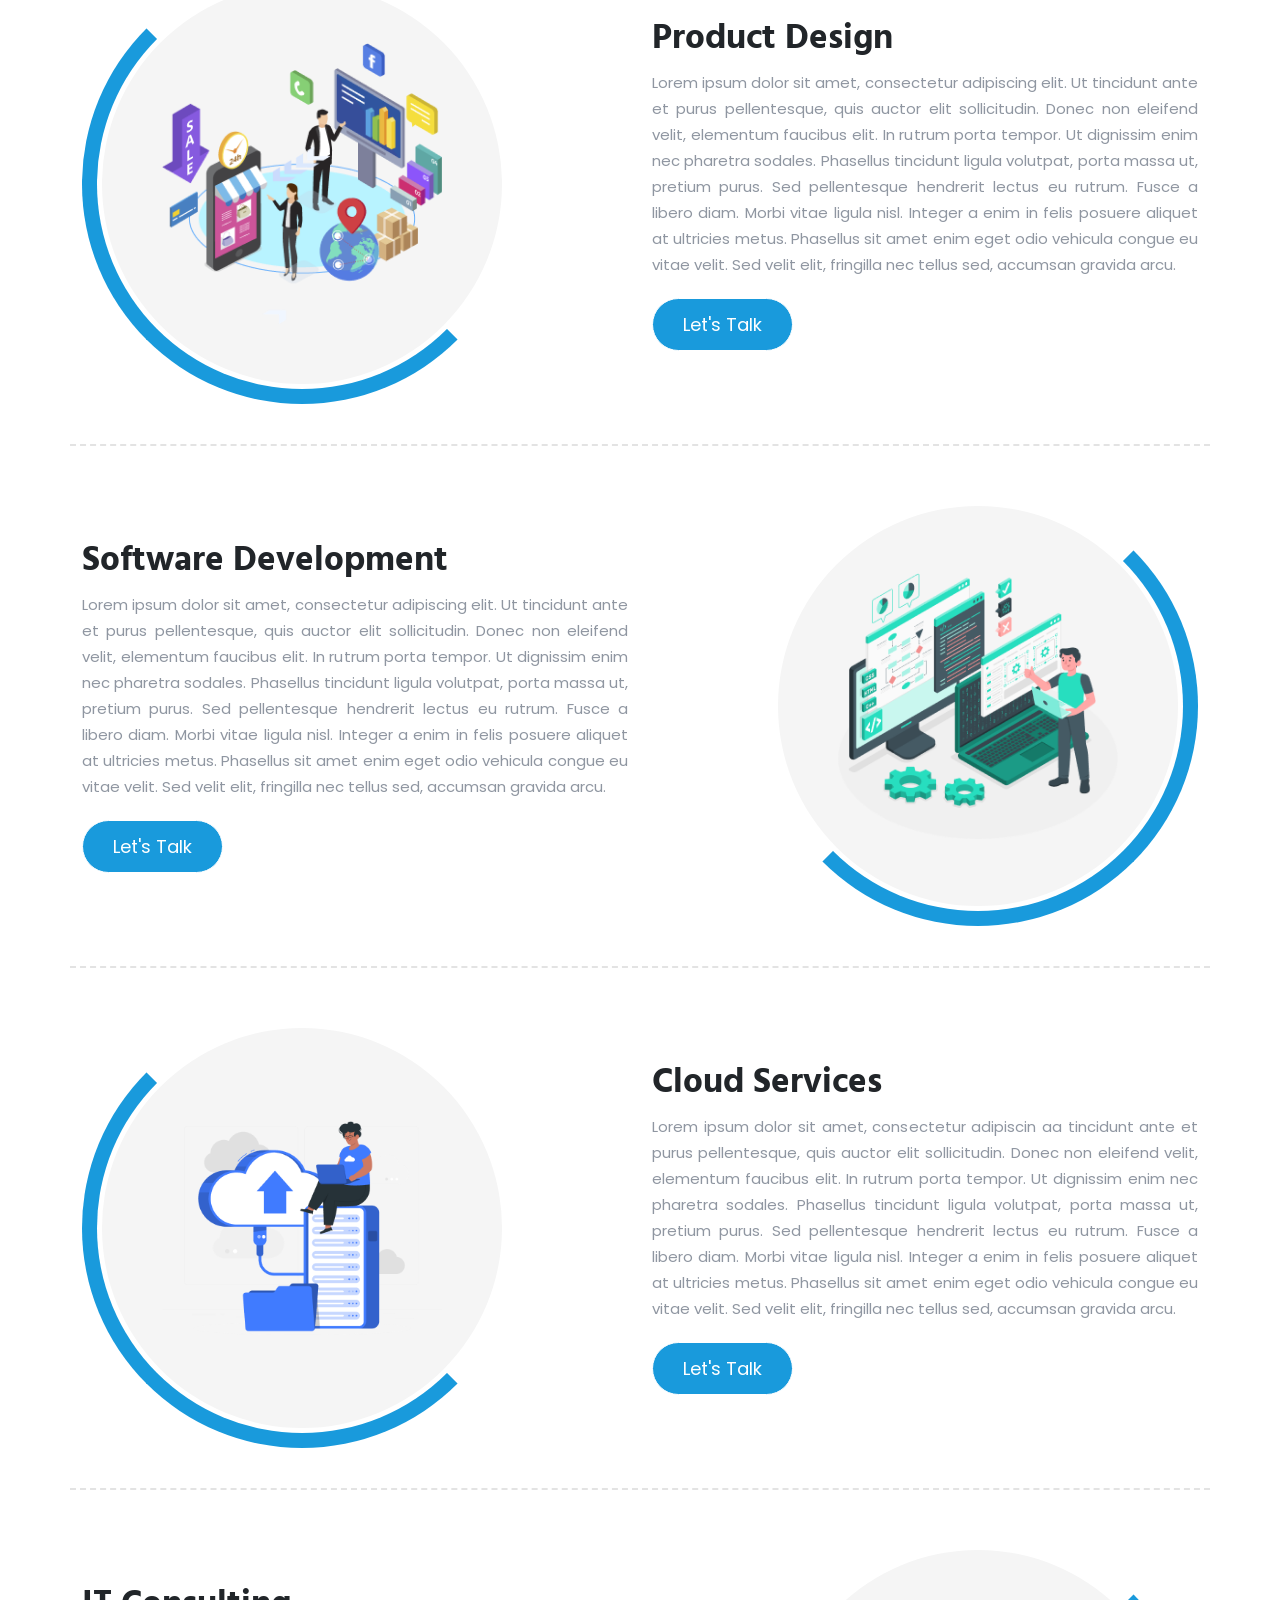
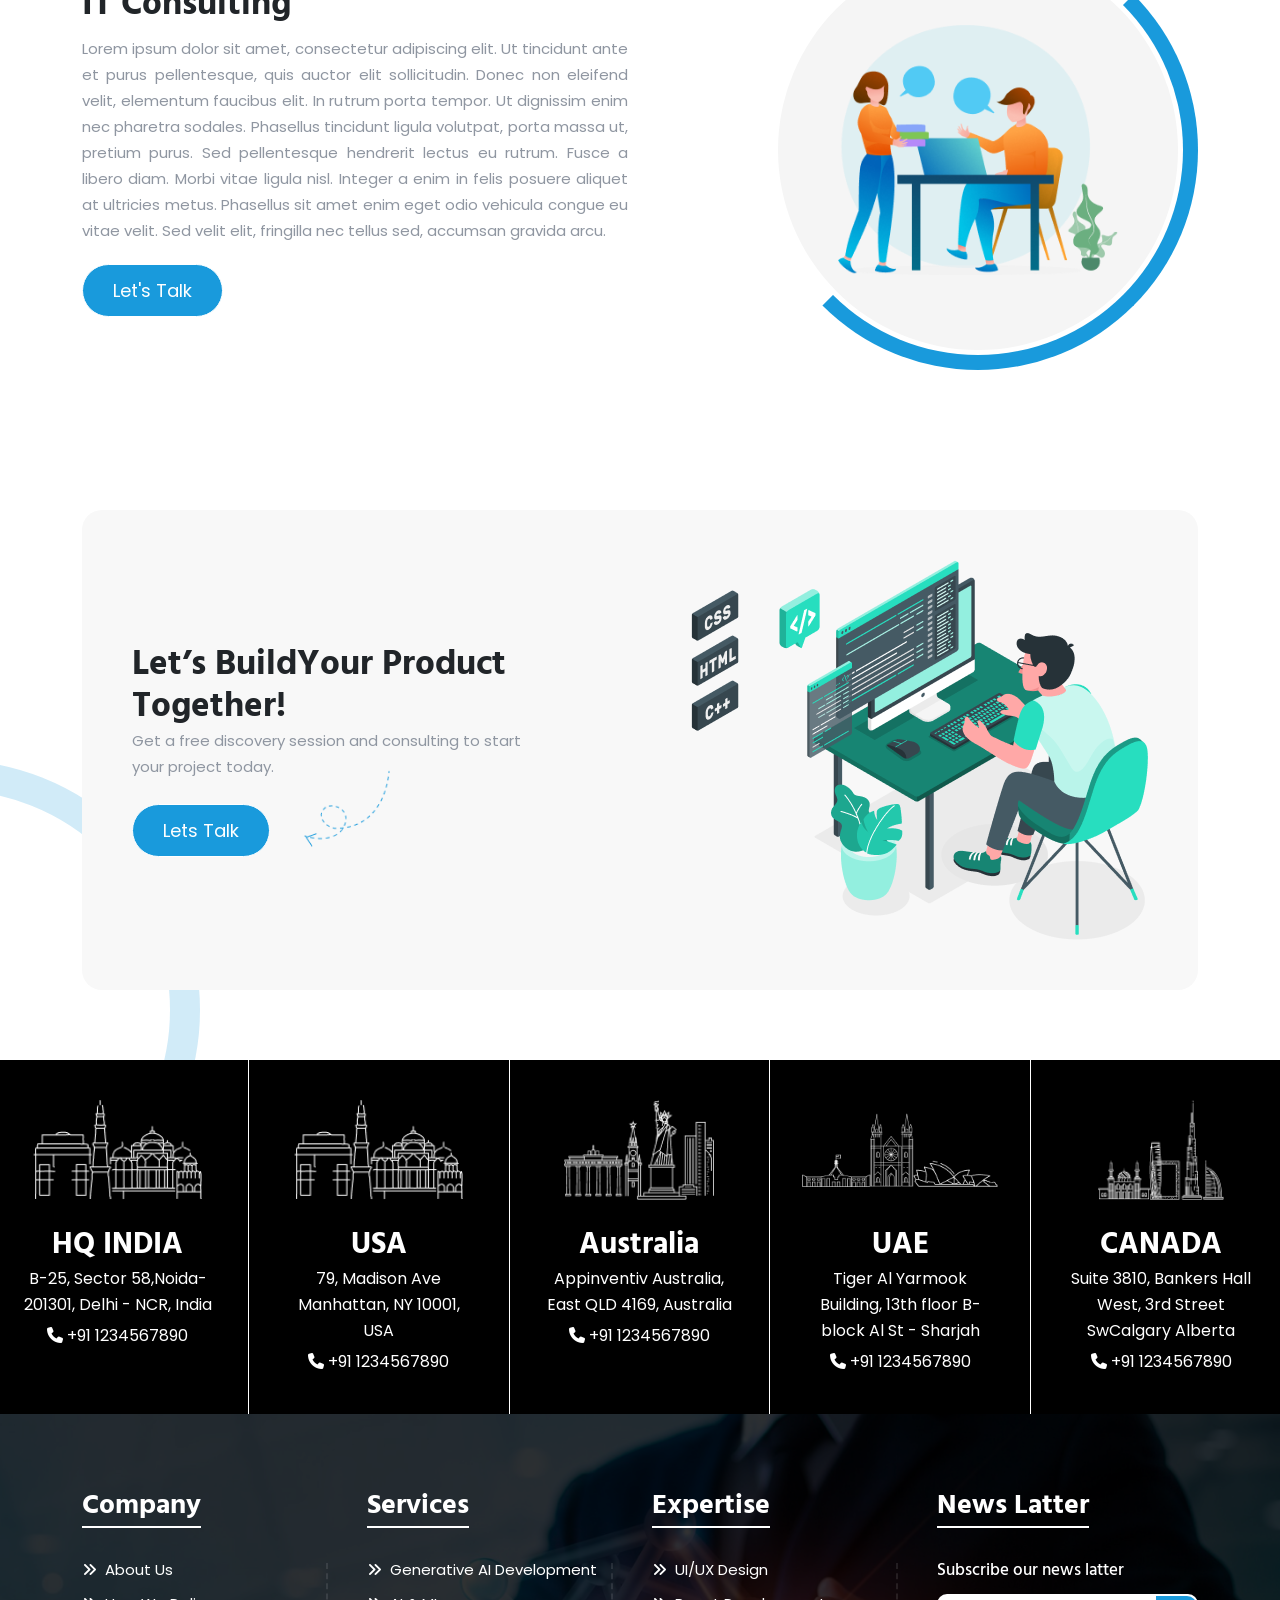
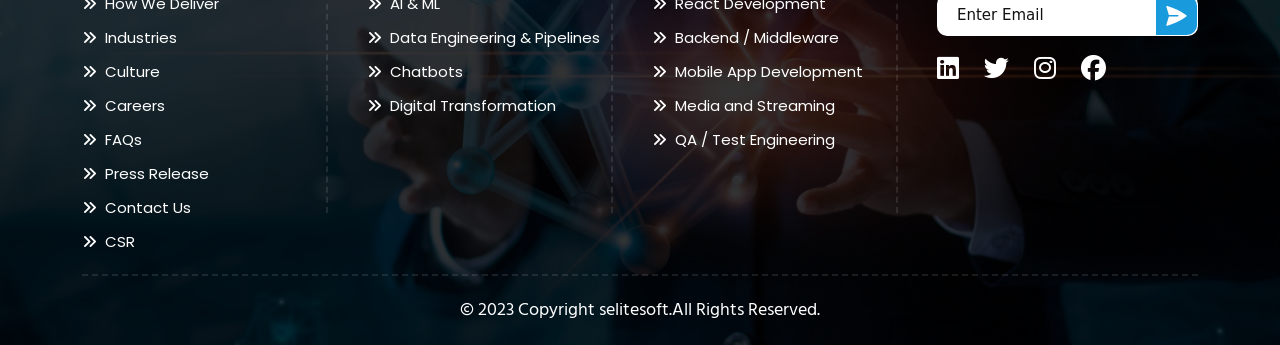
<file: services.html>
<!DOCTYPE html>
<html lang="en">

<head>
    <meta charset="UTF-8">
    <meta name="viewport" content="width=device-width, initial-scale=1.0">
    <title>services page</title>
    <!-- font-awesome style  -->
    <link rel="stylesheet" href="./assest/css/vendor/fontawsome-all.min.css">
    <!-- bootstrap style -->
    <link rel="stylesheet" href="./assest/css/vendor/bootstrap.min.css">
    <!-- coustm style -->
    <link rel="stylesheet" href="./assest/css/style.css">
    <!-- responsive style -->
    <link rel="stylesheet" href="./assest/css/responsive.css">
</head>

<body>
    <!--================== 
        header start
    ======================-->
    <header id="navbar_id">
        <div class="container">
            <div class="navbar_menu d-flex justify-content-between align-items-center">
                <div class="logo">
                    <a href="index.html">
                        <img src="./assest/image/logo.png" alt="" class="img-fluid">
                    </a>
                </div>
                <ul class="menu d-flex align-items-center">
                    <li class="d-xl-none d-block">
                        <a href="#">
                            <div class="menu-brand">
                                <img src="./assest/image/logo.png" alt="" class="img-fluid">
                                <i class="fa-solid fa-xmark d-xl-none d-block close_btn"></i>
                            </div>
                        </a>
                    </li>
                    <li><a href="index.html">Home</a></li>
                    <li><a href="about.html">About Us</a></li>
                    <li><a href="services.html">Services</a></li>
                    <li><a href="#">Hire Developer</a></li>
                    <li><a href="company.html">Company</a></li>
                    <li><a href="contact.html">Contact Us</a></li>
                </ul>
                <div class="d-flex align-items-center">
                    <a href="#" class="main-btn  me-xl-0 me-4"> Let's Talk</a>
                    <div class="mobmenu_action d-xl-none d-block ">
                        <i class="fa-solid fa-bars text-white"></i>
                    </div>
                </div>
            </div>
        </div>
    </header>
    <!--================= 
        header end
    ======================-->

    <!--======================= 
        hservices_content start
    ===========================-->
    <section class="cooman_height">
        <div class="container">
            <div class="row align-items-center mt-0 mt-md-5 pt-5 pb-4">
                <div class="col-md-6 position-relative mt-4 mt-lg-0">
                    <h1 class="text-white text-center text-md-start">Services</h1>
                </div>
                <div class="col-md-6 text-end d-none d-md-block">
                    <img src="./assest/image/services-img/services.png" alt="" class="img-fluid cooman_object">
                </div>
            </div>
        </div>
    </section>
    <!--======================= 
        hservices_content end
    ===========================-->

    <!--=================== 
       product_about start
    ======================-->
    <section class="product_about padding-y-70 position-relative overflow-hidden">
        <div class="circle"></div>
        <div class="container">
            <div class="row align-items-center dassed gy-4 product_padding pt-0">
                <div class="col-md-6 d-flex justify-content-center justify-content-lg-start">
                    <div class="ring-left ring">
                        <div class="inner-ring ">
                            <img src="./assest/image/services-img/services-2.png" alt="" class="img-fluid">
                        </div>
                    </div>
                </div>
                <div class="col-md-6">
                    <div class="product_details">
                        <h2 >Product Design</h2>
                        <p class="justify_p paddiing_top_botoom">Lorem ipsum dolor sit amet, consectetur adipiscing elit. Ut
                            tincidunt ante et purus
                            pellentesque, quis auctor elit sollicitudin. Donec non eleifend velit, elementum faucibus
                            elit. In rutrum porta tempor. Ut dignissim enim nec pharetra sodales. Phasellus tincidunt
                            ligula volutpat, porta massa ut, pretium purus. Sed pellentesque hendrerit lectus eu rutrum.
                            Fusce a libero diam. Morbi vitae ligula nisl. Integer a enim in felis posuere aliquet at
                            ultricies metus. Phasellus sit amet enim eget odio vehicula congue eu vitae velit. Sed velit
                            elit, fringilla nec tellus sed, accumsan gravida arcu.</p>
                        <div >
                            <a href="#" class="white_btn  d-inline-block"> Let's Talk</a>
                        </div>
                    </div>
                </div>
            </div>
            <div class="row align-items-center dassed gy-4 product_padding">
                <div class="col-md-6">
                    <div class="product_details">
                        <h2 >Mobile App Development</h2>
                        <p class="justify_p paddiing_top_botoom">Lorem ipsum dolor sit amet, consectetur adipiscing elit. Ut
                            tincidunt ante et purus
                            pellentesque, quis auctor elit sollicitudin. Donec non eleifend velit, elementum faucibus
                            elit. In rutrum porta tempor. Ut dignissim enim nec pharetra sodales. Phasellus tincidunt
                            ligula volutpat, porta massa ut, pretium purus. Sed pellentesque hendrerit lectus eu rutrum.
                            Fusce a libero diam. Morbi vitae ligula nisl. Integer a enim in felis posuere aliquet at
                            ultricies metus. Phasellus sit amet enim eget odio vehicula congue eu vitae velit. Sed velit
                            elit, fringilla nec tellus sed, accumsan gravida arcu.</p>
                        <div >
                            <a href="#" class="white_btn  d-inline-block"> Let's Talk</a>
                        </div>
                    </div>
                </div>
                <div class="col-md-6 order-md-last order-first d-flex justify-content-center justify-content-lg-end">
                    <div class="ring-right ring">
                        <div class="inner-ring ">
                            <img src="./assest/image/services-img/services-3.png" alt="" class="img-fluid">
                        </div>
                    </div>
                </div>
            </div>
            <div class="row align-items-center dassed gy-4 product_padding">
                <div class="col-md-6 d-flex justify-content-center justify-content-lg-start">
                    <div class="ring-left ring">
                        <div class="inner-ring ">
                            <img src="./assest/image/services-img/services-4.png" alt="" class="img-fluid">
                        </div>
                    </div>
                </div>
                <div class="col-md-6">
                    <div class="product_details">
                        <h2 >Product Design</h2>
                        <p class="justify_p paddiing_top_botoom">Lorem ipsum dolor sit amet, consectetur adipiscing elit. Ut
                            tincidunt ante et purus
                            pellentesque, quis auctor elit sollicitudin. Donec non eleifend velit, elementum faucibus
                            elit. In rutrum porta tempor. Ut dignissim enim nec pharetra sodales. Phasellus tincidunt
                            ligula volutpat, porta massa ut, pretium purus. Sed pellentesque hendrerit lectus eu rutrum.
                            Fusce a libero diam. Morbi vitae ligula nisl. Integer a enim in felis posuere aliquet at
                            ultricies metus. Phasellus sit amet enim eget odio vehicula congue eu vitae velit. Sed velit
                            elit, fringilla nec tellus sed, accumsan gravida arcu.</p>
                        <div >
                            <a href="#" class="white_btn  d-inline-block"> Let's Talk</a>
                        </div>
                    </div>
                </div>
            </div>
            <div class="row align-items-center dassed gy-4 product_padding">
                <div class="col-md-6">
                    <div class="product_details">
                        <h2 >Software Development</h2>
                        <p class="justify_p paddiing_top_botoom">Lorem ipsum dolor sit amet, consectetur adipiscing elit. Ut
                            tincidunt ante et purus
                            pellentesque, quis auctor elit sollicitudin. Donec non eleifend velit, elementum faucibus
                            elit. In rutrum porta tempor. Ut dignissim enim nec pharetra sodales. Phasellus tincidunt
                            ligula volutpat, porta massa ut, pretium purus. Sed pellentesque hendrerit lectus eu rutrum.
                            Fusce a libero diam. Morbi vitae ligula nisl. Integer a enim in felis posuere aliquet at
                            ultricies metus. Phasellus sit amet enim eget odio vehicula congue eu vitae velit. Sed velit
                            elit, fringilla nec tellus sed, accumsan gravida arcu.</p>
                        <div >
                            <a href="#" class="white_btn  d-inline-block"> Let's Talk</a>
                        </div>
                    </div>
                </div>
                <div class="col-md-6 order-md-last order-first  d-flex justify-content-center justify-content-lg-end ">
                    <div class="ring-right ring">
                        <div class="inner-ring ">
                            <img src="./assest/image/services-img/services-5.png" alt="" class="img-fluid">
                        </div>
                    </div>
                </div>
            </div>
            <div class="row align-items-center dassed gy-4 product_padding">
                <div class="col-md-6 d-flex justify-content-center justify-content-lg-start">
                    <div class="ring-left ring">
                        <div class="inner-ring ">
                            <img src="./assest/image/services-img/services-6.png" alt="" class="img-fluid">
                        </div>
                    </div>
                </div>
                <div class="col-md-6">
                    <div class="product_details">
                        <h2 >Cloud Services</h2>
                        <p class="justify_p paddiing_top_botoom">Lorem ipsum dolor sit amet, consectetur adipiscin aa tincidunt ante et purus
                            pellentesque, quis auctor elit sollicitudin. Donec non eleifend velit, elementum faucibus
                            elit. In rutrum porta tempor. Ut dignissim enim nec pharetra sodales. Phasellus tincidunt
                            ligula volutpat, porta massa ut, pretium purus. Sed pellentesque hendrerit lectus eu rutrum.
                            Fusce a libero diam. Morbi vitae ligula nisl. Integer a enim in felis posuere aliquet at
                            ultricies metus. Phasellus sit amet enim eget odio vehicula congue eu vitae velit. Sed velit
                            elit, fringilla nec tellus sed, accumsan gravida arcu.</p>
                        <div >
                            <a href="#" class="white_btn  d-inline-block"> Let's Talk</a>
                        </div>
                    </div>
                </div>
            </div>
            <div class="row align-items-center gy-4 product_padding pb-0">
                <div class="col-md-6">
                    <div class="product_details">
                        <h2 >IT Consulting</h2>
                        <p class="justify_p paddiing_top_botoom">Lorem ipsum dolor sit amet, consectetur adipiscing elit. Ut
                            tincidunt ante et purus
                            pellentesque, quis auctor elit sollicitudin. Donec non eleifend velit, elementum faucibus
                            elit. In rutrum porta tempor. Ut dignissim enim nec pharetra sodales. Phasellus tincidunt
                            ligula volutpat, porta massa ut, pretium purus. Sed pellentesque hendrerit lectus eu rutrum.
                            Fusce a libero diam. Morbi vitae ligula nisl. Integer a enim in felis posuere aliquet at
                            ultricies metus. Phasellus sit amet enim eget odio vehicula congue eu vitae velit. Sed velit
                            elit, fringilla nec tellus sed, accumsan gravida arcu.</p>
                        <div >
                            <a href="#" class="white_btn  d-inline-block"> Let's Talk</a>
                        </div>
                    </div>
                </div>
                <div class="col-md-6 order-md-last order-first d-flex justify-content-center justify-content-lg-end">
                    <div class="ring-right ring">
                        <div class="inner-ring ">
                            <img src="./assest/image/services-img/services-7.png" alt="" class="img-fluid">
                        </div>
                    </div>
                </div>
            </div>
        </div>
    </section>
    <!--=================== 
       product_about end
    ======================-->

    <!--================== 
        buildYour start
    =====================-->
    <section class="buildYour padding-y-70 position-relative">
        <div class="container">
            <div class="row">
                <div class="col-12">
                    <div class="buildyour_bg">
                        <div class="row justify-content-between align-items-center gy-4">
                            <div class="col-lg-5  position-relative text-center text-lg-start">
                                <h2>Let’s BuildYour Product Together!</h2>
                                <p>Get a free discovery session and consulting to start your project today.</p>
                                <a href="#" class="white_btn mt-4 d-inline-block"> Lets Talk</a>
                                <img src="./assest/image/home-img/buildYour-2.png" alt="image "
                                    class="building_erro d-none d-lg-block">
                            </div>
                            <div class="col-lg-6  text-center text-lg-end order-lg-last order-first">
                                <img src="./assest/image/home-img/buildYour-1.png" alt="img che" class="img-fluid ">
                            </div>
                        </div>
                    </div>
                </div>
            </div>
        </div>
        <div class="circle circle-2"></div>
    </section>
    <!--================== 
        buildYour end
    =====================-->

    
     <!--======================== 
        footer_top_section start    
    ============================-->
    <section class="footer_top_section p-0 m-0 overflow-hidden">
        <div class="row row-cols-xl-5  row-cols-md-3 row-cols-2">
            <div class="cols p-0">
                <div class="box text-center position-relative h-100">
                    <div class="box_bg_img">
                        <img src="./assest/image/home-img/footer-1.png" alt="" class="img-fluid">
                    </div>
                    <div class="box_content">
                        <img src="./assest/image/home-img/frame-4.png" alt="" class="img-fluid">
                        <h1 class="box_title mb-0">HQ INDIA</h1>
                        <p class="box_sub_title">B-25, Sector 58,Noida- 201301, Delhi - NCR, India</p>
                        <div class="box_contact"><span><i class="fa-solid fa-phone"></i></span> +91 1234567890
                        </div>
                    </div>
                </div>
            </div>
            <div class="cols p-0">
                <div class="box text-center position-relative h-100">
                    <div class="box_bg_img">
                        <img src="./assest/image/home-img/footer-1.png" alt="" class="img-fluid">
                    </div>
                    <div class="box_content">
                        <img src="./assest/image/home-img/frame-4.png" alt="" class="img-fluid">
                        <h1 class="box_title mb-0">USA</h1>
                        <p class="box_sub_title">79, Madison Ave Manhattan, NY 10001, USA</p>
                        <div class="box_contact "><span><i class="fa-solid fa-phone"></i></span> +91 1234567890
                        </div>
                    </div>
                </div>
            </div>
            <div class="cols p-0">
                <div class="box text-center position-relative h-100">
                    <div class="box_bg_img">
                        <img src="./assest/image/home-img/footer-1.png" alt="" class="img-fluid">
                    </div>
                    <div class="box_content">
                        <img src="./assest/image/home-img/frame-3.png" alt="" class="img-fluid">
                        <h1 class="box_title mb-0">Australia</h1>
                        <p class="box_sub_title">Appinventiv Australia, East QLD 4169, Australia</p>
                        <div class="box_contact "><span><i class="fa-solid fa-phone"></i></span> +91 1234567890
                        </div>
                    </div>
                </div>
            </div>
            <div class="cols p-0">
                <div class="box text-center position-relative h-100">
                    <div class="box_bg_img">
                        <img src="./assest/image/home-img/footer-1.png" alt="" class="img-fluid">
                    </div>
                    <div class="box_content">
                        <img src="./assest/image/home-img/frame-2.png" alt="" class="img-fluid">
                        <h1 class="box_title mb-0">UAE</h1>
                        <p class="box_sub_title">Tiger Al Yarmook Building, 13th floor B-block Al St - Sharjah</p>
                        <div class="box_contact "><span><i class="fa-solid fa-phone"></i></span> +91 1234567890
                        </div>
                    </div>
                </div>
            </div>
            <div class="cols p-0">
                <div class="box text-center position-relative h-100">
                    <div class="box_bg_img">
                        <img src="./assest/image/home-img/footer-1.png" alt="" class="img-fluid">
                    </div>
                    <div class="box_content">
                        <img src="./assest/image/home-img/frame-1.png" alt="" class="img-fluid">
                        <h1 class="box_title mb-0">CANADA</h1>
                        <p class="box_sub_title">Suite 3810, Bankers Hall West, 3rd Street SwCalgary Alberta</p>
                        <div class="box_contact "><span><i class="fa-solid fa-phone"></i></span> +91 1234567890
                        </div>
                    </div>
                </div>
            </div>
        </div>
    </section>
    <!--======================== 
        footer_top_section end    
    ============================-->


      <!--============ 
        footer start   
    ================-->
    <footer class="footer">
        <div class="container">
            <div class="bottom_dashed">
                <div class="row">
                    <div class="col-xl-3 col-md-6">
                        <h3>Company</h3>
                        <ul class="footer_menu_list">
                            <li><a href="#"><i class="fa-solid fa-angles-right me-2"></i>About Us</a></li>
                            <li><a href="#"><i class="fa-solid fa-angles-right me-2"></i>How We Deliver</a></li>
                            <li><a href="#"><i class="fa-solid fa-angles-right me-2"></i>Industries</a></li>
                            <li><a href="#"><i class="fa-solid fa-angles-right me-2"></i>Culture</a></li>
                            <li><a href="#"><i class="fa-solid fa-angles-right me-2"></i>Careers</a></li>
                            <li><a href="#"><i class="fa-solid fa-angles-right me-2"></i>FAQs</a></li>
                            <li><a href="#"><i class="fa-solid fa-angles-right me-2"></i>Press Release</a></li>
                            <li><a href="#"><i class="fa-solid fa-angles-right me-2"></i>Contact Us</a></li>
                            <li><a href="#"><i class="fa-solid fa-angles-right me-2"></i>CSR</a></li>
                        </ul>
                    </div>
                    <div class="col-xl-3 col-md-6">
                        <h3>Services</h3>
                        <ul class="footer_menu_list">
                            <li><a href="#"><i class="fa-solid fa-angles-right me-2"></i>Generative AI Development</a>
                            </li>
                            <li><a href="#"><i class="fa-solid fa-angles-right me-2"></i>AI & ML</a></li>
                            <li><a href="#"><i class="fa-solid fa-angles-right me-2"></i>Data Engineering &
                                    Pipelines</a>
                            </li>
                            <li><a href="#"><i class="fa-solid fa-angles-right me-2"></i>Chatbots</a></li>
                            <li><a href="#"><i class="fa-solid fa-angles-right me-2"></i>Digital Transformation</a></li>
                        </ul>
                    </div>
                    <div class="col-xl-3 col-md-6">
                        <h3>Expertise</h3>
                        <ul class="footer_menu_list">
                            <li><a href="#"><i class="fa-solid fa-angles-right me-2"></i>UI/UX Design</a></li>
                            <li><a href="#"><i class="fa-solid fa-angles-right me-2"></i>React Development</a></li>
                            <li><a href="#"><i class="fa-solid fa-angles-right me-2"></i>Backend / Middleware</a></li>
                            <li><a href="#"><i class="fa-solid fa-angles-right me-2"></i>Mobile App Development</a></li>
                            <li><a href="#"><i class="fa-solid fa-angles-right me-2"></i>Media and Streaming</a></li>
                            <li><a href="#"><i class="fa-solid fa-angles-right me-2"></i>QA / Test Engineering</a></li>
                        </ul>
                    </div>
                    <div class="col-xl-3 col-md-6">
                        <h3>News Latter</h3>
                        <div class="news_content">
                            <p>Subscribe our news latter</p>
                            <div class="news_form">
                                <input type="text" placeholder="Enter Email">
                                <span class="news_input position-absolute d-flex   align-items-center"><img
                                        src="./assest/image/home-img/footer_svg-2.svg" alt=""></span>
                            </div>
                            <div class="news_icon">
                                <i class="fa-brands fa-linkedin"></i>
                                <i class="fa-brands fa-twitter"></i>
                                <i class="fa-brands fa-instagram"></i>
                                <i class="fa-brands fa-facebook"></i>
                            </div>
                        </div>
                    </div>
                </div>
            </div>
        </div>
        <h6 class="text-center text-white py-4 fw-normal">© 2023 Copyright selitesoft.All Rights Reserved.</h6>
    </footer>
    <!--========== 
        footer end   
    ==============-->
    <a class="scroll-top" href="#"><i class="fa-solid fa-angles-up"></i></a>
     <!-- jquery js -->
     <script src="./assest/js/vendor/jquery-3.7.1.js"></script>
     <!-- wow animate -->
     <script src="./assest/js/vendor/wow.min.js"></script>
     <script>
         new WOW().init();
     </script>
     <!-- bootstrap js -->
     <script src="./assest/js/vendor/bootstrap.min.js"></script>
     <!-- coustm js -->
     <script src="./assest/js/main.js"></script> 
</body>
</html>
</file>
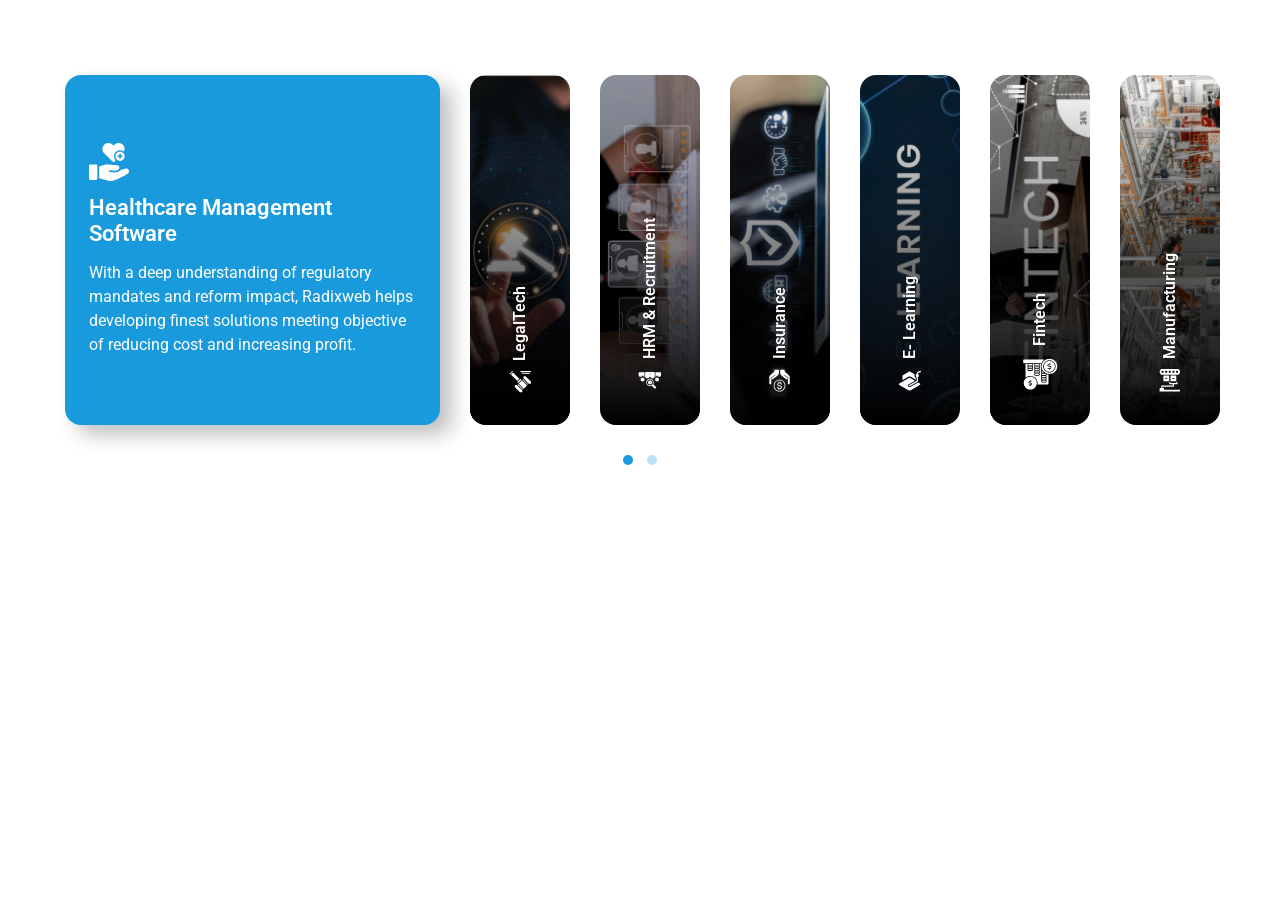
<file: slider.html>
<!DOCTYPE html>
<html lang="en">

<head>
    <meta charset="UTF-8">
    <meta name="viewport" content="width=device-width, initial-scale=1.0">
    <title>Document</title>
    <link rel="stylesheet" href="https://cdnjs.cloudflare.com/ajax/libs/twitter-bootstrap/4.5.0/css/bootstrap.min.css">
    <link rel="stylesheet" href="https://cdnjs.cloudflare.com/ajax/libs/OwlCarousel2/2.3.4/assets/owl.carousel.min.css">
    <link rel="stylesheet"
        href="https://cdnjs.cloudflare.com/ajax/libs/OwlCarousel2/2.3.4/assets/owl.theme.default.css">
    <link rel="stylesheet" href="slider.css">
</head>

<body>
    <section class="game-section">
        <div class="owl-carousel custom-carousel owl-theme">
            <div class="item active">
                <div class="item_after">
                    <img src="./assest/image/home-img/software-1.png" alt="img" class="item_bgimg">
                    <div class="item_heding">
                        <img src="./assest/image/home-img/software-svg-1.svg" alt="svg" class="item_logo">
                        <h3>Healthcare Management Software</h3>
                    </div>
                </div>
                <div class="item-desc">
                    <img src="./assest/image/home-img/software-svg-1.svg" alt="svg" class="item_logo">
                    <h3>Healthcare Management Software</h3>
                    <p>With a deep understanding of regulatory mandates and reform impact, Radixweb helps developing
                        finest solutions meeting objective of reducing cost and increasing profit.</p>
                </div>
            </div>
            <div class="item">
                <div class="item_after">
                    <img src="./assest/image/home-img/software-1.png" alt="img" class="item_bgimg">
                    <div class="item_heding">
                        <img src="./assest/image/home-img/software-svg-2.svg" alt="svg" class="item_logo">
                        <h3>LegalTech</h3>
                    </div>
                </div>
                <div class="item-desc">
                    <img src="./assest/image/home-img/software-svg-2.svg" alt="svg" class="item_logo item_logo_roted">
                    <h3>LegalTech</h3>
                    <p>With a deep understanding of regulatory mandates and reform impact, Radixweb helps developing
                        finest solutions meeting objective of reducing cost and increasing profit.</p>
                </div>
            </div>
            <div class="item">
                <div class="item_after">
                    <img src="./assest/image/home-img/software-2.png" alt="img" class="item_bgimg">
                    <div class="item_heding">
                        <img src="./assest/image/home-img/software-svg-3.svg" alt="svg" class="item_logo">
                        <h3>HRM & Recruitment</h3>
                    </div>
                </div>
                <div class="item-desc">
                    <img src="./assest/image/home-img/software-svg-3.svg" alt="svg" class="item_logo item_logo_roted">
                    <h3>HRM & Recruitment</h3>
                    <p>With a deep understanding of regulatory mandates and reform impact, Radixweb helps developing
                        finest solutions meeting objective of reducing cost and increasing profit.</p>
                </div>
            </div>
            <div class="item">
                <div class="item_after">
                    <img src="./assest/image/home-img/software-3.png" alt="img" class="item_bgimg">
                    <div class="item_heding">
                        <img src="./assest/image/home-img/software-svg-4.svg" alt="svg" class="item_logo">
                        <h3>Insurance</h3>
                    </div>
                </div>
                <div class="item-desc">
                    <img src="./assest/image/home-img/software-svg-4.svg" alt="svg" class="item_logo item_logo_roted">
                    <h3>Insurance</h3>
                    <p>With a deep understanding of regulatory mandates and reform impact, Radixweb helps developing
                        finest solutions meeting objective of reducing cost and increasing profit.</p>
                </div>
            </div>
            <div class="item">
                <div class="item_after">
                    <img src="./assest/image/home-img/software-4.png" alt="img" class="item_bgimg">
                    <div class="item_heding">
                        <img src="./assest/image/home-img/software-svg-5.svg" alt="svg" class="item_logo">
                        <h3>E- Learning</h3>
                    </div>
                </div>
                <div class="item-desc">
                    <img src="./assest/image/home-img/software-svg-5.svg" alt="svg" class="item_logo item_logo_roted">
                    <h3>E- Learning</h3>
                    <p>With a deep understanding of regulatory mandates and reform impact, Radixweb helps developing
                        finest solutions meeting objective of reducing cost and increasing profit.</p>
                </div>
            </div>
            <div class="item">
                <div class="item_after">
                    <img src="./assest/image/home-img/software-5.png" alt="img" class="item_bgimg">
                    <div class="item_heding">
                        <img src="./assest/image/home-img/software-svg-6.svg" alt="svg" class="item_logo">
                        <h3>Fintech</h3>
                    </div>
                </div>
                <div class="item-desc">
                    <img src="./assest/image/home-img/software-svg-6.svg" alt="svg" class="item_logo item_logo_roted">
                    <h3>Fintech</h3>
                    <p>With a deep understanding of regulatory mandates and reform impact, Radixweb helps developing
                        finest solutions meeting objective of reducing cost and increasing profit.</p>
                </div>
            </div>
            <div class="item">
                <div class="item_after">
                    <img src="./assest/image/home-img/software-6.png" alt="img" class="item_bgimg">
                    <div class="item_heding">
                        <img src="./assest/image/home-img/software-svg-7.svg" alt="svg" class="item_logo">
                        <h3>Manufacturing</h3>
                    </div>
                </div>
                <div class="item-desc">
                    <img src="./assest/image/home-img/software-svg-7.svg" alt="svg" class="item_logo item_logo_roted">
                    <h3>Manufacturing</h3>
                    <p>With a deep understanding of regulatory mandates and reform impact, Radixweb helps developing
                        finest solutions meeting objective of reducing cost and increasing profit.</p>
                </div>
            </div>
            <div class="item">
                <div class="item_after">
                    <img src="./assest/image/home-img/software-7.png" alt="img" class="item_bgimg">
                    <div class="item_heding">
                        <img src="./assest/image/home-img/software-svg-8.svg" alt="svg" class="item_logo">
                        <h3>Printing</h3>
                    </div>
                </div>
                <div class="item-desc">
                    <img src="./assest/image/home-img/software-svg-8.svg" alt="svg" class="item_logo item_logo_roted">
                    <h3>Printing</h3>
                    <p>With a deep understanding of regulatory mandates and reform impact, Radixweb helps developing
                        finest solutions meeting objective of reducing cost and increasing profit.</p>
                </div>
            </div>

        </div>
    </section>
</body>
<script src="https://cdnjs.cloudflare.com/ajax/libs/jquery/3.5.1/jquery.min.js"></script>
<script src="https://cdnjs.cloudflare.com/ajax/libs/OwlCarousel2/2.3.4/owl.carousel.min.js"></script>
<script>
    $(".custom-carousel").owlCarousel({
        autoWidth: true,
        loop: false
    });
    $(document).ready(function () {
        $(".custom-carousel .item").click(function () {
            $(".custom-carousel .item").not($(this)).removeClass("active");
            $(this).toggleClass("active");
        });
    });
</script>

</html>
</file>
<file: assest/css/style.css>
@import url('https://fonts.googleapis.com/css2?family=DM+Sans:ital,opsz,wght@0,9..40,100..1000;1,9..40,100..1000&family=Hind:wght@300;400;500;600;700&family=Poppins:ital,wght@0,100;0,200;0,300;0,400;0,500;0,600;0,700;0,800;0,900;1,100;1,200;1,300;1,400;1,500;1,600;1,700;1,800;1,900&display=swap');

* {
  margin: 0;
  padding: 0;
  box-sizing: border-box;
}

/*=============================
        TYPOGRAPHY
  =============================*/
:root {
  --text-color: #8F96A1;
  --green-color: #35D453;
  --blue-color: #199ADC;
  --bg-color: rgba(248, 248, 248, 1);
  --poppins-text: 'Poppins';
  --hind-text: 'Hind';
  --dm-sans-text: 'DM Sans';
}

h1,
h2,
h3,
h4,
h5,
h6,
a,
ul,
li {
  margin: 0;
  padding: 0;
}

h1,
h2,
h3,
h4,
h5,
h6 {
  font-weight: 700;
}

h1 {
  font-size: 60px;
  font-family: var(--dm-sans-text);
}

h2 {
  font-size: 35px;
  font-family: var(--hind-text);
}

h3 {
  font-size: 28px;
  font-family: var(--hind-text);
}

h4 {
  font-size: 24px;
  font-family: var(--hind-text);
}

h5 {
  font-size: 22px;
  font-family: var(--hind-text);
}

h6 {
  font-size: 18px;
  font-family: var(--hind-text);
}

a {
  text-decoration: none;
}

a:hover {
  color: #fff;
}

p {
  font-size: 15px;
  line-height: 26px;
  font-family: var(--poppins-text);
  margin-bottom: 0;
}

.title_padding_botoom {
  padding-bottom: 30px;
}

.lb-details {
  display: none !important;
}

/*=============
    button 
  =============*/
.main-btn,
.white_btn {
  font-family: var(--poppins-text);
  font-size: 18px;
  color: #fff;
  position: relative;
  border: 1px solid #fff;
  display: inline;
  border-radius: 100px;
  transition: all 0.4s ease;
}

.main-btn {
  padding: 14px 50px;
}

.main-btn:hover {
  color: #01013F;
  background-color: #fff;
}

.white_btn {
  padding: 12px 30px;
  background-color: #199ADC;
}

.white_btn:hover {
  background-color: transparent;
  border: 1px solid #199ADC;
  color: #199ADC;
}

.padding-y-70 {
  padding: 70px 0px;
}

.card {
  border: unset;
}

.circle {
  width: 500px;
  height: 500px;
  border: 30px solid rgba(25, 154, 220, 1);
  border-radius: 50%;
  opacity: 20%;
}

.border-green {
  border: 1px solid #35D453;
  color: #35D453;
}

.green {
  background-color: #35D453;
}

.blue {
  background-color: #199ADC;
}

.border_dased_green {
  border-color: #35D453 !important;
}

.border_dased_green_outline {
  outline-color: #35D453 !important;
}

.border_dased_blue_outline {
  outline-color: #199ADC !important;
}

.border_dased_blue {
  border-color: #199ADC !important;
}

.border-blue {
  border: 1px solid #199ADC;
  color: #199ADC;
}

.swiper-button-next:after,
.swiper-button-prev:after {
  font-family: FontAwesome !important;
  font-size: 15px !important;
  color: #fff !important;
}

.swiper-button-next:after {
  content: "\f061";
}

.swiper-button-prev:after {
  content: "\f060";
}

/*======================
    header start
  ========================*/
header {
  position: fixed;
  top: 0;
  z-index: 10;
  width: 100%;

}

header.sticky {
  position: fixed;
  top: 0;
  width: 100%;
  height: 80px;
  background-color: #232b4e;
  color: white;
  transition: all .3s ease-out;
  animation: fadeInDown 1s ease;
}

@keyframes fadeInDown {
  0% {
    opacity: 0;
    transform: translateY(-20px);
  }

  100% {
    opacity: 1;
    transform: translateY(0);
  }
}

header .navbar_menu {
  height: 80px;
}

header .navbar_menu .menu {
  list-style: none;
  gap: 24px;
  margin: 0;
}

header .navbar_menu .menu a {
  font-size: 16px;
  font-family: var(--poppins-text);
  color: #fff;
}

header .navbar_menu .menu a:after {
  display: block;
  content: '';
  border-bottom: solid 2px #fff;
  transform: scaleX(0);
  transition: transform 300ms ease-in-out;
}

header .navbar_menu .menu a:hover:after {
  transform: scaleX(1);
}

header .navbar_menu .mobmenu_action i {
  font-size: 35px;
  color: #fff;
  opacity: 0.8;
}

/*=================================
        home_content 
  =================================*/
.home_content {
  background: radial-gradient(60.02% 112.53% at 58.13% 32.31%, #0B335D 0%, #041048 64.08%, #01013F 100%);
  height: 740px;
}

.home_top_padding {
  padding-top: 80px;
}

.home_content h1 {
  letter-spacing: 3px;
  position: relative;
  z-index: 2;
}

.home_content p {
  color: #fff;
  position: relative;
  z-index: 2;
}

.home_content img {
  animation: anim 4s linear infinite;
}

@keyframes anim {

  0%,
  100% {
    transform: translateY(0rem);
  }

  50% {
    transform: translateY(-1.6rem);
  }
}

.home_content .big-circul {
  width: 250px;
  height: 250px;
  background-color: rgba(25, 154, 220, 0.2);
  opacity: 0.6;
  position: absolute;
  top: 0px;
  right: 30px;
  border-radius: 50%;
}

.home_content .medium-circul {
  width: 45px;
  height: 45px;
  border-radius: 50%;
  opacity: 0.6;
  position: absolute;
  bottom: 45px;
  left: 250px;
  background-color: rgba(25, 154, 220, 0.2);
  transform: all 0.3s linear;
  animation: medium-circul 10s linear infinite;
}
@keyframes medium-circul{
  0%{
    transform:rotate(0deg)
              translate(-120px)
              rotate(0deg);
  
  }
  100%{
    transform:rotate(360deg)
              translate(-120px)
              rotate(-360deg);
  }
}
.home_content .small-circul {
  width: 30px;
  height: 30px;
  border-radius: 50%;
  opacity: 0.6;
  position: absolute;
  top: -30px;
  left: 220px;
  background-color: rgba(25, 154, 220, 0.2);
  animation: small-circul 10s linear infinite;
}
@keyframes small-circul{
  0%{
    transform:rotate(0deg)
              translate(-100px)
              rotate(0deg);
  
  }
  100%{
    transform:rotate(-360deg)
              translate(-100px)
              rotate(360deg);
  }
}
/*=================================
        business 
  =================================*/
.business .card {
  box-shadow: 0px 0px 20px 0px rgba(0, 0, 0, 0.1);
  padding: 30px 0px;
  transition: all 0.3s ease-out;
  z-index: 1;
}

.business .card:hover {
  scale: 1.04;
}

.business .card .card-body p {
  color: var(--text-color);
  font-weight: 500;
}

.business .card .card_img img {
  max-width: 50px;
  max-height: 50px;
}

.business .card_up {
  margin-top: -50px;
}

.business .card .card_img::before {
  content: '';
  position: absolute;
  bottom: -20px;
  border: 2px solid #199ADC;
  width: 50px;
}

.card_img.border_green::before {
  content: "";
  border: 2px solid #35D453 !important;
}

.business .circle {
  position: absolute;
  bottom: -260px;
  right: -350px;
}

/*=================================
       trusted_companies
  =================================*/
.trusted_companies {
  background-color: var(--bg-color);
}

.trusted_companies .card {
  box-shadow: 0px 0px 30px 0px rgba(0, 0, 0, 0.07);
  padding: 25px;
  border-radius: 10px;
}

/*=================================
        what_best 
  =================================*/
.what_best p {
  color: var(--text-color);
}

.what_best .card {
  border-radius: 20px;
  margin: 75px 0px 15px 0px;
}

.what_best .card .card-body {
  padding: 20px 30px;
}

.what_best .card .img-fluid {
  max-width: 100px;
  margin-top: -50px;
  margin-left: 30px;
}

.best-btn {
  font-family: var(--poppins-text);
  font-size: 14px;
  color: var(--blue-color);
  font-weight: 600;
  position: relative;
}

.best-btn:hover {
  color: var(--blue-color);
}

.best-btn span {
  width: 10px;
  height: 10px;
  border-radius: 50%;
  background-color: var(--blue-color);
  display: inline-block;
}

/*=================
    our-product 
  =================*/
.our-product {
  background-color: var(--bg-color);
}

.our-product .slide-container {
  padding-bottom: 40px;
}

.our-product .slide-content {
  overflow: hidden;
  border-radius: 25px;
}

.our-product .card {
  border-radius: 20px;
}

.our-product .card-content {
  padding: 30px;
}

.our-product .card .description {
  color: #707070;
  padding: 5px 0px;
}

.our-product .card .card-img-botoom {
  margin-top: 30px;
  position: relative;
}

.our-product .card .card-img-botoom .vector {
  position: absolute;
  top: -52px;
  left: 18px;
  width: 110px;
}

.swiper .swiper-navBtn {
  width: 40px !important;
  height: 40px !important;
  border-radius: 50% !important;
  background-color: rgba(5, 92, 136, 1);
  transition: all 0.5s ease;
}

.swiper-button-prev {
  inset-inline-start: 30px;
  transform: translateX(-80px);
}

.swiper-button-next {
  inset-inline-end: 30px;
  transform: translateX(80px);
}

.our-product .container:hover .swiper .swiper-navBtn,
.our-product .container:hover .swiper .swiper-button-prev,
.our-product .container:hover .swiper .swiper-button-next {
  visibility: visible !important;
  opacity: 1;
  transform: translateX(0px);

}


/*=================
   software
===================*/
.game-section {
  overflow: hidden;
}
.game-section .owl-stage {
  margin-bottom: 15px ;
  display: flex;
  display: -webkit-flex;
  width: 100% !important;
  display: flex;
  align-items: center;
  justify-content: center !important;
}
.owl-prev,.owl-next{
  display: none;
}
.game-section h3 {
  margin: 13px 0px;
  font-size: 22px;
  font-weight: 600;
}

.owl-theme .owl-dots .owl-dot span {
  background: rgba(25, 154, 220, 0.3);
}

.owl-theme .owl-dots .owl-dot.active span,
.owl-theme .owl-dots .owl-dot:hover span {
  background: rgba(25, 154, 220, 1);
}

.game-section .item {
  margin: 0 15px 30px;
  width: 100px;
  height: 350px;
  display: flex;
  align-items: center;
  justify-content: center;
  border-radius: 16px;
  overflow: hidden;
  position: relative;
  transition: all 0.4s ease-in-out;
  cursor: pointer;
}

.game-section .item.active .item_after {
  visibility: hidden;
  opacity: 0;
}

.game-section .item .item_heding {
  position: absolute;
  bottom: 60px;
  left: 0;
  z-index: 2;
  color: #fff;
  transform: rotate(-90deg);
  display: flex;
  align-items: center;
  width: 100%;
  transition: all 0.4s ease-in-out;

}

.game-section .item.active {
  width: 375px;
  box-shadow: 12px 10px 20px rgba(0, 0, 0, 0.25);
  background-color: rgba(25, 154, 220, 1);
}

.game-section .item .item_after,
.game-section .item .item_after .item_bgimg {
  height: 100%;
}

.game-section .item .item_after .item_heding h3 {
  text-wrap: nowrap;
  word-break: break-all;
  font-size: 16px;
  padding-left: 10px;
}

.game-section .item:after {
  content: "";
  display: block;
  position: absolute;
  height: 100%;
  width: 100%;
  left: 0;
  top: 0;
  background-image: linear-gradient(rgba(0, 0, 0, 0), rgba(0, 0, 0, 1));
}

.game-section .item.active.item::after {
  background-image: none;
}

.game-section .item-desc p {
  margin-bottom: 0px;
}

.game-section .item-desc {
  padding: 0 24px;
  color: #fff;
  position: absolute;
  /* top: 0px; */
  left: 0px;
  z-index: 1;
  overflow: hidden;
  opacity: 0;
  visibility: hidden;
  transition: all 0.4s ease-in-out;
}

.game-section .item.active .item-desc {
  opacity: 1;
  visibility: visible;
}

.game-section .item .item_logo {
  width: 40px;
}

.game-section .item .item_logo_roted {
  transform: rotate(90deg);
}

.game-section .owl-theme.custom-carousel .owl-dots {
  margin-top: -20px;
  position: relative;
  z-index: 5;
}
.game-section .item .best-btn{
  color: #fff !important;
}
/*=====================
   client-testimonial
  ====================*/
.client-testimonial {
  background-color: var(--bg-color);
}

.client-testimonial .slide-container {
  padding-bottom: 40px;
}

.client-testimonial .slide-content {
  border-radius: 25px;
}

.client-testimonial .card {
  border-radius: 20px;
}

.client-testimonial .card-content {
  padding: 30px;
}

.client-testimonial .card-content h4 {
  color: var(--blue-color);
}

.client-testimonial .card-content small {
  font-family: var(--poppins-text);
  color: var(--text-color);
}

.client-testimonial .card .description {
  font-size: 14px;
  color: #707070;
  padding: 10px 0px 5px 0px;
}

.client-testimonial .swiper-pagination-bullet {
  background-color: #6E93f7;
  left: unset !important;
  opacity: 1;
}

.client-testimonial .swiper-pagination-bullet-active {
  background-color: #4070F4;
}

.client-testimonial .swiper-pagination-bullets-dynamic .swiper-pagination-bullet-active-main {
  width: 50px;
  border-radius: 10px;
}

.client-testimonial .swiper-pagination.swiper-pagination-clickable.swiper-pagination-bullets.swiper-pagination-horizontal.swiper-pagination-bullets-dynamic {
  width: 100% !important;
}

/*=================
   buildYour
===================*/
.buildYour .buildyour_bg,
.why-joint-our-team {
  border-radius: 20px;
  background-color: var(--bg-color);
  padding: 50px;
}

.buildYour .buildyour_bg p {
  color: var(--text-color);
}

.building_erro {
  position: absolute;
  bottom: -7px;
  left: 180px;
  width: 100px;
}

/*=================
   footer_top_section
===================*/
.footer_top_section {
  background-color: rgba(0, 0, 0, 1);
}

.footer_top_section .box {
  padding: 40px 32px;
  background-color: rgba(0, 0, 0, 1);
  border-right: 1px solid #fff;
}

.footer_top_section .box .box_bg_img {
  width: 100%;
  height: 100%;
  position: absolute;
  top: 0;
  left: 0;
  opacity: 0;
  visibility: hidden;
}

.footer_top_section .box .box_bg_img img {
  width: 100%;
  height: 100%;
  object-fit: cover;
}

.footer_top_section .box:hover .box_bg_img {
  visibility: visible;
  opacity: 0.3;
}

.footer_top_section .box .box_content {
  position: relative;
  z-index: 1;
}

.footer_top_section .box .box_content img {
  height: 100%;
  width: 100%;
  min-height: 100px;
  max-height: 100px;
  object-fit: contain;
}

.footer_top_section .box .box_title {
  font-size: 30px;
  color: #fff;
  font-family: Hind;
  font-weight: 700;
  line-height: 1 !important;
  margin-top: 30px;
}

.footer_top_section .box .box_sub_title {
  min-height: 50px;
  height: 100%;
}

.footer_top_section .box .box_sub_title,
.footer_top_section .box .box_contact {
  font-size: 16px;
  color: #fff;
  padding-top: 6px !important;
  font-weight: 400;
  font-family: var(--poppins-text);
}

/*=================
   footer
===================*/
.footer {
  background-image: url("../image/home-img/footer-2.png");
  background-position: center;
  background-size: cover;
  background-repeat: no-repeat;
  padding-top: 70px;
  height: 100%;
  position: relative;
  overflow: hidden;
}

.footer::before {
  position: absolute;
  content: '';
  height: 100%;
  width: 100%;
  top: 0;
  left: 0;
  background-color: rgba(0, 0, 0, 0.8);
  z-index: 2;
}

.footer .bottom_dashed {
  border-bottom: 2px dashed rgba(255, 255, 255, 0.1);
  padding-bottom: 20px;
}

.footer .bottom_dashed,
.footer h6,
.footer h3,
.footer_menu_list,
.news_content {
  position: relative;
  z-index: 5;
}

.footer h3 {
  color: #fff;
  display: inline-block;
  padding: 5px 0px;
  margin-bottom: 30px;
}

.footer h3::before {
  width: 100%;
  height: 2px;
  background: #fff;
  content: '';
  position: absolute;
  bottom: 0px;
  left: 0;
  z-index: 2;
}

.footer ul.footer_menu_list {
  padding-left: 0;
  list-style: none;
  position: relative;
}

.footer .bottom_dashed [class^=col-]:not(:last-child) .footer_menu_list::before {
  content: '';
  position: absolute;
  top: 5px;
  right: 15px;
  border-right: 2px dashed rgba(255, 255, 255, 0.1);
  width: 100%;
  height: 100%;
  min-height: 250px;
  max-height: 250px;
}

.footer .footer_menu_list li+li {
  margin-top: 10px;
}

.footer .footer_menu_list li a {
  color: white;
  font-size: 15px;
  font-family: var(--poppins-text);
  font-weight: 400;
  position: relative;
}

.footer .footer_menu_list a:hover {
  cursor: pointer !important;
  color: #199ADC !important;
}


.footer .news_content p {
  color: #fff;
  font-size: 17px;
  font-family: var(--hind-text);
  font-weight: 500;
}

.footer .news_content .input-group-text {
  background-color: #199ADC !important;
  border-radius: 0px 10px 10px;

}

.footer .news_content .news_form {
  position: relative;
  margin-top: 10px;
  margin-bottom: 20px;
}

.footer .news_content .news_form input {
  padding: 10px 10px 10px 20px !important;
  border-radius: 10px;
  width: 100%;
  border: unset;
  color: #111;
  font-size: 15px;
}

.footer .news_content .news_form input:focus {
  box-shadow: unset;
  outline: unset;
}

input::placeholder {
  color: #111;
  width: 500;
}

.footer .news_content .news_form .news_input {
  background-color: #199ADC !important;
  border-radius: 0px 10px 10px 0px;
  top: 2px;
  right: 1px;
  padding: 9px 10px;
}

.footer .news_content .news_icon i {
  color: #fff;
  font-size: 25px;
  margin-right: 20px;
  transition: all 0.4s ease;
  cursor: pointer;
}

.footer .news_content .news_icon i:hover {
  color: #199ADC;
}

/*** Back To Top ***/
.scroll-top {
  position: fixed;
  bottom: 20px;
  right: 30px;
  z-index: 99;
  font-size: 22px;
  border: none;
  outline: none;
  background-color: #199ADC;
  color: #ffffff;
  cursor: pointer;
  width: 50px;
  height: 50px;
  border-radius: 50px;
  text-align: center;
  box-shadow: 0 3px 24px rgba(10, 31, 45, 0.1);
  opacity: 0;
  visibility: hidden;
  transition: all 0.5s ease;
  display: -ms-flexbox;
  display: flex;
  align-items: center;
  justify-content: center;
}

.scroll-top.show {
  opacity: 1;
  visibility: visible;
}

.scroll-top:hover {
  color: #ffffff;
}

/*=========================== about page ====================================== */
.cooman_height {
  background: radial-gradient(60.02% 112.53% at 58.13% 32.31%, #0B335D 0%, #041048 64.08%, #01013F 100%);
  height: 450px;
  display: flex;
  align-items: center;
  position: relative;
  overflow: hidden;
}

/*===================
   meet-our-team 
  ==================*/
.meet-our-team {
  background-color: var(--bg-color);
}

.meet-our-team h6 {
  color: #199ADC;
  font-weight: 500;
  line-height: 20px;
}

.meet-our-team h3 {
  line-height: 60px;
  font-size: 40px;
  font-weight: 700;
}

.meet-our-team h5 {
  line-height: 10px;
  font-size: 16px;
  font-weight: 400;
  color: var(--text-color);
}

.meet-our-team .meet-our-team-icone i {
  margin: 0px 5px;
  color: #199ADC;
  font-size: 25px;
  line-height: 30px;
}

.meet-our-team .meet-our-team-content p {
  color: var(--text-color);
}

/*===================
 our-mission 
 ====================*/
.our-mission {
  overflow: hidden;
  position: relative;
}

.our-mission .circle {
  position: absolute;
  bottom: -250px !important;
  left: -300px !important;
}

.our-mission .card-img-top {
  border-radius: 10px;
  z-index: 2;
  position: relative;
}

.our-mission .card .card-body {
  background-color: var(--bg-color);
  border-radius: 0px 0px 10px 10px !important;
  padding: 30px;
  margin-top: -10px;
  position: relative;
  z-index: 2;
}

.our-mission .card .card-body p {
  font-weight: 400;
  color: var(--text-color);
}

.our-mission .card .card-body .ring {
  width: 100px;
  height: 100px;
  border-radius: 50%;
  margin-top: -70px;
}

/*====================
  our-core-values 
  ====================*/
.our-core-values {
  background-color: var(--bg-color);
}

.our-core-values .dotted-ring {
  width: 160px;
  height: 160px;
  outline: 2px dashed;
  outline-offset: 5px;
  background-color: #fff;
}

/*==================
 work-life-best 
 ==================*/
.work-life-best .circle {
  position: absolute;
  right: -300px;
  bottom: -370px;
}

.work-life-best .card {
  box-shadow: 0px 0px 20px 0px rgba(0, 0, 0, 0.1);
  padding: 30px;
  height: 100%;
  position: relative;
  z-index: 1;
}

.work-life-best .card .work-circle {
  height: 100px;
  width: 100px;
}

.work-life-best .card h6 {
  margin-top: 15px;
}

/*==================
 our-galery
 ==================*/
.our-galery {
  background-color: var(--bg-color);
}

/*========================
   our-happy-clients 
  =======================*/
.our-happy-clients {
  background: #fff !important;
}

.our-happy-clients .circle {
  position: absolute;
  left: -320px;
  bottom: -180px;
}

.why-joint-our-team {
  margin-top: 100px;
  position: relative;
  z-index: 1;
}

.why-joint-our-team p {
  color: var(--text-color);
}

/*================================ services page ============================================ */
.paddiing_top_botoom {
  padding-top: 10px;
  padding-bottom: 20px;
}

.product_padding {
  padding: 40px 0px 40px 0px;
}

.product_about .ring {
  width: 440px;
  height: 440px;
  border: 15px solid #199ADC;
  border-radius: 50%;
  display: flex;
  justify-content: center;
  align-items: center;
}

.product_about .circle {
  position: absolute;
  top: 300px;
  right: -300px;
}

.product_about .circle-2 {
  position: absolute;
  bottom: -200px;
  left: -200px;
}

.product_about .inner-ring {
  width: 400px;
  height: 400px;
  background-color: #F5F5F5;
  border-radius: 50%;
  display: flex;
  align-items: center;
  justify-content: center;
  padding: 60px;
}

.product_about .product_details {
  position: relative;
  z-index: 1;
}

.product_about .dassed {
  border-bottom: 2px dashed #e3e3e3;
}

.product_about .ring-left {
  border-top-color: transparent;
  border-right-color: transparent;
}

.product_about .ring-right {
  border-top-color: transparent;
  border-left-color: transparent;
}

.product_about .product_details p {
  color: var(--text-color);
}

.buildYour .circle-2 {
  position: absolute;
  left: -300px;
  bottom: -200px;
  z-index: -1;
}

/*======================================================== contact page ============================================================= */

/*=================
  project_info 
  ===============*/
.project_info .card {
  box-shadow: 0px 0px 30px 0px rgba(0, 0, 0, 0.07);
  padding: 30px 10px 10px 10px;
  background-color: rgba(255, 255, 255, 1);
  position: relative;
}

.project_info .box {
  margin-top: 30px;
}

.project_info .card p {
  color: var(--text-color);
}

.project_info .card_img .ring {
  height: 80px;
  width: 80px;
  outline: 2px dashed;
  outline-offset: 3px;
  transform: rotate(-45deg);
  display: flex;
  align-items: center;
  justify-content: center;
}

.project_info .card_img {
  width: 110px;
  border: 10px solid rgb(243, 242, 242);
  border-top-color: transparent;
  border-left-color: transparent;
  height: 110px;
  transform: rotate(45deg);
  margin: -85px auto 0px;

}

/*=============
 geat_form 
 ==============*/
.geat_form {
  background-color: var(--bg-color);
}

.geat_form .form .form-control {
  border-radius: 10px !important;
  outline: none;
  border: none;
  padding: 15px 25px;
  font-size: 16px;
  font-family: var(--poppins-text);
  font-weight: 400;
}

.geat_form .form .file-uploaded i {
  font-size: 25px;
  color: var(--blue-color);
}

.geat_form .form .form-label {
  color: var(--text-color);
  font-size: 14px;
  font-family: var(--poppins-text);
}

.geat_form .form ::placeholder {
  color: #000 !important;
}

.our-happy-clients .compny-logo {
  position: relative !important;
  z-index: 1 !important;
}

/*===========
  we-help
  ==========*/
.we-help {
  background-color: var(--bg-color);
}

.we-help p {
  color: var(--text-color);
}

.justify_p {
  text-align: justify;
}

.we-help .img_erro-1 {
  position: absolute;
  left: -260px;
  bottom: -110px;
}

.we-help .img_erro-2 {
  position: absolute;
  right: -260px;
  bottom: -120px;
}

/*==========================
 contact-why-joint 
 ==========================*/
.contact-why-joint .circle {
  position: absolute;
  bottom: -200px;
  left: -320px;
}

/*============================================================== compny page============================================= */
.industry .card .img_top {
  width: 75px;
  height: 75px;
  border-radius: 0px 0px 50% 50%;
  margin-left: 30px;
  display: flex;
  justify-content: center;
  align-items: center;
}

.industry .card .card-body p {
  color: var(--text-color) !important;
}
</file>
<file: assest/css/responsive.css>
@media screen and (max-width :1399px) {
    .game-section .owl-stage {
        width: 100% !important;
        justify-content: start !important;
      }
}
@media screen and (max-width :1199px) {
    h1 {
        font-size: 50px;
    }

    h2 {
        font-size: 30px;
    }

    h3 {
        font-size: 25px;
    }

    h4 {
        font-size: 24px;
    }

    h5 {
        font-size: 22px;
    }

    h6 {
        line-height: 18px;
    }

    /*======================
        header start
     ========================*/

    header .navbar_menu .menu {
        position: fixed;
        width: 320px;
        top: 0;
        right: -340px;
        display: block !important;
        height: 100%;
        padding: 25px;
        background-color: #0B335D;
        z-index: 22;
        opacity: 0;
        visibility: hidden;
        transition: all 0.4s ease;
    }

    header .navbar_menu .menu.show {
        right: 0;
        opacity: 1;
        visibility: visible;
    }

    header .navbar_menu .menu-brand {
        display: flex;
        align-items: center;
        justify-content: space-between;
        margin-bottom: 10px;
    }

    header .navbar_menu .menu-brand .img-fluid {
        width: 60%;
    }

    header .navbar_menu .menu-brand i {
        font-size: 25px;
        color: #fff;
    }

    header .navbar_menu .menu li {
        line-height: 40px;
    }

    header .navbar_menu .menu a:hover:after {
        transform: scaleX(0);
    }

    /* ===============
        home_content 
       ============= */

    .home_content .medium-circul {
        bottom: 0px;
    }

    .home_content .small-circul {
        width: 30px;
        height: 30px;
        border-radius: 50%;
        opacity: 0.6;
        position: absolute;
        top: -30px;
        left: 220px;
        background-color: rgba(25, 154, 220, 0.2);
    }

    /*=================================
        business 
  =================================*/
    .business .business_title {
        width: 100%;
        color: #111;
        text-align: center;
    }

    /*======================== contact page ============================*/

    .we-help .img_erro-1 {
        left: -230px;
    }

    .project_info .box:nth-child(-n + 2) {
        margin-bottom: 30px;
    }

    .we-help .img_erro-1 img,
    .we-help .img_erro-2 img {
        width: 250px;
    }

    .we-help .img_erro-2 {
        position: absolute;
        right: -230px;
    }

    /*============== footer====================*/


    .footer_top_section .row .cols:nth-child(-n + 3) {
        border-bottom: 1px solid #fff;
    }


    .footer h3 {
        margin-bottom: 20px;
    }

    .footer .footer_menu_list,
    .footer .news_content {
        padding-bottom: 5px;
    }

    .footer .footer_menu_list::before {
        right: 20px;
        min-height: 180px;
        max-height: 180px;
    }

    .footer .bottom_dashed [class^=col-] .footer_menu_list::before {
        min-height: 180px !important;
        max-height: 180px !important;
    }

    .footer .bottom_dashed [class^=col-]:nth-child(even) .footer_menu_list::before {
        border-right: unset !important;
    }

}

@media screen and (max-width :991px) {

    h1 {
        font-size: 38px;
    }

    h4 {
        font-size: 20px;
    }

    h5 {
        font-size: 18px;
    }

    h6 {
        font-size: 18px;
    }

    .main-btn {
        font-size: 16px;
        padding: 11px 35px;
    }

    .white_btn {
        font-size: 16px;
        padding: 10px 25px;
    }

    p {
        font-size: 14px;
        line-height: 22px;
    }

    .circle {
        display: none;
    }

    /*=================================
        header 
    =================================*/
    header .logo .img-fluid {
        width: 80%;
    }

    header nav .navbar_menu .mobmenu_action i {
        font-size: 30px;
    }

    /*=================================
        home_content 
    =================================*/
    .home_content {
        height: auto;
        padding: 100px 0px;
    }

    .home_content .img-fluid {
        width: 60%;
    }

    .home_content h1 {
        letter-spacing: 2px
    }

    /* business */
    .business .title_padding_botoom {
        padding-bottom: 10px !important;
    }

    .business .card_up {
        margin-top: 0px;
    }

    /* trusted_companies */
    .trusted_companies .card {
        min-height: 94px;
        max-height: 94px;

    }

    /* software */
    .game-section .item {
        width: 85px;
    }

    .game-section .item.active {
        width: 360px;
    }

    /*========================== about page =================================== */
    .cooman_height {
        height: 400px;
    }

    .cooman_height .cooman_object {
        width: 90%;
    }

    /*===================
      meet-our-team 
     ==================*/
    .meet-our-team .boss-img {
        width: 90%;
    }

    /*========================= services page ===========================*/
    .product_about .ring {
        width: 340px;
        height: 340px;
    }

    .product_about .inner-ring {
        width: 300px;
        height: 300px;
    }

    /* contact page */

    .marging_top {
        margin-top: 15px !important;
    }

    .we-help .justify_p {
        font-size: 13px !important;
        line-height: 20px !important;
    }

}

@media screen and (max-width :767px) {
    .footer_top_section .row .cols:nth-child(-n + 4) {
        border-bottom: 1px solid #fff;
    }

    .main-btn,
    .white_btn {
        font-size: 14px;
        padding: 9px 25px;
    }

    .padding-y-70 {
        padding: 50px 0px;
    }

    .footer {
        padding-top: 50px;
    }

    .home_content {
        padding: 60px 0px;
    }

    /* header */
    .navbar_menu .main-btn {
        position: fixed;
        top: 350px;
        right: -300px;
        display: block;
        background-color: #0B335D;
        z-index: 22;
        opacity: 0;
        visibility: hidden;
        transition: all 0.4s ease;
    }

    header nav .navbar_menu .main-btn.show {
        right: 122px;
        opacity: 1;
        visibility: visible;
    }

    /*=================
        buildYour
    ===================*/

    .buildYour .building_erro {
        width: 80px;
    }

    .buildYour .img-fluid {
        width: 80%;
    }

    /* software */
    .game-section .item h3 {
        font-size: 18px;
    }

    .game-section .item-desc p {
        font-size: 15px;
    }

    .game-section .item {
        margin: 0 10px 30px;
        width: 85px;
        height: 330px !important;
        height: 100%;
    }

    .game-section .item .item_heding {
        bottom: 42px;
        font-size: 15px;
    }

    .game-section .item.active {
        width: 280px;
        box-shadow: 5px 5px 15px rgba(0, 0, 0, 0.25);
    }

    .game-section .owl-theme.custom-carousel .owl-dots {
        margin-top: 5px;
    }
    .owl-carousel.owl-drag .owl-item {
        max-height: 335px;
    }
    /* footer_top */
    .footer_top_section .box .box_title {
        font-size: 23px;
        line-height: 50px;
    }

    .footer .footer_menu_list,
    .footer .news_content {
        padding-top: 0px;
        padding-bottom: 15px;
    }

    .footer .news_content {
        padding-bottom: 0 !important;
    }

    .footer .footer_menu_list:nth-child(n+1) {
        border-right: unset;
    }

    .footer h3 {
        margin-bottom: 15px;
    }

    /*=================================== about page =========================================== */
    .cooman_height {
        height: 200px;
    }

    .our-core-values .dotted-ring {
        width: 130px;
        height: 130px;
    }

    /*===================
      meet-our-team 
     ==================*/
    .meet-our-team .boss-img {
        width: 50%;
    }

    .we-help .we-help_img {
        max-width: 240px;
    }

    .paddiing_top_botoom {
        padding-top: 7px;
        padding-bottom: 14px;
    }

    .swiper-button-prev,
    .swiper-button-next {
        transform: translateX(0px);
        visibility: visible !important;
    }

    .product_padding {
        padding: 30px 0px 30px 0px;
    }
}

@media screen and (max-width :575px) {
    h1 {
        font-size: 31px;
    }

    h2 {
        font-size: 25px;
    }

    h3 {
        font-size: 20px;
    }

    h4 {
        font-size: 17px;
    }

    h5 {
        font-size: 18px;
    }

    h6 {
        font-size: 16px !important;
        line-height: 1.2 !important;
    }

    p {
        font-size: 13px;
        line-height: normal;
    }

    .container {
        padding: 0 20px;
    }

    .home_top_padding {
        padding-top: 50px;
    }

    header .logo .img-fluid {
        width: 75%;
    }

    header .navbar_menu .mobmenu_action i {
        font-size: 25px;
    }

    .max_width_img {
        max-width: 52px !important;
    }

    /* software */
    .game-section .item {
        margin: 0px 5px !important;
        height: 100%;
    }
    .game-section .item .item_logo {
        width: 30px;
    }
    .game-section .item h3 {
        font-size: 17px;
        margin: 10px 0px;
    }
    .game-section .item-desc p {
        font-size: 14px;
    }
    .game-section .item.active {
        width: 240px;
        box-shadow: 5px 5px 15px rgba(0, 0, 0, 0.25);
    }

    /* what_best */
    .what_best .card {
        margin: 75px 0px 0px 0px;
    }

    .what_best .card .img-fluid {
        max-width: 100px;
        margin: -50px auto 0px;
    }

    .our-product .slide-container {
        padding: 0px 0px 40px 0px;
    }

    /* buildYour */
    .buildYour .buildyour_bg,
    .why-joint-our-team {
        padding: 30px;
    }

    /*============================== about page ============================= */

    .our-core-values .dotted-ring {
        width: 100px;
        height: 100px;
    }

    .our-mission .card .card-body .ring {
        width: 80px;
        height: 80px;
        margin-top: -60px;
    }

    /*================== servicespage =================================== */
    .product_about .ring {
        width: 300px;
        height: 300px;
    }

    .product_about .inner-ring {
        width: 260px;
        height: 260px;
    }

    .footer_top_section .box .box_sub_title,
    .footer_top_section .box .box_contact {
        font-size: 14px;

    }

    .project_info .row .box:nth-child(-n + 3) {
        margin-bottom: 30px !important;
    }

    .footer .bottom_dashed [class^=col-] .footer_menu_list::before {
        border-bottom: 2px dashed rgba(255, 255, 255, 0.1) !important;
        min-height: 1px !important;
        max-height: 1px !important;
        bottom: 0px !important;
        right: 0px !important;
        width: 100% !important;
    }

    .footer .bottom_dashed [class^=col-]:not(:last-child) .footer_menu_list::before {
        border-right: unset;
        top: unset !important;
    }

    .footer .bottom_dashed [class^=col-]:not(:first-child) {
        padding-top: 10px !important;
    }

    .geat_form .form .form-control {
        padding: 15px 15px;
        font-size: 16px;
    }

    .footer_top_section .box .box_content img {
        min-height: 80px;
        max-height: 80px;
    }
}

@media screen and (max-width :480px) {
    .product_padding {
        padding: 25px 0px 25px 0px;
    }
    .game-section .item {
        max-height: 300px !important;
    }
    .game-section .item .item_heding h3{
        font-size: 14px !important;
    }
}


@media screen and (max-width :360px) {
    h6 {
        font-size: 14px !important;
        line-height: 1 !important;
    }

    /*=========================== about page ================================= */

    .our-mission .card .card-body .ring {
        width: 60px;
        height: 60px;
        margin-top: -60px;
    }

    .our-mission .card .card-body .ring img {
        width: 40px;
    }

    .our-core-values .dotted-ring {
        width: 70px;
        height: 70px;
    }

    .our-core-values .dotted-ring img {
        width: 50px;
    }

    .work-life-best .card .work-circle {
        height: 70px;
        width: 70px;
    }


    .work-life-best .card {
        padding: 20px;
    }

    .work-life-best .card .work-circle img {
        width: 40px;
    }

    /*============================== services page ===================================== */
    .product_about .ring {
        width: 260px;
        height: 260px;
    }

    .product_about .inner-ring {
        width: 220px;
        height: 220px;

    }
}
</file>
<file: slider.css>
@charset "utf-8";

/******* Fonts Import Start **********/
@import url("https://fonts.googleapis.com/css2?family=Roboto:wght@400;700&display=swap");
/********* Fonts Face CSS End **********/

/******* Common Element CSS Start ******/
* {
    margin: 0px;
    padding: 0px;
}

body {
    font-family: "Roboto", sans-serif;
    font-size: 16px;
}

.clear {
    clear: both;
}

img {
    max-width: 100%;
    border: 0px;
}

ul,
ol {
    list-style: none;
}

a {
    text-decoration: none;
    color: inherit;
    outline: none;
    transition: all 0.4s ease-in-out;
    -webkit-transition: all 0.4s ease-in-out;
}

a:focus,
a:active,
a:visited,
a:hover {
    text-decoration: none;
    outline: none;
}

a:hover {
    color: #e73700;
}

h2 {
    margin-bottom: 48px;
    padding-bottom: 16px;
    font-size: 20px;
    line-height: 28px;
    font-weight: 700;
    position: relative;
    text-transform: capitalize;
}



.game-section {
    padding: 60px 50px;
}
.game-section h3 {
    margin: 13px 0px;
    font-size: 22px;
    font-weight: 600;
}
.game-section .owl-stage {
    margin: 15px 0;
    display: flex;
    display: -webkit-flex;
}

.owl-theme .owl-dots .owl-dot span {
    background: rgba(25, 154, 220, 0.3);
}

.owl-theme .owl-dots .owl-dot.active span,
.owl-theme .owl-dots .owl-dot:hover span {
    background: rgba(25, 154, 220, 1);
}

.game-section .item {
    margin: 0 15px 30px;
    width: 100px;
    height: 350px;
    display: flex;
    align-items: center;
    justify-content: center;
    border-radius: 16px;
    overflow: hidden;
    position: relative;
    transition: all 0.4s ease-in-out;
    cursor: pointer;
}

.game-section .item.active .item_after {
    visibility: hidden;
    opacity: 0;
}

.game-section .item .item_heding {
    position: absolute;
    bottom: 60px;
    left: 0;
    z-index: 2;
    color: #fff;
    transform: rotate(-90deg);
    display: flex;
    align-items: center;
    width: 100%;
    transition: all 0.4s ease-in-out;

}

.game-section .item.active {
    width: 375px;
    box-shadow: 12px 10px 20px rgba(0, 0, 0, 0.25);
    background-color: rgba(25, 154, 220, 1);
}
.game-section .item .item_after,
.game-section .item .item_after .item_bgimg {
    height: 100%;
}

.game-section .item .item_after .item_heding h3 {
    text-wrap: nowrap;
    word-break: break-all;
    font-size: 16px;
    padding-left: 10px;
}

.game-section .item:after {
    content: "";
    display: block;
    position: absolute;
    height: 100%;
    width: 100%;
    left: 0;
    top: 0;
    background-image: linear-gradient(rgba(0, 0, 0, 0), rgba(0, 0, 0, 1));
}

.game-section .item.active.item::after {
    background-image: none;
}
.game-section .item-desc p{
    margin-bottom: 0px;
}
.game-section .item-desc {
    padding: 0 24px;
    color: #fff;
    position: absolute;
    /* top: 0px; */
    left: 0px;
    z-index: 1;
    overflow: hidden;
    opacity: 0;
    visibility: hidden;
    transition: all 0.4s ease-in-out;
}

.game-section .item.active .item-desc {
    opacity: 1;
    visibility: visible;
}

.game-section .item .item_logo {
    width: 40px;
}

.game-section .item .item_logo_roted {
    transform: rotate(90deg);
}

.game-section .owl-theme.custom-carousel .owl-dots {
    margin-top: -20px;
    position: relative;
    z-index: 5;
}

/******** Middle section CSS End *******/

/***** responsive css Start ******/


@media (max-width: 991px) {
    .game-section .item {
        width: 85px;
    }

    .game-section .item.active {
        width: 360px;
    }

}

@media (max-width: 767px) {
    .game-section .item h3{
        font-size: 18px;
    }
    .game-section .item-desc p{
        font-size: 15px;
    }
    .game-section .item {
        margin: 0 10px 30px;
        width: 85px;
        height: 330px !important;
        height: 100%;
    }
    .game-section .item .item_heding {
        bottom: 42px;
        font-size: 15px;
    }
    .game-section .item.active {
        width: 280px;
        box-shadow: 5px 5px 15px rgba(0, 0, 0, 0.25);
    }
    .game-section .owl-theme.custom-carousel .owl-dots {
        margin-top: 5px;
    }
}
@media screen and (max-width :575px){
    .game-section .item {
        margin: 0px 5px !important;
        height: 100%;
    }

    .game-section .item.active {
        width: 240px;
        box-shadow: 5px 5px 15px rgba(0, 0, 0, 0.25);
    }
}
</file>
